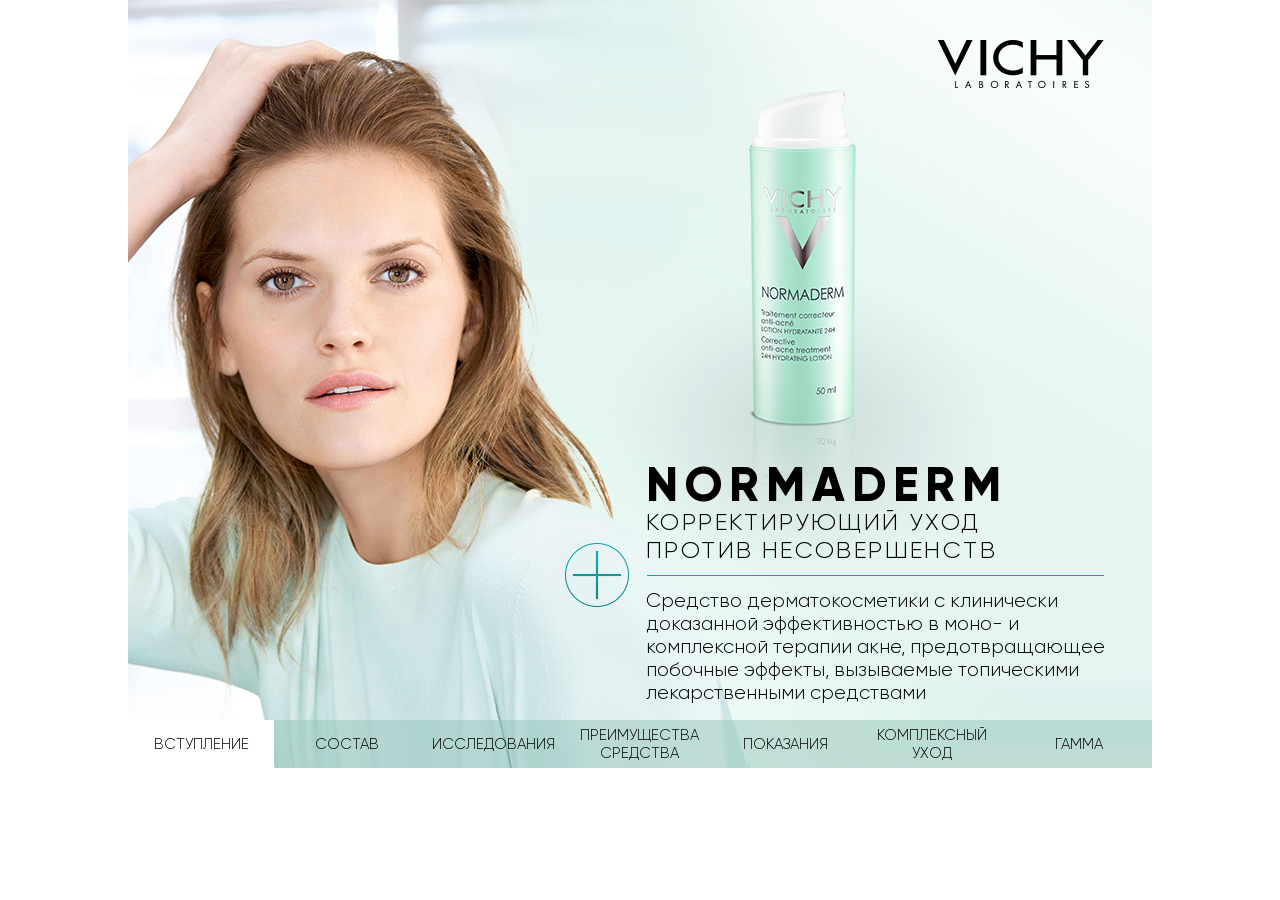
<file: index.html>
<!DOCTYPE html>
<html xmlns="http://www.w3.org/1999/xhtml">
<head>
    <meta charset="utf-8"/>
    <title></title>
    <link rel="stylesheet" href="css/style.css" type="text/css" media="screen, projection"/>
    <link rel="stylesheet" href="css/animate.css" type="text/css" media="screen, projection"/>
    <script type="text/javascript" src="js/app.js"></script>
    <script type="text/javascript" src="js/script.js"></script>
</head>

<body>
<div id="page">
    <div class="main-m">
        <li class="ac"><a href="index.html"><span>вступление</span></a></li>
        <li><a href="02/index.html"><span>состав</span></a></li>
        <li><a href="03/index.html"><span>исследования</span></a></li>
        <li><a href="04/index.html"><span>преимущества<br>средства</span></a></li>
        <li><a href="05/index.html"><span>показания</span></a></li>
        <li><a href="06/index.html"><span>комплексный<br>уход</span></a></li>
        <li><a href="07/index.html"><span>гамма</span></a></li>
    </div>
    <div class="bb sld1">
        <div class="s0">
            <div class="text1">
                <p class="bold48">NORMADERM</p>
                <p class="light24">КОРРЕКТИРУЮЩИЙ УХОД <br>ПРОТИВ НЕСОВЕРШЕНСТВ</p>
                <p class="light20">Средство дерматокосметики с клинически <br>доказанной эффективностью  в моно- и <br>
                    комплексной терапии акне, предотвращающее <br>побочные эффекты, вызываемые топическими <br>лекарственными средствами ​</p>
            </div>
            <div class="plus">
            </div>
        </div>
        <div class="s1">
            <p class="title1 light28">Сколько у Вас пациентов <br>в неделю с акне?</p>
            <div class="title2">
                <p><span class="bold32">NORMADERM </span><span class="light32">КОРРЕКТИРУЮЩИЙ УХОД</span></p>
                <p class="light18">СРЕДСТВО ДЕРМАТОКОСМЕТИКИ С КЛИНИЧЕСКИ ДОКАЗАННОЙ <br>
                ЭФФЕКТИВНОСТЬЮ  В МОНО- И КОМПЛЕКСНОЙ ТЕРАПИИ АКНЕ, <br>
                ПРЕДОТВРАЩАЮЩЕЕ ПОБОЧНЫЕ ЭФФЕКТЫ, ВЫЗЫВАЕМЫЕ ТОПИЧЕСКИМИ <br>ЛЕКАРСТВЕННЫМИ СРЕДСТВАМИ ​</p>
            </div>
            
            <ul class="list">
                <li class="li1 bold16">Пациенты с легкой <br>степенью акне​</li>
                <li class="li2 bold16">Пациенты с акне средней <br>степени тяжести, <br>с назначением топических <br>лекарственных средств​</li>
                <li class="li3 bold16">Пациенты, завершившие <br>курс лекарственной <br>терапии​</li>
            </ul>
            <div class="scale"></div>
            <div class="range-plus"></div>
            <input type="range" min="0" max="40" step="10" value="0" id="range1" class="sl2Range">
            <div id="slider"></div>
            <div class="lotion"></div>
            <div class="x"></div>
        </div>
    </div>
</div>
</body>
</html>
</file>
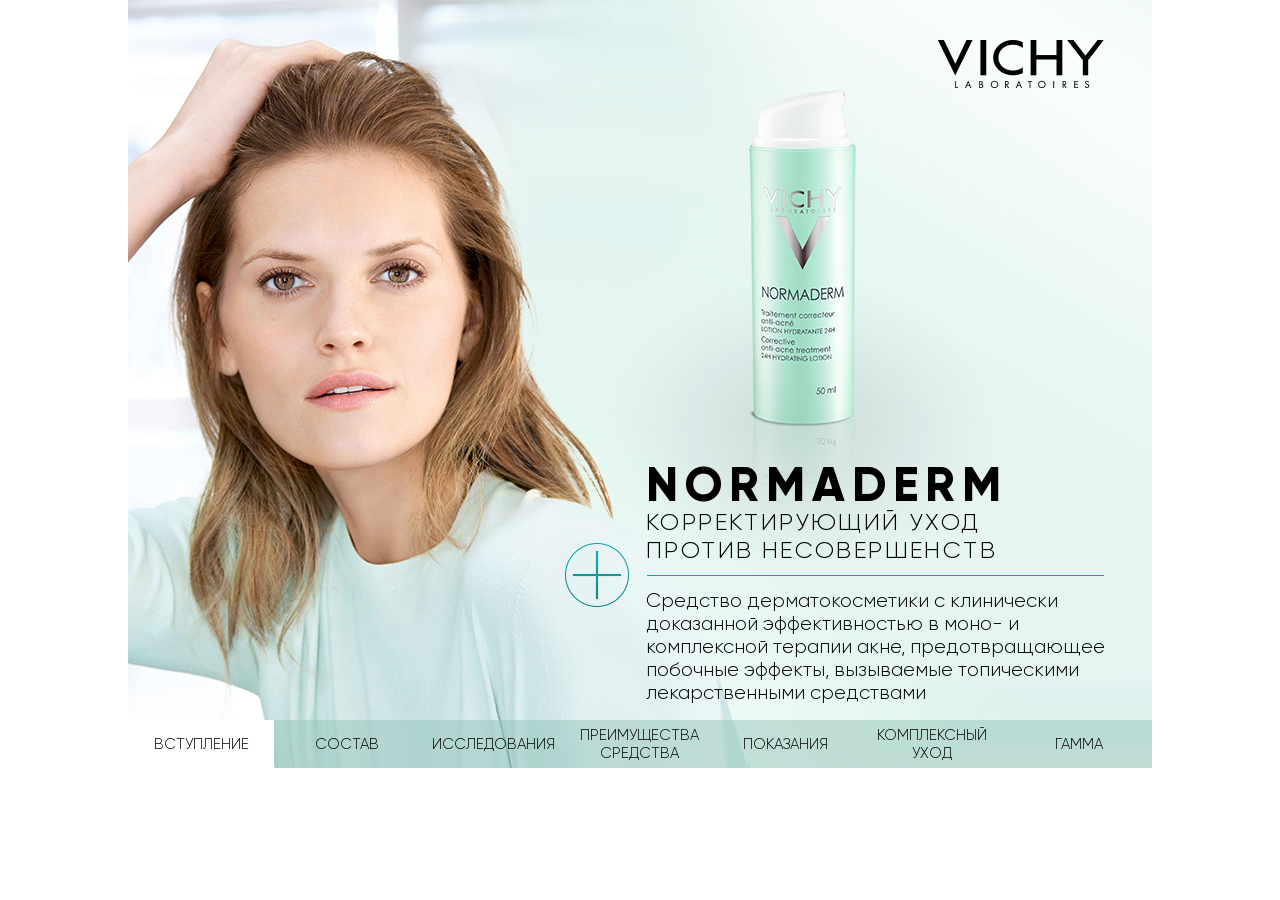
<file: 01/index.html>
<!DOCTYPE html>
<html xmlns="http://www.w3.org/1999/xhtml">
<head>
    <meta charset="utf-8"/>
    <title></title>
    <link rel="stylesheet" href="../css/style.css" type="text/css" media="screen, projection"/>
    <link rel="stylesheet" href="../css/animate.css" type="text/css" media="screen, projection"/>
    <script type="text/javascript" src="../js/app.js"></script>
    <script type="text/javascript" src="../js/script.js"></script>
</head>

<body>
<div id="page">
    <div class="main-m">
        <li class="ac"><a href="javascript:changePage(1)"><span>вступление</span></a></li>
        <li><a href="javascript:changePage(2)"><span>состав</span></a></li>
        <li><a href="javascript:changePage(3)"><span>исследования</span></a></li>
        <li><a href="javascript:changePage(4)"><span>преимущества<br>средства</span></a></li>
        <li><a href="javascript:changePage(5)"><span>показания</span></a></li>
        <li><a href="javascript:changePage(6)"><span>комплексный<br>уход</span></a></li>
        <li><a href="javascript:changePage(7)"><span>гамма</span></a></li>
    </div>
    <div class="bb sld1">
        <div class="s0">
            <div class="text1">
                <p class="bold48">NORMADERM</p>
                <p class="light24">КОРРЕКТИРУЮЩИЙ УХОД <br>ПРОТИВ НЕСОВЕРШЕНСТВ</p>
                <p class="light20">Средство дерматокосметики с клинически <br>доказанной эффективностью  в моно- и <br>
                    комплексной терапии акне, предотвращающее <br>побочные эффекты, вызываемые топическими <br>лекарственными средствами ​</p>
            </div>
            <div class="plus">
            </div>
        </div>
        <div class="s1">
            <p class="title1 light28">Сколько у Вас пациентов <br>в неделю с акне?</p>
            <div class="title2">
                <p><span class="bold32">NORMADERM </span><span class="light32">КОРРЕКТИРУЮЩИЙ УХОД</span></p>
                <p class="light18">СРЕДСТВО ДЕРМАТОКОСМЕТИКИ С КЛИНИЧЕСКИ ДОКАЗАННОЙ <br>
                ЭФФЕКТИВНОСТЬЮ  В МОНО- И КОМПЛЕКСНОЙ ТЕРАПИИ АКНЕ, <br>
                ПРЕДОТВРАЩАЮЩЕЕ ПОБОЧНЫЕ ЭФФЕКТЫ, ВЫЗЫВАЕМЫЕ ТОПИЧЕСКИМИ <br>ЛЕКАРСТВЕННЫМИ СРЕДСТВАМИ ​</p>
            </div>
            
            <ul class="list">
                <li class="li1 bold16">Пациенты с легкой <br>степенью акне​</li>
                <li class="li2 bold16">Пациенты с акне средней <br>степени тяжести, <br>с назначением топических <br>лекарственных средств​</li>
                <li class="li3 bold16">Пациенты, завершившие <br>курс лекарственной <br>терапии​</li>
            </ul>
            <div class="scale"></div>
            <div class="range-plus"></div>
            <input type="range" min="0" max="40" step="10" value="0" id="range1" class="sl2Range">
            <div id="slider"></div>
            <div class="lotion"></div>
            <div class="x"></div>
        </div>
    </div>
</div>
</body>
</html>
</file>
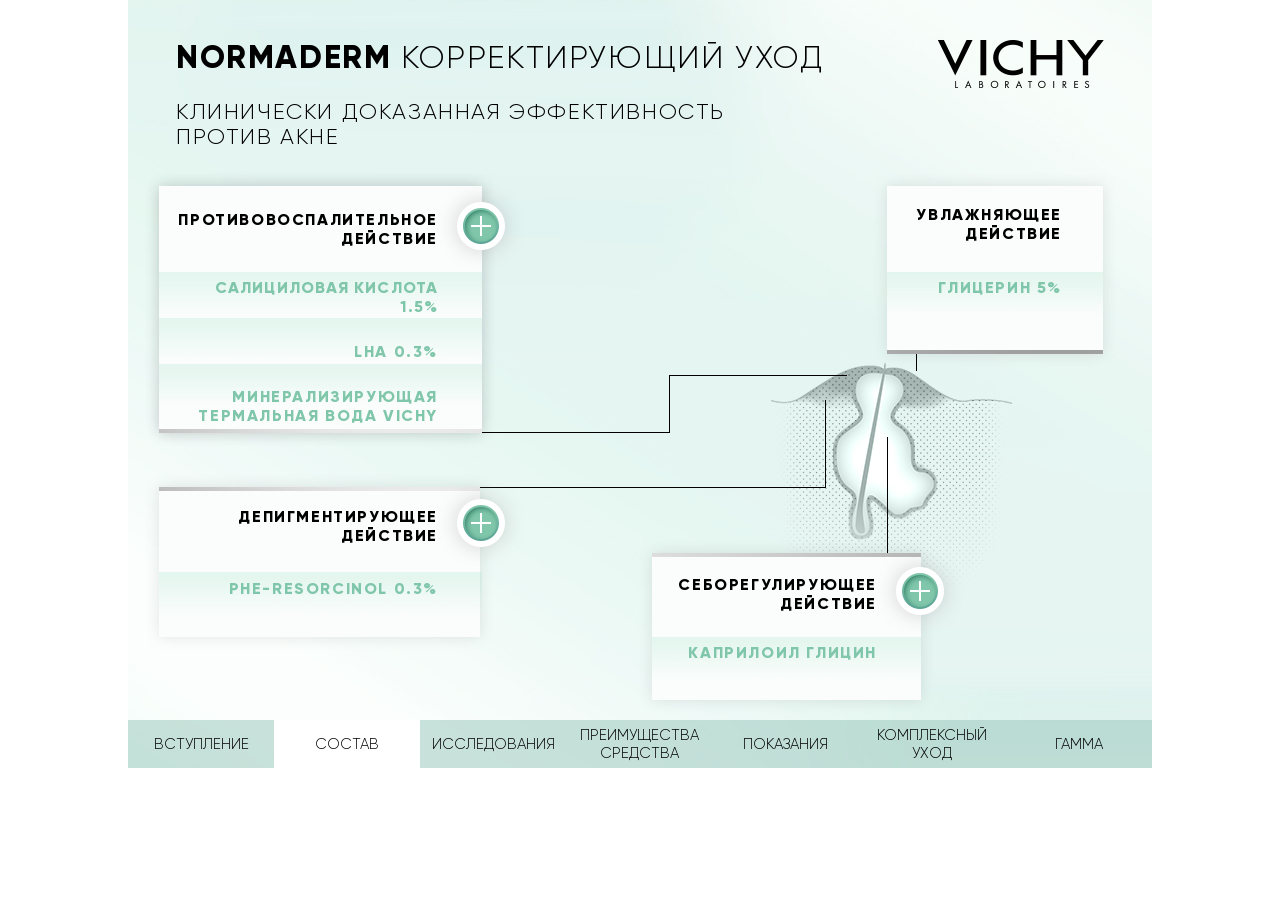
<file: 02/index.html>
<!DOCTYPE html>
<html xmlns="http://www.w3.org/1999/xhtml">
<head>
    <meta charset="utf-8"/>
    <title></title>
    <link rel="stylesheet" href="../css/style.css" type="text/css" media="screen, projection"/>
    <link rel="stylesheet" href="../css/animate.css" type="text/css" media="screen, projection"/>
    <script type="text/javascript" src="../js/app.js"></script>
    <script type="text/javascript" src="../js/script.js"></script>
</head>

<body>
<div id="page">
    <div class="main-m">
        <li><a href="../index.html"><span>вступление</span></a></li>
        <li class="ac"><a href="index.html"><span>состав</span></a></li>
        <li><a href="../03/index.html"><span>исследования</span></a></li>
        <li><a href="../04/index.html"><span>преимущества<br>средства</span></a></li>
        <li><a href="../05/index.html"><span>показания</span></a></li>
        <li><a href="../06/index.html"><span>комплексный<br>уход</span></a></li>
        <li><a href="../07/index.html"><span>гамма</span></a></li>
    </div>
    <div class="bb sld2">
        <div class="text1">
            <p><span class="bold32">NORMADERM </span><span class="light32">КОРРЕКТИРУЮЩИЙ УХОД</span></p>
            <p class="light22">КЛИНИЧЕСКИ ДОКАЗАННАЯ ЭФФЕКТИВНОСТЬ <br>ПРОТИВ АКНЕ​</p>
        </div>

        
        <div class="rect-1"></div>
        <ul class="list1">
            <li class="plus"></li>
            <li class="li1 bold16">ПРОТИВОВОСПАЛИТЕЛЬНОЕ<br>ДЕЙСТВИ​Е</li>
            <li class="li2 bold16 green">САЛИЦИЛОВАЯ КИСЛОТА 1.5%</li>
            <li class="li3 bold16 green">LHA 0.3%</li>
            <li class="li4 bold16 green">МИНЕРАЛИЗИРУЮЩАЯ<br>ТЕРМАЛЬНАЯ ВОДА VICHY</li>
        </ul>
        <div class="popup1">
            <ul class="popup-list">
                <li class="li1 light16">Ингибирует синтез <br>провоспалительных цитокинов​</li>
                <li class="li2 light16">Антибактериальное действие <br>на P.acnes​</li>
                <li class="li3 light16">Снижение продукцию <br>субстанции P​</li>
            </ul>
        </div>

        <ul class="list2">
            <li class="plus"></li>
            <li class="li1 bold16">ДЕПИГМЕНТИРУЮЩЕЕ<br>ДЕЙСТВИЕ</li>
            <li class="li2 bold16 green">PHE-RESORCINOL 0.3%</li>
        </ul>
        <div class="popup2">
            <ul class="popup-list">
                <li class="li1 light16">Ингибирует <br>тирозиназу​</li>
            </ul>
        </div>

        <ul class="list3">
            <li class="plus"></li>
            <li class="li1 bold16">СЕБОРЕГУЛИРУЮЩЕЕ<br>ДЕЙСТВИЕ</li>
            <li class="li2 bold16 green">КАПРИЛОИЛ ГЛИЦИН</li>
        </ul>
        <div class="popup3">
            <ul class="popup-list">
                <li class="li1 light16">Снижает экспрессию <br>5-альфа редуктазы</li>
            </ul>
        </div>

        <ul class="list4">
            <li class="li1 bold16">УВЛАЖНЯЮЩЕЕ<br>ДЕЙСТВИЕ​</li>
            <li class="li2 bold16 green">Глицерин 5%​</li>
        </ul>
    </div>
</div>
</body>
</html>
</file>
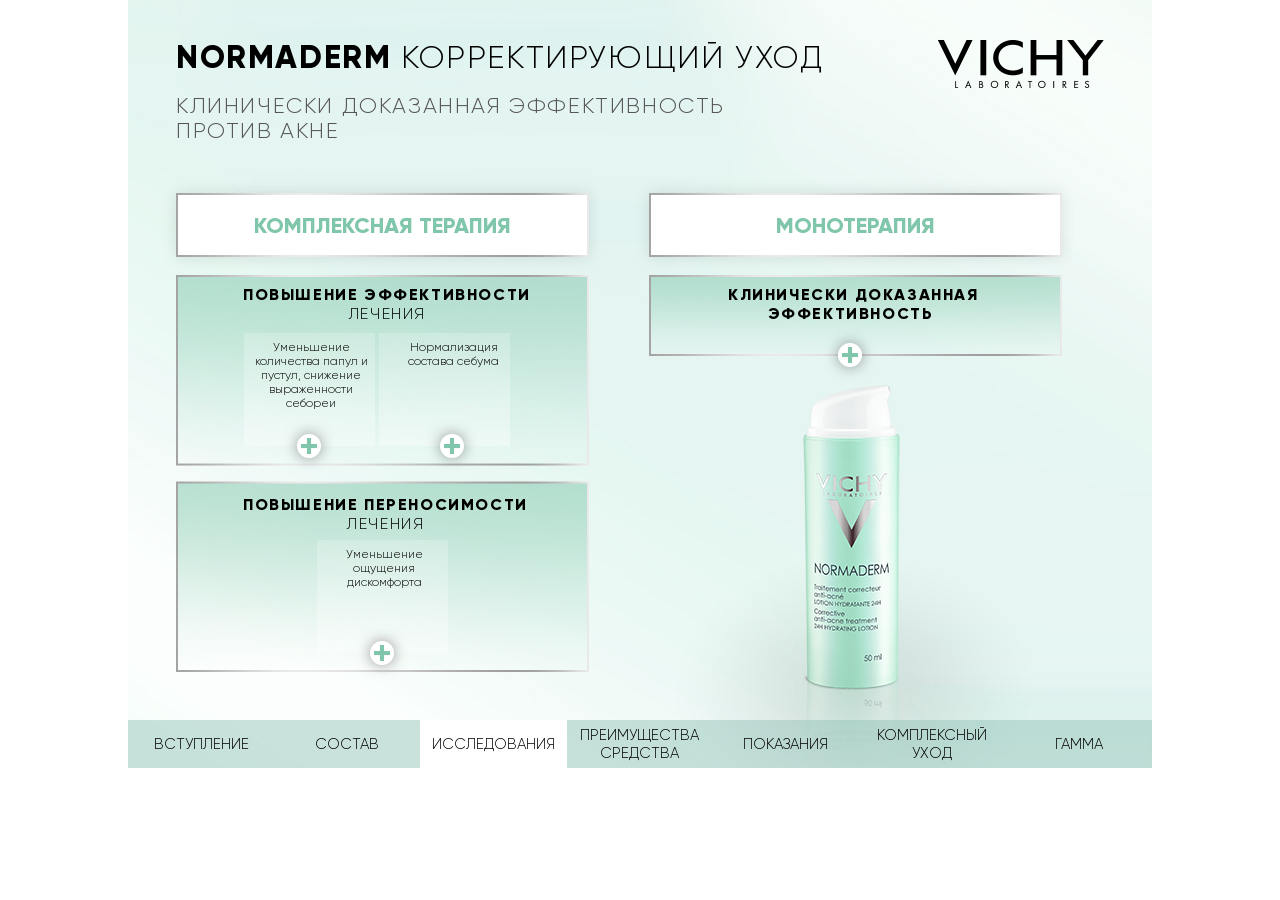
<file: 03/index.html>
<!DOCTYPE html>
<html xmlns="http://www.w3.org/1999/xhtml">
<head>
    <meta charset="utf-8"/>
    <title></title>
    <link rel="stylesheet" href="../css/style.css" type="text/css" media="screen, projection"/>
    <link rel="stylesheet" href="../css/animate.css" type="text/css" media="screen, projection"/>
    <script type="text/javascript" src="../js/app.js"></script>
    <script type="text/javascript" src="../js/script.js"></script>
</head>

<body>
<div id="page">
    <div class="main-m">
        <li><a href="../index.html"><span>вступление</span></a></li>
        <li><a href="../02/index.html"><span>состав</span></a></li>
        <li class="ac"><a href="index.html"><span>исследования</span></a></li>
        <li><a href="../04/index.html"><span>преимущества<br>средства</span></a></li>
        <li><a href="../05/index.html"><span>показания</span></a></li>
        <li><a href="../06/index.html"><span>комплексный<br>уход</span></a></li>
        <li><a href="../07/index.html"><span>гамма</span></a></li>
    </div>
    <div class="bb sld3">
        <div class="bb s0">
            <div class="text1">
                <p><span class="bold32">NORMADERM </span><span class="light32">КОРРЕКТИРУЮЩИЙ УХОД</span></p>
                <p class="light22">КЛИНИЧЕСКИ ДОКАЗАННАЯ ЭФФЕКТИВНОСТЬ <br>ПРОТИВ АКНЕ​</p>
            </div>

            <div class="button button-c"><p class="bold22 green">КОМПЛЕКСНАЯ ТЕРАПИЯ​</p></div>
            <div class="button button-m"><p class="bold22 green">МОНОТЕРАПИЯ</p></div>

            <div class="block block-1">
                <p class="title"><span class="bold16">ПОВЫШЕНИЕ ЭФФЕКТИВНОСТИ</span><br><span class="light16">ЛЕЧЕНИЯ</span></p>
                <div class="bl-item bl-item-left">
                    <p class="text">Уменьшение <br>количества папул и <br>пустул, снижение <br>выраженности <br>себореи​</p>
                    <div class="plus plus-1"></div>
                </div>
                <div class="bl-item bl-item-right">
                    <p class="text">Нормализация <br>состава себума</p>
                    <div class="plus plus-2"></div>
                </div>
            </div>

            <div class="block block-2">
                <p class="title"><span class="bold16">ПОВЫШЕНИЕ ПЕРЕНОСИМОСТИ</span><br><span class="light16">ЛЕЧЕНИЯ</span></p>
                <div class="bl-item bl-item-center">
                    <p class="text">Уменьшение <br>ощущения <br>дискомфорта​​</p>
                    <div class="plus plus-3"></div>
                </div>
            </div>

            <div class="block block-3">
                <p class="title"><span class="bold16">Клинически доказанная <br>эффективность ​</span></p>
                <div class="bl-item bl-item-center">
                    <div class="plus plus-4"></div>
                </div>
            </div>
            
            <div class="lotion"></div>
        </div>

        <div class="bb s1">
            <div class="text1">
                <p><span class="bold32">NORMADERM </span><span class="light32">КОРРЕКТИРУЮЩИЙ УХОД</span></p>
                <p class="light22">ПОВЫШАЕТ ЭФФЕКТИВНОСТЬ КОМПЛЕКСНОЙ ТЕРАПИИ​​</p>
            </div>

            <div class="x"></div>
            <div class="button button-on"><p class="light18">Уменьшение количества папул и пустул​</p></div>
            <div class="button button-off"><p class="light18">Снижение выраженности себореи​</p></div>

            <div class="scale"></div>
            <p class="scale-sub">Количество элементов</p>

            <div class="graph graph-1">
                <div class="rect-full"></div>
                <div class="gr-item">
                    <div class="col col-1 col-e"></div>
                    <div class="rect rect-1 rect-f"></div>
                </div>
                <p class="number violet">-68<span>%</span></p>
                <p class="subtitle violet bold16">ГРУППА А</p>
            </div>
            <div class="graph graph-2">
                <div class="rect-full"></div>
                <div class="gr-item">
                    <div class="col col-2 col-e"></div>
                    <div class="rect rect-2 rect-f"></div>
                </div>
                <p class="number grey">-76<span>%</span></p>
                <p class="subtitle grey bold16">ГРУППА B</p>
            </div>
            <div class="graph graph-3">
                <div class="rect-full"></div>
                <div class="gr-item">
                    <div class="col col-3 col-e"></div>
                    <div class="rect rect-3 rect-f"></div>
                </div>
                <p class="number blue">-75<span>%</span></p>
                <p class="subtitle blue bold16">ГРУППА C</p>
            </div>
            <div class="rects-l"></div>
            <div class="p"></div>
            <div class="loupe"></div>

            <div class="protocol">
                <div class="popup">

                    <div class="text2">
                        <p class="title bold22">ПРОТОКОЛ ИССЛЕДОВАНИЯ</p>
                        <p class="row">Комплексная терапия акне препаратам адапалена 0,1% + бензоил пероксида 2,5% 
                            <br>в ассоциации с Normaderm Корректирующим уходом</p>
                        <p class="row bold18">Использование Normaderm Корректирующий уход 1 раз в сутки </p>
                        <p class="row"><span class="bold18">300 женщин</span> с акне II и III степени тяжести</p>
                        <p class="row">Продолжительность - 90 дней</p>
                        <p class="row">Дерматологическая оценка посредством подсчета количества элементов​</p>
                    </div>

                    <div class="group group-a violet">
                        <p class="name bold18">ГРУППА А</p>
                        <p class="meds">АДАПАЛЕН 0,1% + БЕНЗОИЛ ПЕРОКСИД 2,5%</p>
                        <p class="time">КАЖДЫЙ ВЕЧЕР</p>
                    </div>
                    <div class="group group-b grey">
                        <p class="name bold18">ГРУППА В</p>
                        <p class="meds">АДАПАЛЕН 0,1% + БЕНЗОИЛ ПЕРОКСИД 2,5%</p>
                        <p class="meds meds-2">NORMADERM КОРРЕКТИРУЮЩИЙ УХОД</p>
                        <p class="time">ЧЕРЕЗ ДЕНЬ ВЕЧЕРОМ</p>
                        <p class="time time-2">КАЖДОЕ УТРО</p>
                    </div>
                    <div class="group group-c blue">
                        <p class="name bold18">ГРУППА С</p>
                        <p class="meds">АДАПАЛЕН 0,1% + БЕНЗОИЛ ПЕРОКСИД 2,5%</p>
                        <p class="meds meds-2">NORMADERM КОРРЕКТИРУЮЩИЙ УХОД</p>
                        <p class="time">КАЖДЫЙ ВЕЧЕР</p>
                        <p class="time time-2">КАЖДОЕ УТРО</p>
                    </div>
                    <div class="pr-x"></div>
                </div>
                
            </div>
        </div>

        

        <div class="bb s2">
            <div class="text1">
                <p><span class="bold32">NORMADERM </span><span class="light32">КОРРЕКТИРУЮЩИЙ УХОД</span></p>
                <p class="light22">ПОВЫШАЕТ ЭФФЕКТИВНОСТЬ КОМПЛЕКСНОЙ ТЕРАПИИ​​</p>
            </div>

            <div class="x"></div>
            <div class="button button-off"><p class="light18">Уменьшение количества папул и пустул​</p></div>
            <div class="button button-on"><p class="light18">Снижение выраженности себореи​</p></div>

            <div class="scale"></div>
            <p class="scale-sub">Выработка себума</p>

            <div class="graph graph-1">
                <div class="rect-full"></div>
                <div class="gr-item">
                    <div class="col col-1 col-e"></div>
                    <div class="rect rect-1 rect-f"></div>
                </div>
                <p class="number violet">-50<span>%</span></p>
                <p class="subtitle violet bold16">ГРУППА А</p>
            </div>
            <div class="graph graph-2">
                <div class="rect-full"></div>
                <div class="gr-item">
                    <div class="col col-2 col-e"></div>
                    <div class="rect rect-2 rect-f"></div>
                </div>
                <p class="number grey">-62<span>%</span></p>
                <p class="subtitle grey bold16">ГРУППА B</p>
            </div>
            <div class="graph graph-3">
                <div class="rect-full"></div>
                <div class="gr-item">
                    <div class="col col-3 col-e"></div>
                    <div class="rect rect-3 rect-f"></div>
                </div>
                <p class="number blue">-60<span>%</span></p>
                <p class="subtitle blue bold16">ГРУППА C</p>
            </div>

            <div class="rects-l"></div>
            <div class="p"></div>
            <div class="loupe"></div>

            <div class="protocol">
                <div class="popup">

                    <div class="text2">
                        <p class="title bold22">ПРОТОКОЛ ИССЛЕДОВАНИЯ</p>
                        <p class="row">Комплексная терапия акне препаратам адапалена 0,1% + бензоил пероксида 2,5% 
                            <br>в ассоциации с Normaderm Корректирующим уходом</p>
                        <p class="row bold18">Использование Normaderm Корректирующий уход 1 раз в сутки </p>
                        <p class="row"><span class="bold18">300 женщин</span> с акне II и III степени тяжести</p>
                        <p class="row">Продолжительность - 90 дней</p>
                        <p class="row">Дерматологическая оценка методом себуметрии​</p>
                    </div>

                    <div class="group group-a violet">
                        <p class="name bold18">ГРУППА А</p>
                        <p class="meds">АДАПАЛЕН 0,1% + БЕНЗОИЛ ПЕРОКСИД 2,5%</p>
                        <p class="time">КАЖДЫЙ ВЕЧЕР</p>
                    </div>
                    <div class="group group-b grey">
                        <p class="name bold18">ГРУППА В</p>
                        <p class="meds">АДАПАЛЕН 0,1% + БЕНЗОИЛ ПЕРОКСИД 2,5%</p>
                        <p class="meds meds-2">NORMADERM КОРРЕКТИРУЮЩИЙ УХОД</p>
                        <p class="time">ЧЕРЕЗ ДЕНЬ ВЕЧЕРОМ</p>
                        <p class="time time-2">КАЖДОЕ УТРО</p>
                        <div class="bottle"></div>
                    </div>
                    <div class="group group-c blue">
                        <p class="name bold18">ГРУППА С</p>
                        <p class="meds">АДАПАЛЕН 0,1% + БЕНЗОИЛ ПЕРОКСИД 2,5%</p>
                        <p class="meds meds-2">NORMADERM КОРРЕКТИРУЮЩИЙ УХОД</p>
                        <p class="time">КАЖДЫЙ ВЕЧЕР</p>
                        <p class="time time-2">КАЖДОЕ УТРО</p>
                        <div class="bottle"></div>
                    </div>

                    <div class="pr-x"></div>
                </div>
            </div>

        </div>

        

        <div class="bb s3">
            <div class="text1">
                <p><span class="bold32">NORMADERM </span><span class="light32">КОРРЕКТИРУЮЩИЙ УХОД</span></p>
                <p class="light22">УЛУЧШЕНИЕ СОСТАВА СЕБУМА​</p>
            </div>

            <div class="block block-1">
                <span class="arrow">↓</span><p class="ttl bold18">СКВАЛЕН И СКВАЛЕН ПЕРОКСИД</p>
                <p class="descr">Улучшение реологии себума</p>​
                <div class="plus"></div>
            </div>
            <div class="block block-2">
                <span class="arrow">↓</span><p class="ttl bold18">СВОБОДНЫЕ ЖИРНЫЕ КИСЛОТЫ</p>
                <p class="descr">Восстановление pH кожи</p>​
                <div class="plus"></div>
            </div>
            <div class="block block-3">
                <span class="arrow">↓</span><p class="ttl bold18">ГЛИЦЕРИДЫ</p>
                <p class="descr">Повышение защитной функции кожи</p>​
                <div class="plus"></div>
            </div>

            <div class="x"></div>
            <div class="p"></div>

            <div class="protocol">
                <div class="popup">

                    <div class="text2">
                        <p class="title bold22">ПРОТОКОЛ ИССЛЕДОВАНИЯ</p>
                        <p class="row">Комплексная терапия акне препаратам адапалена 0,1% + бензоил пероксида 2,5% 
                            <br>в ассоциации с Normaderm Корректирующим уходом</p>
                        <p class="row bold18">Использование Normaderm Корректирующий уход 1 раз в сутки </p>
                        <p class="row"><span class="bold18">300 женщин</span> с акне II и III степени тяжести</p>
                        <p class="row">Продолжительность - 90 дней</p>
                        <p class="row">Инструментальный тест оценки качественного состава себума методом центрифугирования <br>и последующего электрофореза. ​​</p>
                    </div>

                    <div class="group group-a violet">
                        <p class="name bold18">ГРУППА А</p>
                        <p class="meds">АДАПАЛЕН 0,1% + БЕНЗОИЛ ПЕРОКСИД 2,5%</p>
                        <p class="time">КАЖДЫЙ ВЕЧЕР</p>
                    </div>
                    <div class="group group-b grey">
                        <p class="name bold18">ГРУППА В</p>
                        <p class="meds">АДАПАЛЕН 0,1% + БЕНЗОИЛ ПЕРОКСИД 2,5%</p>
                        <p class="meds meds-2">NORMADERM КОРРЕКТИРУЮЩИЙ УХОД</p>
                        <p class="time">ЧЕРЕЗ ДЕНЬ ВЕЧЕРОМ</p>
                        <p class="time time-2">КАЖДОЕ УТРО</p>
                        <div class="bottle"></div>
                    </div>
                    <div class="group group-c blue">
                        <p class="name bold18">ГРУППА С</p>
                        <p class="meds">АДАПАЛЕН 0,1% + БЕНЗОИЛ ПЕРОКСИД 2,5%</p>
                        <p class="meds meds-2">NORMADERM КОРРЕКТИРУЮЩИЙ УХОД</p>
                        <p class="time">КАЖДЫЙ ВЕЧЕР</p>
                        <p class="time time-2">КАЖДОЕ УТРО</p>
                        <div class="bottle"></div>
                    </div>

                    <div class="pr-x"></div>
                </div>
                
            </div>
        </div>

        <div class="bb s3-1">
            <div class="text1">
                <p><span class="bold32">NORMADERM </span><span class="light32">КОРРЕКТИРУЮЩИЙ УХОД</span></p>
                <p class="light22">СНИЖЕНИЕ УРОВНЯ СКВАЛЕНА И СКВАЛЕН ПЕРОКСИДА​</p>
            </div>

            <div class="head">
                <p class="title title-1">СКВАЛЕН</p>
                <p class="title title-2">СКВАЛЕН ПЕРОКСИД</p>
            </div>

            <div class="table table-left">
                <div class="graph graph-1 violet">
                    <div class="gr-item gr-item-0">
                        <div class="col col-0 col-e"></div>
                        <div class="rect rect-0 rect-f"></div>
                    </div>
                    <div class="gr-item gr-item-1">
                        <div class="col col-1 col-e"></div>
                        <div class="rect rect-1 rect-f"></div>
                    </div>
                    <p class="number violet">-19<span>%</span></p>
                    <p class="subtitle violet bold16">ГРУППА А</p>
                </div>
                <div class="graph graph-2 grey">
                    <div class="gr-item gr-item-2">
                        <div class="col col-2 col-e"></div>
                        <div class="rect rect-2 rect-f"></div>
                    </div>
                    <div class="gr-item gr-item-3">
                        <div class="col col-3 col-e"></div>
                        <div class="rect rect-3 rect-f"></div>
                    </div>
                    <p class="number grey">-30<span>%</span></p>
                    <p class="subtitle grey bold16">ГРУППА B</p>
                </div>
                <div class="graph graph-3 blue">
                    <div class="gr-item gr-item-4">
                        <div class="col col-4 col-e"></div>
                        <div class="rect rect-4 rect-f"></div>
                    </div>
                    <div class="gr-item gr-item-5">
                        <div class="col col-5 col-e"></div>
                        <div class="rect rect-5 rect-f"></div>
                    </div>
                    <p class="number blue">-30<span>%</span></p>
                    <p class="subtitle blue bold16">ГРУППА C</p>
                </div>
                <div class="loupe"></div>
            </div>

            <div class="table table-right">
                <div class="graph graph-1 violet">
                    <div class="gr-item gr-item-0">
                        <div class="col col-0 col-e"></div>
                        <div class="rect rect-0 rect-f"></div>
                    </div>
                    <div class="gr-item gr-item-1">
                        <div class="col col-1 col-e"></div>
                        <div class="rect rect-1 rect-f"></div>
                    </div>
                    <p class="number violet">-28<span>%</span></p>
                    <p class="subtitle violet bold16">ГРУППА А</p>
                </div>
                <div class="graph graph-2 grey">
                    <div class="gr-item gr-item-2">
                        <div class="col col-2 col-e"></div>
                        <div class="rect rect-2 rect-f"></div>
                    </div>
                    <div class="gr-item gr-item-3">
                        <div class="col col-3 col-e"></div>
                        <div class="rect rect-3 rect-f"></div>
                    </div>
                    <p class="number grey">-37<span>%</span></p>
                    <p class="subtitle grey bold16">ГРУППА B</p>
                </div>
                <div class="graph graph-3 blue">
                    <div class="gr-item gr-item-4">
                        <div class="col col-4 col-e"></div>
                        <div class="rect rect-4 rect-f"></div>
                    </div>
                    <div class="gr-item gr-item-5">
                        <div class="col col-5 col-e"></div>
                        <div class="rect rect-5 rect-f"></div>
                    </div>
                    <p class="number blue">-35<span>%</span></p>
                    <p class="subtitle blue bold16">ГРУППА C</p>
                </div>
                <div class="loupe"></div>
            </div>

            <div class="rects-l"></div>
            <div class="x"></div>
        </div>

        <div class="bb s3-2">
            <div class="text1">
                <p><span class="bold32">NORMADERM </span><span class="light32">КОРРЕКТИРУЮЩИЙ УХОД</span></p>
                <p class="light22">СНИЖЕНИЕ УРОВНЯ СВОБОДНЫХ ЖИРНЫХ КИСЛОТ​</p>
            </div>

            <div class="table">
                <div class="graph graph-1 violet">
                    <div class="gr-item gr-item-0">
                        <div class="col col-0 col-e"></div>
                        <div class="rect rect-0 rect-f"></div>
                    </div>
                    <div class="gr-item gr-item-1">
                        <div class="col col-1 col-e"></div>
                        <div class="rect rect-1 rect-f"></div>
                    </div>
                    <p class="number violet">-16<span>%</span></p>
                    <p class="subtitle violet bold16">ГРУППА А</p>
                </div>
                <div class="graph graph-2 grey">
                    <div class="gr-item gr-item-2">
                        <div class="col col-2 col-e"></div>
                        <div class="rect rect-2 rect-f"></div>
                    </div>
                    <div class="gr-item gr-item-3">
                        <div class="col col-3 col-e"></div>
                        <div class="rect rect-3 rect-f"></div>
                    </div>
                    <p class="number grey">-30<span>%</span></p>
                    <p class="subtitle grey bold16">ГРУППА B</p>
                </div>
                <div class="graph graph-3 blue">
                    <div class="gr-item gr-item-4">
                        <div class="col col-4 col-e"></div>
                        <div class="rect rect-4 rect-f"></div>
                    </div>
                    <div class="gr-item gr-item-5">
                        <div class="col col-5 col-e"></div>
                        <div class="rect rect-5 rect-f"></div>
                    </div>
                    <p class="number blue">-29<span>%</span></p>
                    <p class="subtitle blue bold16">ГРУППА C</p>
                </div>
                <div class="loupe"></div>
            </div>
            
            <div class="rects-l"></div>
            <div class="x"></div>
        </div>

        <div class="bb s3-3">
            <div class="text1">
                <p><span class="bold32">NORMADERM </span><span class="light32">КОРРЕКТИРУЮЩИЙ УХОД</span></p>
                <p class="light22">СНИЖЕНИЕ УРОВНЯ ГЛИЦЕРИДОВ​</p>
            </div>

            <div class="table">
                <div class="graph graph-1 violet">
                    <div class="gr-item gr-item-0">
                        <div class="col col-0 col-e"></div>
                        <div class="rect rect-0 rect-f"></div>
                    </div>
                    <div class="gr-item gr-item-1">
                        <div class="col col-1 col-e"></div>
                        <div class="rect rect-1 rect-f"></div>
                    </div>
                    <p class="number violet">-17<span>%</span></p>
                    <p class="subtitle violet bold16">ГРУППА А</p>
                </div>
                <div class="graph graph-2 grey">
                    <div class="gr-item gr-item-2">
                        <div class="col col-2 col-e"></div>
                        <div class="rect rect-2 rect-f"></div>
                    </div>
                    <div class="gr-item gr-item-3">
                        <div class="col col-3 col-e"></div>
                        <div class="rect rect-3 rect-f"></div>
                    </div>
                    <p class="number grey">-22<span>%</span></p>
                    <p class="subtitle grey bold16">ГРУППА B</p>
                </div>
                <div class="graph graph-3 blue">
                    <div class="gr-item gr-item-4">
                        <div class="col col-4 col-e"></div>
                        <div class="rect rect-4 rect-f"></div>
                    </div>
                    <div class="gr-item gr-item-5">
                        <div class="col col-5 col-e"></div>
                        <div class="rect rect-5 rect-f"></div>
                    </div>
                    <p class="number blue">-23<span>%</span></p>
                    <p class="subtitle blue bold16">ГРУППА C</p>
                </div>
                <div class="loupe"></div>

            </div>
            
            <div class="rects-l"></div>
            <div class="x"></div>
        </div>

        <div class="bb s4">

            <div class="text1">
                <p><span class="bold32">NORMADERM </span><span class="light32">КОРРЕКТИРУЮЩИЙ УХОД</span></p>
                <p class="light22">КЛИНИЧЕСКИ ДОКАЗАННАЯ ЭФФЕКТИВНОСТЬ <br>МОНОТЕРАПИИ</p>
            </div>

            <ul class="scale-subs bold18">
                <li class="li1">Папулы</li>
                <li class="li2">Пустулы</li>
                <li class="li3">Застойные пятна</li>
                <li class="li4">Продукция себума</li>
                <li class="li5">Размер устьев<br>сально-волосяных<br>фолликулов</li>
            </ul>
            <div class="table">
                <div class="gr-item gr-item-0">
                    <div class="col col-0 col-e"></div>
                    <div class="rect rect-0 rect-f"></div>
                    <p class="number">-75<span>%</span></p>
                </div>
                <div class="gr-item gr-item-1">
                    <div class="col col-1 col-e"></div>
                    <div class="rect rect-1 rect-f"></div>
                    <p class="number">-73<span>%</span></p>
                </div>
                
                <div class="gr-item gr-item-2">
                    <div class="col col-2 col-e"></div>
                    <div class="rect rect-2 rect-f"></div>
                    <p class="number">-27<span>%</span></p>
                </div>
                <div class="gr-item gr-item-3">
                    <div class="col col-3 col-e"></div>
                    <div class="rect rect-3 rect-f"></div>
                    <p class="number">-25<span>%</span></p>
                </div>

                <div class="gr-item gr-item-4">
                    <div class="col col-4 col-e"></div>
                    <div class="rect rect-4 rect-f"></div>
                    <p class="number">-14<span>%</span></p>
                </div>
            </div>
            
            <div class="p"></div>
            <div class="x"></div>

            <div class="popup">
                <div class="popup-text">
                    <p class="title bold22">ПРОТОКОЛ ИССЛЕДОВАНИЯ</p>
                    <p class="row">Оценка эффективности Normaderm Корректирующий ​уход в монотерапии</p>
                    <p class="row bold18">55 женщин, 25-40 лет</p>
                    <p class="row">Легкая степень тяжести акне</p>
                    <p class="row">Продолжительность 8 недель</p>
                    <p class="row bold18">ИСПОЛЬЗОВАНИЕ NORMADERM КОРРЕКТИРУЮЩИЙ УХОД 2 РАЗА В ДЕНЬ​​</p>
                    <div class="pr-x"></div>
                </div>
                
            </div>
        </div>

        <div class="bb s5">

            <div class="text1">
                <p><span class="bold32">NORMADERM </span><span class="light32">КОРРЕКТИРУЮЩИЙ УХОД</span></p>
                <p class="light22">Повышает переносимость топических <br>лекарственных средств​</p>
            </div>

            <p class="ttl light18">УМЕНЬШЕНИЕ ОЩУЩЕНИЯ ДИСКОМФОРТА</p>
            <div class="subtitle">
                <p class="grey bold16">Топическая лекарственная <br>терапия ежедневно​</p>
                <p class="blue bold16">Топическая лекарственная <br>терапия через день​</p>
            </div>

            <p class="scale-sub">Интенсивность субъективных признаков​</p>
            <div class="table">
                <div class="graph graph-1 grey">
                    <div class="rect-full"></div>
                    <div class="gr-item gr-item-1">
                        <div class="col col-1 col-e"></div>
                        <div class="rect rect-1 rect-f"></div>
                    </div>
                    <p class="number grey">-62<span>%</span></p>
                </div>
                <div class="graph graph-2 blue">
                    <div class="rect-full"></div>
                    <div class="gr-item gr-item-2">
                        <div class="col col-2 col-e"></div>
                        <div class="rect rect-2 rect-f"></div>
                    </div>
                    <p class="number blue">-59<span>%</span></p>
                </div>
            </div>

            <div class="rects-l"></div>
            <div class="p"></div>
            <div class="x"></div>

            <div class="protocol">
                <div class="popup">
                    <div class="text2">
                        <p class="title bold22">ПРОТОКОЛ ИССЛЕДОВАНИЯ</p>
                        <p class="row">Комплексная терапия акне препаратам адапалена 0,1% + бензоил пероксида 2,5% 
                            <br>в ассоциации с Normaderm Корректирующим уходом</p>
                        <p class="row bold18">Использование Normaderm Корректирующий уход 1 раз в сутки </p>
                        <p class="row"><span class="bold18">300 женщин</span> с акне II и III степени тяжести</p>
                        <p class="row">Продолжительность - 90 дней</p>
                    </div>
        
                    <div class="group group-a violet">
                        <p class="name bold18">ГРУППА А</p>
                        <p class="meds">АДАПАЛЕН 0,1% + БЕНЗОИЛ ПЕРОКСИД 2,5%</p>
                        <p class="time">КАЖДЫЙ ВЕЧЕР</p>
                    </div>
                    <div class="group group-b grey">
                        <p class="name bold18">ГРУППА В</p>
                        <p class="meds">АДАПАЛЕН 0,1% + БЕНЗОИЛ ПЕРОКСИД 2,5%</p>
                        <p class="meds meds-2">NORMADERM КОРРЕКТИРУЮЩИЙ УХОД</p>
                        <p class="time">ЧЕРЕЗ ДЕНЬ ВЕЧЕРОМ</p>
                        <p class="time time-2">КАЖДОЕ УТРО</p>
                    </div>
                    <div class="group group-c blue">
                        <p class="name bold18">ГРУППА С</p>
                        <p class="meds">АДАПАЛЕН 0,1% + БЕНЗОИЛ ПЕРОКСИД 2,5%</p>
                        <p class="meds meds-2">NORMADERM КОРРЕКТИРУЮЩИЙ УХОД</p>
                        <p class="time">КАЖДЫЙ ВЕЧЕР</p>
                        <p class="time time-2">КАЖДОЕ УТРО</p>
                    </div>

                    <div class="text3">
                        <p class="row">Оценка субъективных признаков в группах, применявших 
                            <br>Normaderm корректирующий уход (группы B  и С) </p>
                    </div>
        
                    <div class="pr-x"></div>
                </div>
                
            </div>
        </div>
    </div>
</div>
</body>
</html>
</file>
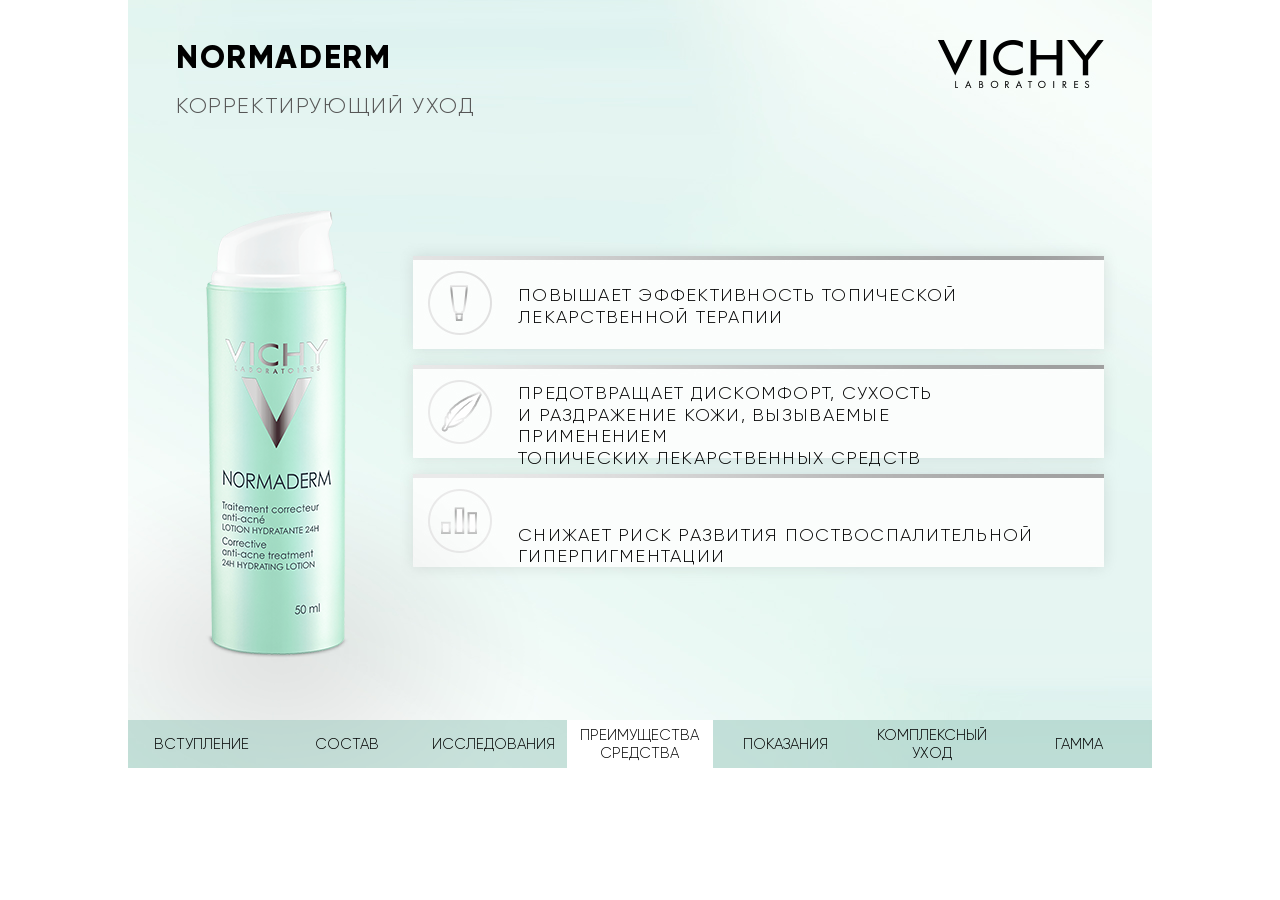
<file: 04/index.html>
<!DOCTYPE html>
<html xmlns="http://www.w3.org/1999/xhtml">
<head>
    <meta charset="utf-8"/>
    <title></title>
    <link rel="stylesheet" href="../css/style.css" type="text/css" media="screen, projection"/>
    <link rel="stylesheet" href="../css/animate.css" type="text/css" media="screen, projection"/>
    <script type="text/javascript" src="../js/app.js"></script>
    <script type="text/javascript" src="../js/script.js"></script>
</head>

<body>
<div id="page">
    <div class="main-m">
        <li><a href="../index.html"><span>вступление</span></a></li>
        <li><a href="../02/index.html"><span>состав</span></a></li>
        <li><a href="../03/index.html"><span>исследования</span></a></li>
        <li class="ac"><a href="index.html"><span>преимущества<br>средства</span></a></li>
        <li><a href="../05/index.html"><span>показания</span></a></li>
        <li><a href="../06/index.html"><span>комплексный<br>уход</span></a></li>
        <li><a href="../07/index.html"><span>гамма</span></a></li>
    </div>
    <div class="bb sld4">
        <div class="bb s0">
            <div class="text1">
                <p><span class="bold32">NORMADERM </span></p>
                <p class="light22">КОРРЕКТИРУЮЩИЙ УХОД</p>
            </div>

            <div class="lotion"></div>

            <ul class="list">
                <li class="li1 light18">ПОВЫШАЕТ ЭФФЕКТИВНОСТЬ ТОПИЧЕСКОЙ <br>ЛЕКАРСТВЕННОЙ ТЕРАПИИ</li>
                <li class="li2 light18">ПРЕДОТВРАЩАЕТ​ ДИСКОМФОРТ, СУХОСТЬ 
                    <br>И РАЗДРАЖЕНИЕ КОЖИ, ВЫЗЫВАЕМЫЕ​ ПРИМЕНЕНИЕМ 
                    <br>ТОПИЧЕСКИХ ЛЕКАРСТВЕННЫХ СРЕДСТВ </li>
                <li class="li3 light18">СНИЖАЕТ РИСК РАЗВИТИЯ ПОСТВОСПАЛИТЕЛЬНОЙ <br>ГИПЕРПИГМЕНТАЦИИ</li>
            </ul>
        </div>
        
    </div>
</div>
</body>
</html>
</file>
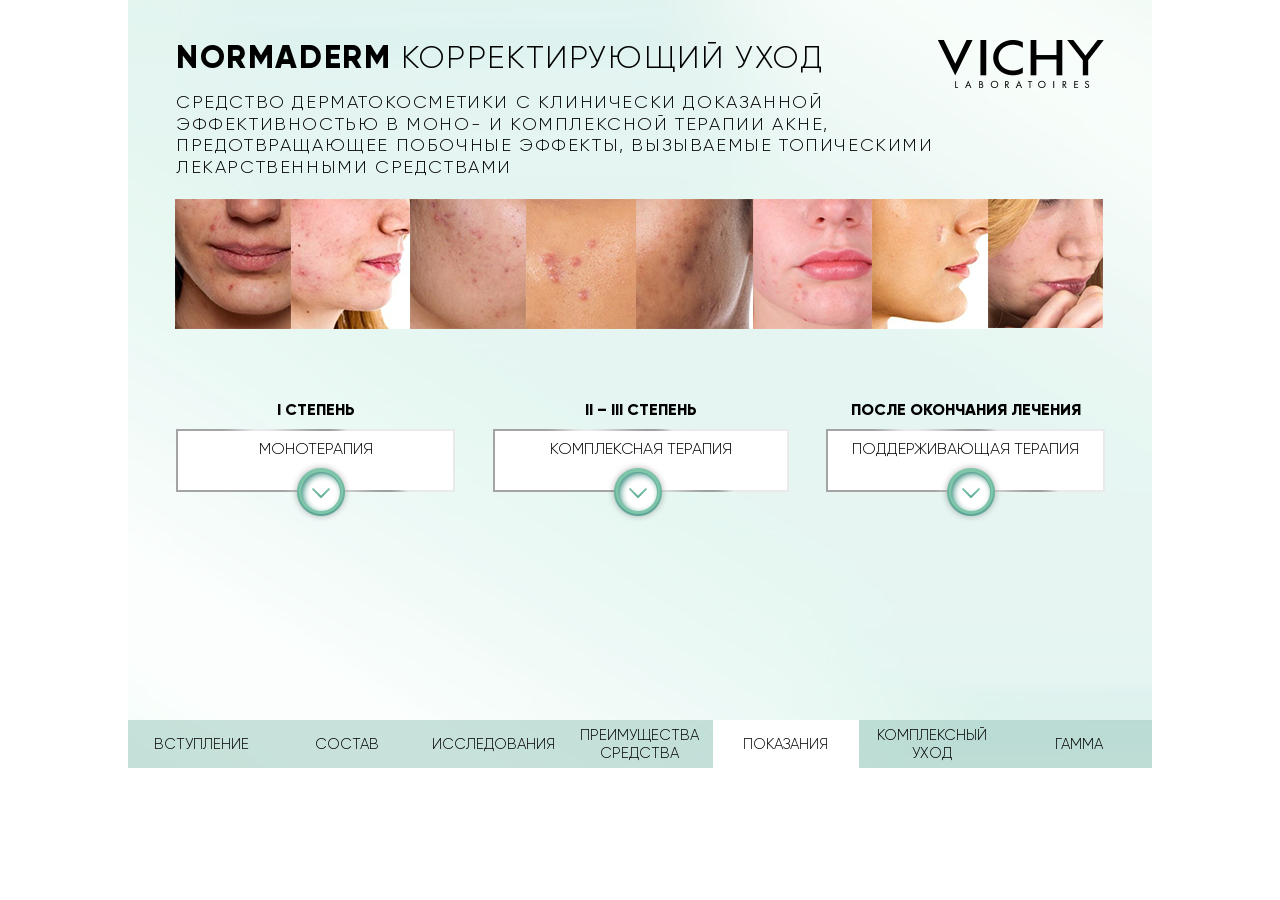
<file: 05/index.html>
<!DOCTYPE html>
<html xmlns="http://www.w3.org/1999/xhtml">
<head>
    <meta charset="utf-8"/>
    <title></title>
    <link rel="stylesheet" href="../css/style.css" type="text/css" media="screen, projection"/>
    <link rel="stylesheet" href="../css/animate.css" type="text/css" media="screen, projection"/>
    <script type="text/javascript" src="../js/app.js"></script>
    <script type="text/javascript" src="../js/script.js"></script>
</head>

<body>
<div id="page">
    <div class="main-m">
        <li><a href="../index.html"><span>вступление</span></a></li>
        <li><a href="../02/index.html"><span>состав</span></a></li>
        <li><a href="../03/index.html"><span>исследования</span></a></li>
        <li><a href="../04/index.html"><span>преимущества<br>средства</span></a></li>
        <li class="ac"><a href="index.html"><span>показания</span></a></li>
        <li><a href="../06/index.html"><span>комплексный<br>уход</span></a></li>
        <li><a href="../07/index.html"><span>гамма</span></a></li>
    </div>
    <div class="bb sld5">
        <div class="bb s0">
            <div class="text1">
                <p><span class="bold32">NORMADERM </span><span class="light32">КОРРЕКТИРУЮЩИЙ УХОД</span></p>
                <p class="light18">СРЕДСТВО ДЕРМАТОКОСМЕТИКИ С КЛИНИЧЕСКИ ДОКАЗАННОЙ 
                    <br>ЭФФЕКТИВНОСТЬЮ  В МОНО- И КОМПЛЕКСНОЙ ТЕРАПИИ АКНЕ, 
                    <br>ПРЕДОТВРАЩАЮЩЕЕ ПОБОЧНЫЕ ЭФФЕКТЫ, ВЫЗЫВАЕМЫЕ ТОПИЧЕСКИМИ 
                    <br>ЛЕКАРСТВЕННЫМИ СРЕДСТВАМИ </p>
            </div>

            <div class="blocks">
                <div class="block block-1">
                    <p class="title bold16">I СТЕПЕНЬ</p>
                    <div class="label label-1">
                        <p class="sub">МОНОТЕРАПИЯ</p>
                        <div class="arrow"></div>
                    </div>
                </div>
                <div class="block block-2">
                    <p class="title bold16">II – III СТЕПЕНЬ</p>
                    <div class="label label-2">
                        <p class="sub">КОМПЛЕКСНАЯ ТЕРАПИЯ​</p>
                        <div class="arrow"></div>
                    </div>
                    
                </div>
                <div class="block block-3">
                    <p class="title bold16">ПОСЛЕ ОКОНЧАНИЯ ЛЕЧЕНИЯ</p>
                    <div class="label label-3">
                        <p class="sub">ПОДДЕРЖИВАЮЩАЯ ТЕРАПИЯ</p>
                        <div class="arrow"></div>
                    </div>
                    
                </div>
            </div>
        </div>
        
    </div>
</div>
</body>
</html>
</file>
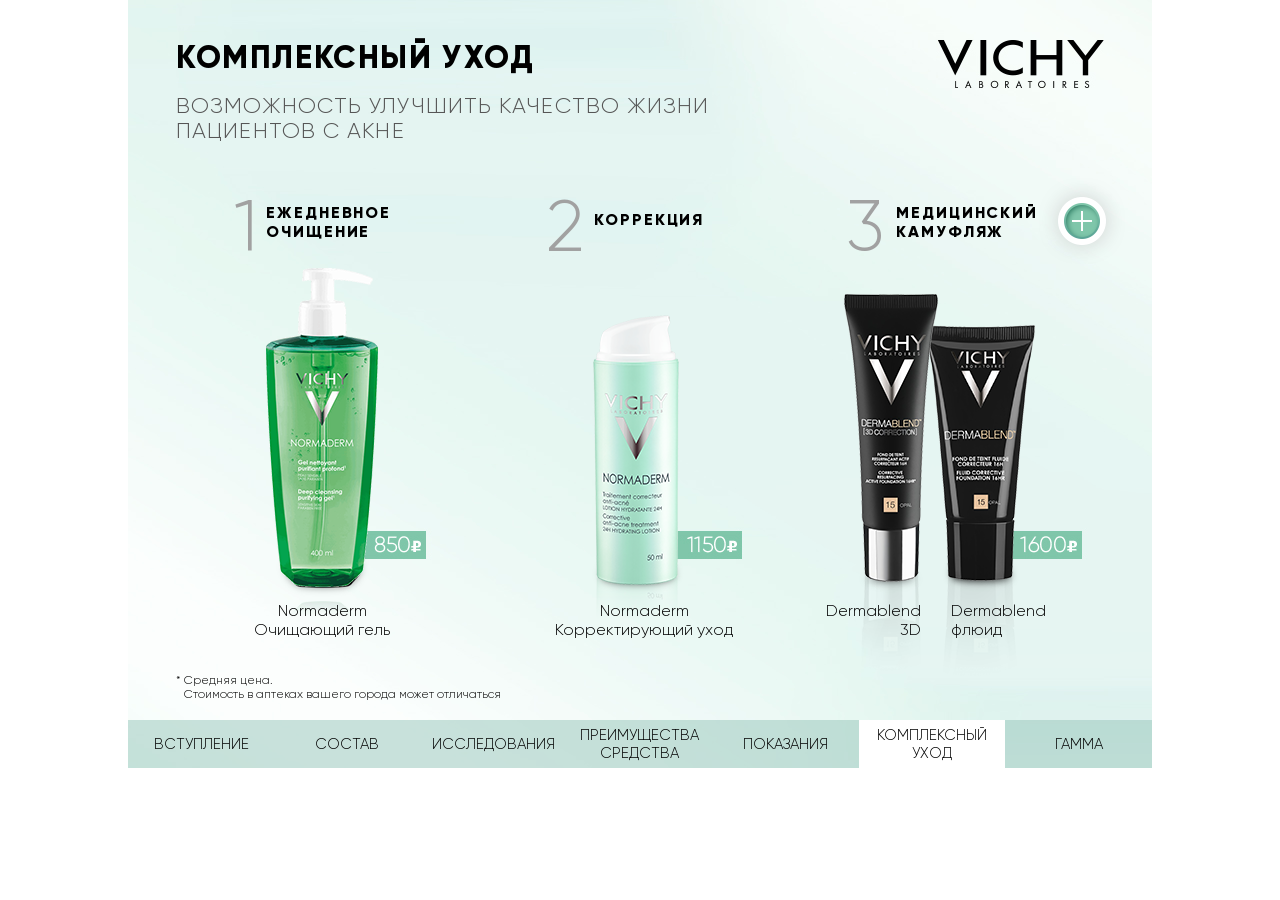
<file: 06/index.html>
<!DOCTYPE html>
<html xmlns="http://www.w3.org/1999/xhtml">
<head>
    <meta charset="utf-8"/>
    <title></title>
    <link rel="stylesheet" href="../css/style.css" type="text/css" media="screen, projection"/>
    <link rel="stylesheet" href="../css/animate.css" type="text/css" media="screen, projection"/>
    <script type="text/javascript" src="../js/app.js"></script>
    <script type="text/javascript" src="../js/script.js"></script>
</head>

<body>
<div id="page">
    <div class="main-m">
        <li><a href="../index.html"><span>вступление</span></a></li>
        <li><a href="../02/index.html"><span>состав</span></a></li>
        <li><a href="../03/index.html"><span>исследования</span></a></li>
        <li><a href="../04/index.html"><span>преимущества<br>средства</span></a></li>
        <li><a href="../05/index.html"><span>показания</span></a></li>
        <li class="ac"><a href="../index.html"><span>комплексный<br>уход</span></a></li>
        <li><a href="../07/index.html"><span>гамма</span></a></li>
    </div>
    <div class="bb sld6">
        <div class="bb s0">
            <div class="text1">
                <p><span class="bold32">Комплексный УХОД</span></p>
                <p class="light22">ВОЗМОЖНОСТЬ УЛУЧШИТЬ КАЧЕСТВО ЖИЗНИ <br>ПАЦИЕНТОВ С АКНЕ </p>
            </div>

            <div class="plus"></div>

            <div class="items">
                <div class="item item-1">
                    <div class="title">
                        <span class="number">1</span>
                        <p class="ttl-t bold16">ЕЖЕДНЕВНОЕ <br>ОЧИЩЕНИЕ</p>
                    </div>
                    <div class="image image-1"></div>
                    <p class="text light16">Normaderm <br>Очищающий гель</p>
                </div>
                <div class="item item-2">
                    <div class="title">
                        <span class="number">2</span>
                        <p class="ttl-t bold16">КОРРЕКЦИЯ</p>
                    </div>
                    <div class="image image-2"></div>
                    <p class="text light16">Normaderm <br>Корректирующий уход</p>
                </div>
                <div class="item item-3">
                    <div class="title">
                        <span class="number">3</span>
                        <p class="ttl-t bold16">МЕДИЦИНСКИЙ <br>КАМУФЛЯЖ</p>
                    </div>
                    <div class="image image-3"></div>
                    <p class="text text-l light16">Dermablend<br>3D</p>
                    <p class="text text-r light16">Dermablend <br>флюид</p>
                </div>
            </div>

            <p class="sub">* Средняя цена. <br><span>Стоимость в аптеках вашего города может отличаться</span></p>
        </div>

        <div class="bb s1">
            <div class="text1">
                <p><span class="bold32">DERMABLEND</span></p>
                <p class="light22">МЕДИЦИНСКИЙ КАМУФЛЯЖ, СПОСОБНЫЙ УЛУЧШИТЬ 
                    <br>КАЧЕСТВО ЖИЗНИ ПАЦИЕНТОВ С ДЕРМАТОЗАМИ</p>
            </div>

            <div class="x"></div>

            <div class="head">
                <div class="ttl ttl-1">
                    <p class="name bold18">DERMABLEND ФЛЮИД</p>
                    <p class="subttl light18">ОДНОРОДНЫЙ ТОН​</p>
                    <div class="plus plus-fluid"></div>
                </div>
                <div class="ttl ttl-2">
                    <p class="name bold18">DERMABLEND 3D</p>
                    <p class="subttl light18">ОДНОРОДНЫЙ ТОН+РОВНЫЙ РЕЛЬЕФ</p>
                    <div class="plus plus-3d"></div>
                </div>
            </div>

            <div class="good good-1">
                <div class="img"></div>
                <ul class="list">
                    <li class="li1">
                        <div class="tick"></div>
                        <p class="adv light16">Нарушения <br>пигментации</p>
                    </li>
                    <li class="li2">
                        <div class="tick"></div>
                        <p class="adv light16">Гемангиомы и др. <br>сосудистые патологии</p>
                    </li>
                    <li class="li3">
                        <div class="tick"></div>
                        <p class="adv light16">Артифициальные​ <br>дефекты (гематомы​, <br>татуировки)</p>
                    </li>
                </ul>
                <p class="type light24">SPF 35</p>
            </div>

            <div class="good good-2">
                <div class="img"></div>
                <ul class="list">
                    <li class="li1">
                        <div class="tick"></div>
                        <p class="adv light16">Акне​</p>
                    </li>
                    <li class="li2">
                        <div class="tick"></div>
                        <p class="adv light16">Постакне</p>
                    </li>
                </ul>
                <p class="type light24">SPF 25</p>
            </div>
        </div>

        <div class="bb s1-1">
            <div class="text1">
                <p class="bold32">DERMABLEND <span class="l-gold">ФЛЮИД</span></p>
                <p class="light22">МЕДИЦИНСКИЙ КАМУФЛЯЖ, СПОСОБНЫЙ УЛУЧШИТЬ 
                    <br>КАЧЕСТВО ЖИЗНИ ПАЦИЕНТОВ С ДЕРМАТОЗАМИ</p>
            </div>

            <div class="x"></div>

            <div class="good-item">
                <div class="img"></div>
                <ul class="list">
                    <li class="li1">
                        <div class="tick"></div>
                        <p class="adv light24">25% маскирующих пигментов</p>
                    </li>
                    <li class="li2">
                        <div class="tick"></div>
                        <p class="adv light24">Стойкость до 16 часов</p>
                    </li>
                    <li class="li3">
                        <div class="tick"></div>
                        <p class="adv light24">Гипоаллергенно, подходит <br>для чувствительной кожи</p>
                    </li>
                    <li class="li4">
                        <div class="tick"></div>
                        <p class="adv light24">Возможность использования 
                            <br>после косметических процедур 
                            <br>и при медикаментозном лечении</p>
                    </li>
                    <li class="li5">
                        <div class="tick"></div>
                        <p class="adv light24">SPF 35</p>
                    </li>
                </ul>
            </div>

            <div class="result">
                <div class="plus plus-result"></div>
                <p class="txt">РЕЗУЛЬТАТЫ ИСПОЛЬЗОВАНИЯ</p>
            </div>

            <div class="popup">
                <div class="head">
                    <p class="ttl bold22">ВИТИЛИГО</p>
                    <p class="ttl bold22">ГЕМАНГИОМА</p>
                    <div class="p-x"></div>
                </div>
            </div>
        </div>
        <div class="bb s1-2">
            <div class="text1">
                <p class="bold32">DERMABLEND <span class="l-gold">3D</span></p>
                <p class="light22">МЕДИЦИНСКИЙ КАМУФЛЯЖ, СПОСОБНЫЙ УЛУЧШИТЬ 
                    <br>КАЧЕСТВО ЖИЗНИ ПАЦИЕНТОВ С ДЕРМАТОЗАМИ</p>
            </div>

            <div class="x"></div>

            <div class="good-item">
                <div class="img"></div>
                <ul class="list">
                    <li class="li1">
                        <div class="tick"></div>
                        <p class="adv light24">Состав, адаптированный для кожи, 
                            <br>склонной к акне (эперулин+салициловая кислота)​</p>
                    </li>
                    <li class="li2">
                        <div class="tick"></div>
                        <p class="adv light24">Высокая покрывающая способность</p>
                    </li>
                    <li class="li3">
                        <div class="tick"></div>
                        <p class="adv light24">Выравнивание рельефа кожи</p>
                        <div class="plus-relief"></div>
                    </li>
                    <li class="li4">
                        <div class="tick"></div>
                        <p class="adv light24">Стойкость до 16 часов</p>
                    </li>
                    <li class="li5">
                        <div class="tick"></div>
                        <p class="adv light24">Гипоаллергенно, подходит <br>для чувствительной кожи</p>
                    </li>
                    <li class="li6">
                        <div class="tick"></div>
                        <p class="adv light24">SPF 25</p>
                    </li>
                </ul>
            </div>

            <div class="result">
                <div class="plus plus-result"></div>
                <p class="txt">РЕЗУЛЬТАТЫ ИСПОЛЬЗОВАНИЯ</p>
            </div>

            <div class="popup-1">
                <p class="ttl bold22">АКНЕ</p>
                <div class="p-x"></div>
            </div>

            <div class="popup-2">
                <p class="p-title bold22">ТЕХНОЛОГИЯ ALLIAGEL В DERMABLEND 3D</p>
                <div class="head">
                    <p class="ttl bold16">Тест на губке – равномерное покрытие 
                        <br>даже на пористой поверхности</p>
                    <p class="ttl bold16">«Lego» тест – выпуклые дефекты <br>менее заметны</p>
                </div>
                <div class="foot foot-1">
                    <p class="sub light14">КЛАССИЧЕСКИЙ ТОН</p>
                    <p class="sub light14">DERMABLEND 3D</p>
                </div>

                <div class="foot foot-2">
                    <p class="sub light14">DERMABLEND 3D</p>
                    <p class="sub light14">КЛАССИЧЕСКИЙ ТОН</p>
                    
                </div>
                <div class="p-x"></div>
            </div>
        </div>
    </div>
</div>
</body>
</html>
</file>
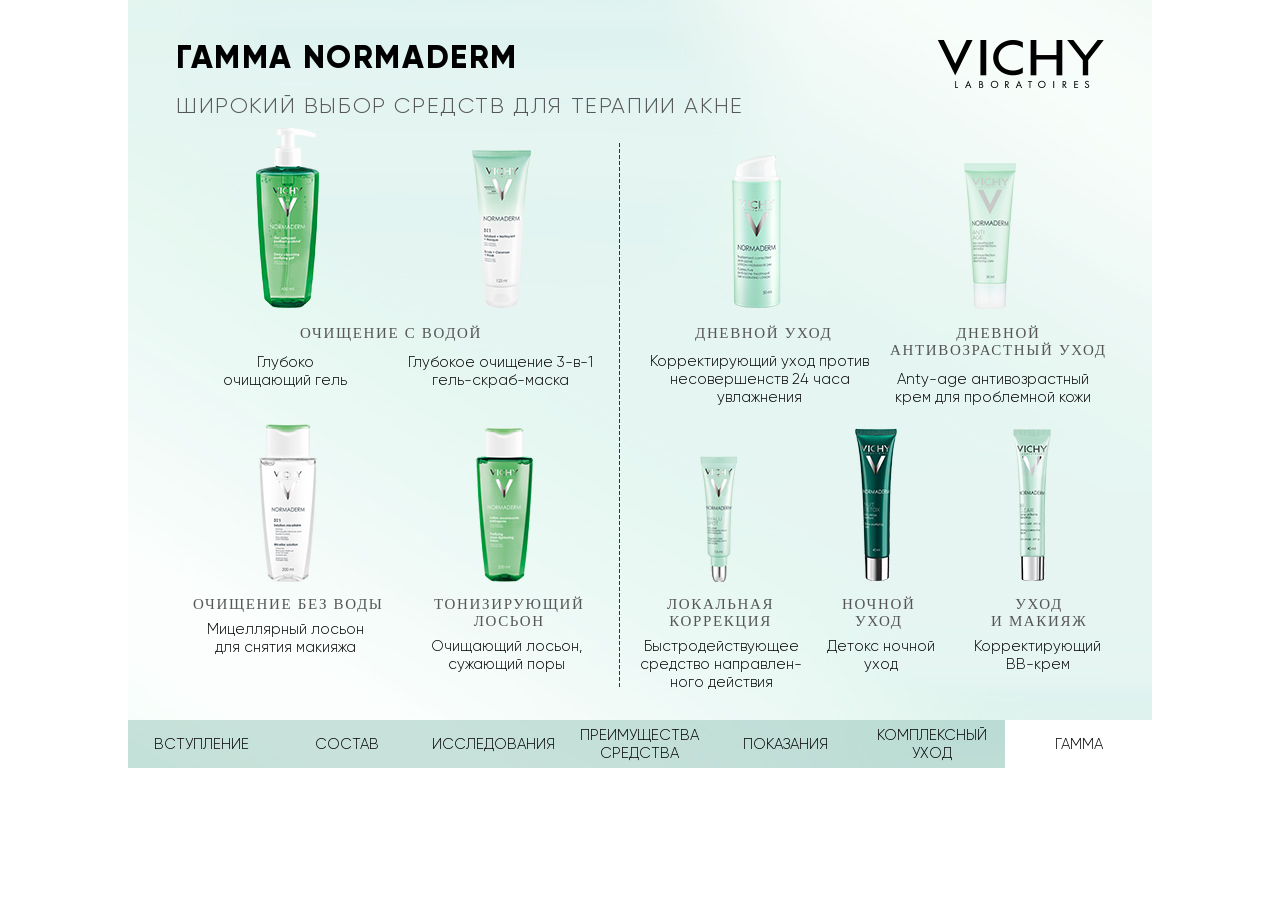
<file: 07/index.html>
<!DOCTYPE html>
<html xmlns="http://www.w3.org/1999/xhtml">
<head>
    <meta charset="utf-8"/>
    <title></title>
    <link rel="stylesheet" href="../css/style.css" type="text/css" media="screen, projection"/>
    <link rel="stylesheet" href="../css/animate.css" type="text/css" media="screen, projection"/>
    <script type="text/javascript" src="../js/app.js"></script>
    <script type="text/javascript" src="../js/script.js"></script>
</head>

<body>
<div id="page">
    <div class="main-m">
        <li><a href="../index.html"><span>вступление</span></a></li>
        <li><a href="../02/index.html"><span>состав</span></a></li>
        <li><a href="../03/index.html"><span>исследования</span></a></li>
        <li><a href="../04/index.html"><span>преимущества<br>средства</span></a></li>
        <li><a href="../05/index.html"><span>показания</span></a></li>
        <li><a href="../06/index.html"><span>комплексный<br>уход</span></a></li>
        <li class="ac"><a href="index.html"><span>гамма</span></a></li>
    </div>
    <div class="bb sld7">
        <div class="bb s0">
            <div class="text1">
                <p class="bold32">ГАММА NORMADERM</p>
                <p class="light22">ШИРОКИЙ ВЫБОР СРЕДСТВ ДЛЯ ТЕРАПИИ АКНЕ​</p>
            </div>

            <div class="block block-1">
                <p class="title">ОЧИЩЕНИЕ С ВОДОЙ</p>
                <p class="subtitle subtitle-1"> Глубоко <br>очищающий гель</p>
                <p class="subtitle subtitle-2">Глубокое очищение 3-в-1 <br>гель-скраб-маска</p>
            </div>
            <div class="block block-2">
                <p class="title">ОЧИЩЕНИЕ БЕЗ ВОДЫ</p>
                <p class="subtitle">Мицеллярный лосьон <br>для снятия макияжа</p>
            </div>
            <div class="block block-3">
                <p class="title">ТОНИЗИРУЮЩИЙ <br>ЛОСЬОН</p>
                <p class="subtitle">Очищающий лосьон, <br>сужающий поры</p>
            </div>
            <div class="block block-4">
                <p class="title">ДНЕВНОЙ УХОД</p>
                <p class="subtitle">Корректирующий уход против <br>несовершенств 24 часа <br>увлажнения</p>
            </div>
            <div class="block block-5">
                <p class="title">ДНЕВНОЙ <br>АНТИВОЗРАСТНЫЙ УХОД</p>
                <p class="subtitle">Аnty-age антивозрастный <br>крем для проблемной кожи</p>
            </div>
            <div class="block block-6">
                <p class="title">ЛОКАЛЬНАЯ <br>КОРРЕКЦИЯ</p>
                <p class="subtitle">Быстродействующее <br>средство направлен-<br>ного действия</p>
            </div>
            <div class="block block-7">
                <p class="title">НОЧНОЙ <br>УХОД</p>
                <p class="subtitle">Детокс ночной <br>уход</p>
            </div>
            <div class="block block-8">
                <p class="title">УХОД <br>И МАКИЯЖ</p>
                <p class="subtitle">Корректирующий <br>ВВ-крем</p>
            </div>
        </div>
        
    </div>
</div>
</body>
</html>
</file>
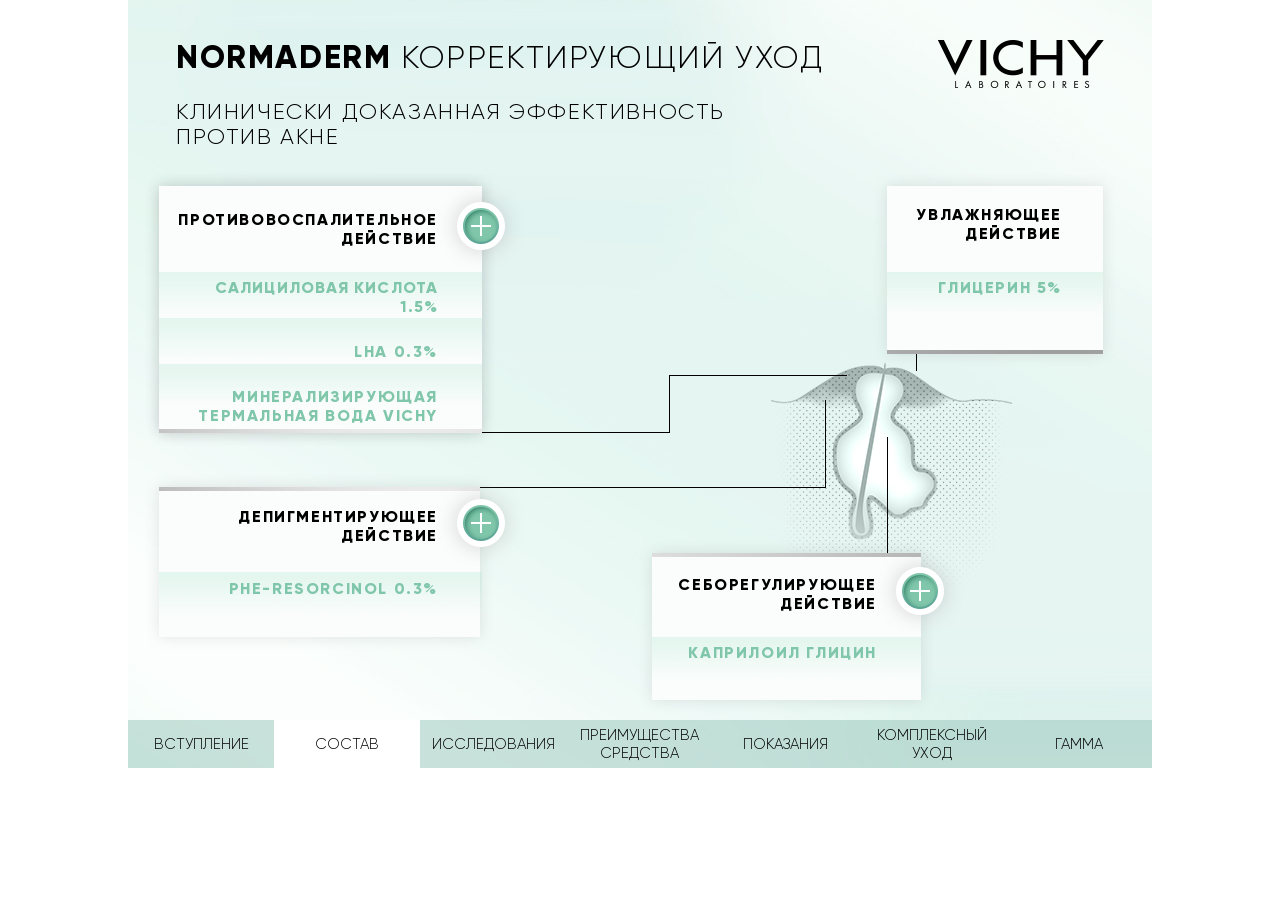
<file: v1/02/index.html>
<!DOCTYPE html>
<html xmlns="http://www.w3.org/1999/xhtml">
<head>
    <meta charset="utf-8"/>
    <title></title>
    <link rel="stylesheet" href="../css/style.css" type="text/css" media="screen, projection"/>
    <link rel="stylesheet" href="../css/animate.css" type="text/css" media="screen, projection"/>
    <script type="text/javascript" src="../js/app.js"></script>
    <script type="text/javascript" src="../js/script.js"></script>
</head>

<body>
<div id="page">
    <div class="main-m">
        <li><a href="javascript:changePage(1)"><span>вступление</span></a></li>
        <li class="ac"><a href="javascript:changePage(2)"><span>состав</span></a></li>
        <li><a href="javascript:changePage(3)"><span>исследования</span></a></li>
        <li><a href="javascript:changePage(4)"><span>преимущества<br>средства</span></a></li>
        <li><a href="javascript:changePage(5)"><span>показания</span></a></li>
        <li><a href="javascript:changePage(6)"><span>комплексный<br>уход</span></a></li>
        <li><a href="javascript:changePage(7)"><span>гамма</span></a></li>
    </div>
    <div class="bb sld2">
        <div class="text1">
            <p><span class="bold32">NORMADERM </span><span class="light32">КОРРЕКТИРУЮЩИЙ УХОД</span></p>
            <p class="light22">КЛИНИЧЕСКИ ДОКАЗАННАЯ ЭФФЕКТИВНОСТЬ <br>ПРОТИВ АКНЕ​</p>
        </div>

        
        <div class="rect-1"></div>
        <ul class="list1">
            <li class="plus"></li>
            <li class="li1 bold16">ПРОТИВОВОСПАЛИТЕЛЬНОЕ<br>ДЕЙСТВИ​Е</li>
            <li class="li2 bold16 green">САЛИЦИЛОВАЯ КИСЛОТА 1.5%</li>
            <li class="li3 bold16 green">LHA 0.3%</li>
            <li class="li4 bold16 green">МИНЕРАЛИЗИРУЮЩАЯ<br>ТЕРМАЛЬНАЯ ВОДА VICHY</li>
        </ul>
        <div class="popup1">
            <ul class="popup-list">
                <li class="li1 light16">Ингибирует синтез <br>провоспалительных цитокинов​</li>
                <li class="li2 light16">Антибактериальное действие <br>на P.acnes​</li>
                <li class="li3 light16">Снижение продукцию <br>субстанции P​</li>
            </ul>
        </div>

        <ul class="list2">
            <li class="plus"></li>
            <li class="li1 bold16">ДЕПИГМЕНТИРУЮЩЕЕ<br>ДЕЙСТВИЕ</li>
            <li class="li2 bold16 green">PHE-RESORCINOL 0.3%</li>
        </ul>
        <div class="popup2">
            <ul class="popup-list">
                <li class="li1 light16">Ингибирует <br>тирозиназу​</li>
            </ul>
        </div>

        <ul class="list3">
            <li class="plus"></li>
            <li class="li1 bold16">СЕБОРЕГУЛИРУЮЩЕЕ<br>ДЕЙСТВИЕ</li>
            <li class="li2 bold16 green">КАПРИЛОИЛ ГЛИЦИН</li>
        </ul>
        <div class="popup3">
            <ul class="popup-list">
                <li class="li1 light16">Снижает экспрессию <br>5-альфа редуктазы</li>
            </ul>
        </div>

        <ul class="list4">
            <li class="li1 bold16">УВЛАЖНЯЮЩЕЕ<br>ДЕЙСТВИЕ​</li>
            <li class="li2 bold16 green">Глицерин 5%​</li>
        </ul>
    </div>
</div>
</body>
</html>
</file>
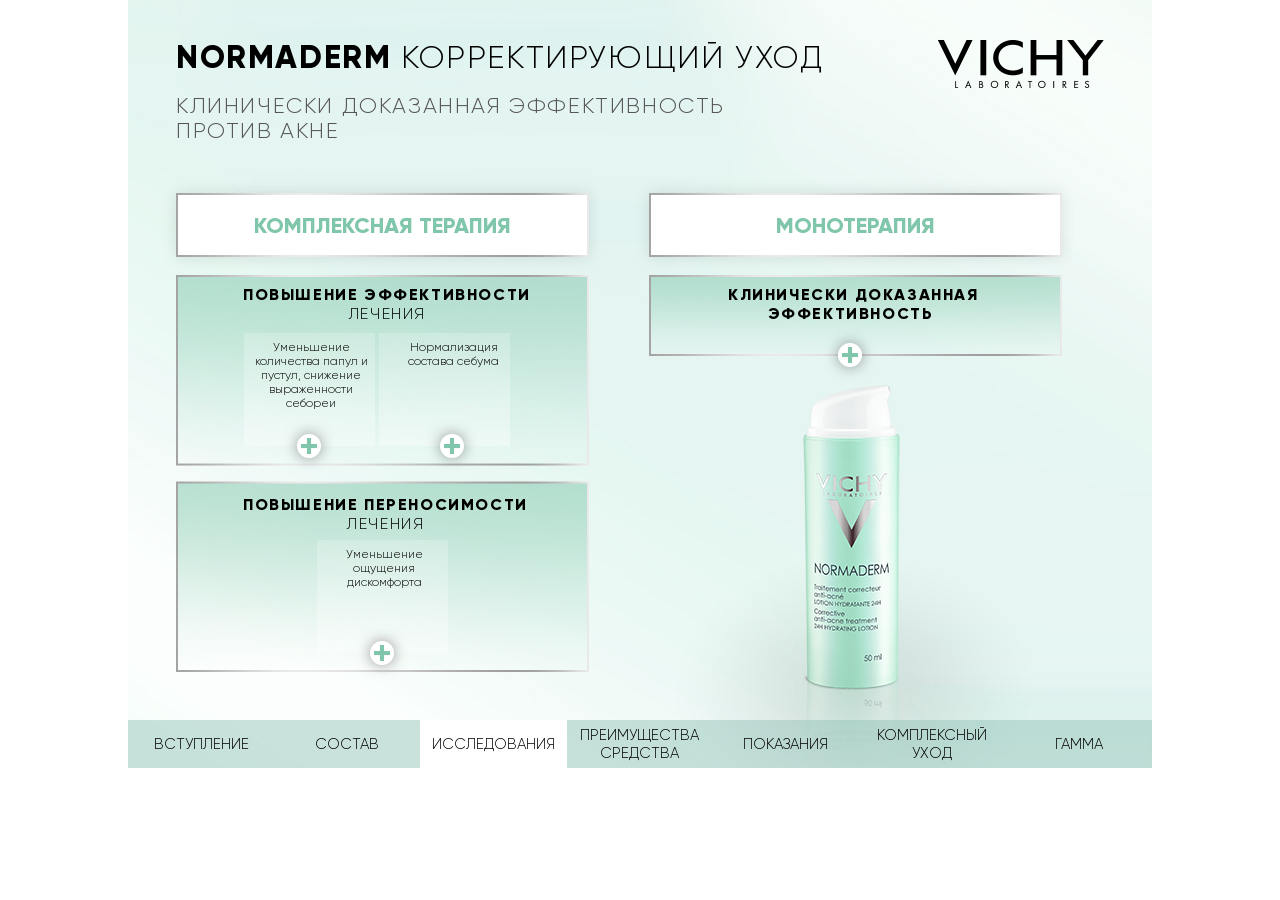
<file: v1/03/index.html>
<!DOCTYPE html>
<html xmlns="http://www.w3.org/1999/xhtml">
<head>
    <meta charset="utf-8"/>
    <title></title>
    <link rel="stylesheet" href="../css/style.css" type="text/css" media="screen, projection"/>
    <link rel="stylesheet" href="../css/animate.css" type="text/css" media="screen, projection"/>
    <script type="text/javascript" src="../js/app.js"></script>
    <script type="text/javascript" src="../js/script.js"></script>
</head>

<body>
<div id="page">
    <div class="main-m">
        <li><a href="javascript:changePage(1)"><span>вступление</span></a></li>
        <li><a href="javascript:changePage(2)"><span>состав</span></a></li>
        <li class="ac"><a href="javascript:changePage(3)"><span>исследования</span></a></li>
        <li><a href="javascript:changePage(4)"><span>преимущества<br>средства</span></a></li>
        <li><a href="javascript:changePage(5)"><span>показания</span></a></li>
        <li><a href="javascript:changePage(6)"><span>комплексный<br>уход</span></a></li>
        <li><a href="javascript:changePage(7)"><span>гамма</span></a></li>
    </div>
    <div class="bb sld3">
        <div class="bb s0">
            <div class="text1">
                <p><span class="bold32">NORMADERM </span><span class="light32">КОРРЕКТИРУЮЩИЙ УХОД</span></p>
                <p class="light22">КЛИНИЧЕСКИ ДОКАЗАННАЯ ЭФФЕКТИВНОСТЬ <br>ПРОТИВ АКНЕ​</p>
            </div>

            <div class="button button-c"><p class="bold22 green">КОМПЛЕКСНАЯ ТЕРАПИЯ​</p></div>
            <div class="button button-m"><p class="bold22 green">МОНОТЕРАПИЯ</p></div>

            <div class="block block-1">
                <p class="title"><span class="bold16">ПОВЫШЕНИЕ ЭФФЕКТИВНОСТИ</span><br><span class="light16">ЛЕЧЕНИЯ</span></p>
                <div class="bl-item bl-item-left">
                    <p class="text">Уменьшение <br>количества папул и <br>пустул, снижение <br>выраженности <br>себореи​</p>
                    <div class="plus plus-1"></div>
                </div>
                <div class="bl-item bl-item-right">
                    <p class="text">Нормализация <br>состава себума</p>
                    <div class="plus plus-2"></div>
                </div>
            </div>

            <div class="block block-2">
                <p class="title"><span class="bold16">ПОВЫШЕНИЕ ПЕРЕНОСИМОСТИ</span><br><span class="light16">ЛЕЧЕНИЯ</span></p>
                <div class="bl-item bl-item-center">
                    <p class="text">Уменьшение <br>ощущения <br>дискомфорта​​</p>
                    <div class="plus plus-3"></div>
                </div>
            </div>

            <div class="block block-3">
                <p class="title"><span class="bold16">Клинически доказанная <br>эффективность ​</span></p>
                <div class="bl-item bl-item-center">
                    <div class="plus plus-4"></div>
                </div>
            </div>
            
            <div class="lotion"></div>
        </div>

        <div class="bb s1">
            <div class="text1">
                <p><span class="bold32">NORMADERM </span><span class="light32">КОРРЕКТИРУЮЩИЙ УХОД</span></p>
                <p class="light22">ПОВЫШАЕТ ЭФФЕКТИВНОСТЬ КОМПЛЕКСНОЙ ТЕРАПИИ​​</p>
            </div>

            <div class="x"></div>
            <div class="button button-on"><p class="light18">Уменьшение количества папул и пустул​</p></div>
            <div class="button button-off"><p class="light18">Снижение выраженности себореи​</p></div>

            <div class="scale"></div>
            <p class="scale-sub">Количество элементов</p>

            <div class="graph graph-1">
                <div class="rect-full"></div>
                <div class="gr-item">
                    <div class="col col-1 col-e"></div>
                    <div class="rect rect-1 rect-f"></div>
                </div>
                <p class="number violet">-68<span>%</span></p>
                <p class="subtitle violet bold16">ГРУППА А</p>
            </div>
            <div class="graph graph-2">
                <div class="rect-full"></div>
                <div class="gr-item">
                    <div class="col col-2 col-e"></div>
                    <div class="rect rect-2 rect-f"></div>
                </div>
                <p class="number grey">-76<span>%</span></p>
                <p class="subtitle grey bold16">ГРУППА B</p>
            </div>
            <div class="graph graph-3">
                <div class="rect-full"></div>
                <div class="gr-item">
                    <div class="col col-3 col-e"></div>
                    <div class="rect rect-3 rect-f"></div>
                </div>
                <p class="number blue">-75<span>%</span></p>
                <p class="subtitle blue bold16">ГРУППА C</p>
            </div>
            <div class="rects-l"></div>
            <div class="p"></div>
            <div class="loupe"></div>

            <div class="protocol">
                <div class="popup">

                    <div class="text2">
                        <p class="title bold22">ПРОТОКОЛ ИССЛЕДОВАНИЯ</p>
                        <p class="row">Комплексная терапия акне препаратам адапалена 0,1% + бензоил пероксида 2,5% 
                            <br>в ассоциации с Normaderm Корректирующим уходом</p>
                        <p class="row bold18">Использование Normaderm Корректирующий уход 1 раз в сутки </p>
                        <p class="row"><span class="bold18">300 женщин</span> с акне II и III степени тяжести</p>
                        <p class="row">Продолжительность - 90 дней</p>
                        <p class="row">Дерматологическая оценка посредством подсчета количества элементов​</p>
                    </div>

                    <div class="group group-a violet">
                        <p class="name bold18">ГРУППА А</p>
                        <p class="meds">АДАПАЛЕН 0,1% + БЕНЗОИЛ ПЕРОКСИД 2,5%</p>
                        <p class="time">КАЖДЫЙ ВЕЧЕР</p>
                    </div>
                    <div class="group group-b grey">
                        <p class="name bold18">ГРУППА В</p>
                        <p class="meds">АДАПАЛЕН 0,1% + БЕНЗОИЛ ПЕРОКСИД 2,5%</p>
                        <p class="meds meds-2">NORMADERM КОРРЕКТИРУЮЩИЙ УХОД</p>
                        <p class="time">ЧЕРЕЗ ДЕНЬ ВЕЧЕРОМ</p>
                        <p class="time time-2">КАЖДОЕ УТРО</p>
                    </div>
                    <div class="group group-c blue">
                        <p class="name bold18">ГРУППА С</p>
                        <p class="meds">АДАПАЛЕН 0,1% + БЕНЗОИЛ ПЕРОКСИД 2,5%</p>
                        <p class="meds meds-2">NORMADERM КОРРЕКТИРУЮЩИЙ УХОД</p>
                        <p class="time">КАЖДЫЙ ВЕЧЕР</p>
                        <p class="time time-2">КАЖДОЕ УТРО</p>
                    </div>
                    <div class="pr-x"></div>
                </div>
                
            </div>
        </div>

        

        <div class="bb s2">
            <div class="text1">
                <p><span class="bold32">NORMADERM </span><span class="light32">КОРРЕКТИРУЮЩИЙ УХОД</span></p>
                <p class="light22">ПОВЫШАЕТ ЭФФЕКТИВНОСТЬ КОМПЛЕКСНОЙ ТЕРАПИИ​​</p>
            </div>

            <div class="x"></div>
            <div class="button button-off"><p class="light18">Уменьшение количества папул и пустул​</p></div>
            <div class="button button-on"><p class="light18">Снижение выраженности себореи​</p></div>

            <div class="scale"></div>
            <p class="scale-sub">Выработка себума</p>

            <div class="graph graph-1">
                <div class="rect-full"></div>
                <div class="gr-item">
                    <div class="col col-1 col-e"></div>
                    <div class="rect rect-1 rect-f"></div>
                </div>
                <p class="number violet">-50<span>%</span></p>
                <p class="subtitle violet bold16">ГРУППА А</p>
            </div>
            <div class="graph graph-2">
                <div class="rect-full"></div>
                <div class="gr-item">
                    <div class="col col-2 col-e"></div>
                    <div class="rect rect-2 rect-f"></div>
                </div>
                <p class="number grey">-62<span>%</span></p>
                <p class="subtitle grey bold16">ГРУППА B</p>
            </div>
            <div class="graph graph-3">
                <div class="rect-full"></div>
                <div class="gr-item">
                    <div class="col col-3 col-e"></div>
                    <div class="rect rect-3 rect-f"></div>
                </div>
                <p class="number blue">-60<span>%</span></p>
                <p class="subtitle blue bold16">ГРУППА C</p>
            </div>

            <div class="rects-l"></div>
            <div class="p"></div>
            <div class="loupe"></div>

            <div class="protocol">
                <div class="popup">

                    <div class="text2">
                        <p class="title bold22">ПРОТОКОЛ ИССЛЕДОВАНИЯ</p>
                        <p class="row">Комплексная терапия акне препаратам адапалена 0,1% + бензоил пероксида 2,5% 
                            <br>в ассоциации с Normaderm Корректирующим уходом</p>
                        <p class="row bold18">Использование Normaderm Корректирующий уход 1 раз в сутки </p>
                        <p class="row"><span class="bold18">300 женщин</span> с акне II и III степени тяжести</p>
                        <p class="row">Продолжительность - 90 дней</p>
                        <p class="row">Дерматологическая оценка методом себуметрии​</p>
                    </div>

                    <div class="group group-a violet">
                        <p class="name bold18">ГРУППА А</p>
                        <p class="meds">АДАПАЛЕН 0,1% + БЕНЗОИЛ ПЕРОКСИД 2,5%</p>
                        <p class="time">КАЖДЫЙ ВЕЧЕР</p>
                    </div>
                    <div class="group group-b grey">
                        <p class="name bold18">ГРУППА В</p>
                        <p class="meds">АДАПАЛЕН 0,1% + БЕНЗОИЛ ПЕРОКСИД 2,5%</p>
                        <p class="meds meds-2">NORMADERM КОРРЕКТИРУЮЩИЙ УХОД</p>
                        <p class="time">ЧЕРЕЗ ДЕНЬ ВЕЧЕРОМ</p>
                        <p class="time time-2">КАЖДОЕ УТРО</p>
                        <div class="bottle"></div>
                    </div>
                    <div class="group group-c blue">
                        <p class="name bold18">ГРУППА С</p>
                        <p class="meds">АДАПАЛЕН 0,1% + БЕНЗОИЛ ПЕРОКСИД 2,5%</p>
                        <p class="meds meds-2">NORMADERM КОРРЕКТИРУЮЩИЙ УХОД</p>
                        <p class="time">КАЖДЫЙ ВЕЧЕР</p>
                        <p class="time time-2">КАЖДОЕ УТРО</p>
                        <div class="bottle"></div>
                    </div>

                    <div class="pr-x"></div>
                </div>
            </div>

        </div>

        

        <div class="bb s3">
            <div class="text1">
                <p><span class="bold32">NORMADERM </span><span class="light32">КОРРЕКТИРУЮЩИЙ УХОД</span></p>
                <p class="light22">УЛУЧШЕНИЕ СОСТАВА СЕБУМА​</p>
            </div>

            <div class="block block-1">
                <span class="arrow">↓</span><p class="ttl bold18">СКВАЛЕН И СКВАЛЕН ПЕРОКСИД</p>
                <p class="descr">Улучшение реологии себума</p>​
                <div class="plus"></div>
            </div>
            <div class="block block-2">
                <span class="arrow">↓</span><p class="ttl bold18">СВОБОДНЫЕ ЖИРНЫЕ КИСЛОТЫ</p>
                <p class="descr">Восстановление pH кожи</p>​
                <div class="plus"></div>
            </div>
            <div class="block block-3">
                <span class="arrow">↓</span><p class="ttl bold18">ГЛИЦЕРИДЫ</p>
                <p class="descr">Повышение защитной функции кожи</p>​
                <div class="plus"></div>
            </div>

            <div class="x"></div>
            <div class="p"></div>

            <div class="protocol">
                <div class="popup">

                    <div class="text2">
                        <p class="title bold22">ПРОТОКОЛ ИССЛЕДОВАНИЯ</p>
                        <p class="row">Комплексная терапия акне препаратам адапалена 0,1% + бензоил пероксида 2,5% 
                            <br>в ассоциации с Normaderm Корректирующим уходом</p>
                        <p class="row bold18">Использование Normaderm Корректирующий уход 1 раз в сутки </p>
                        <p class="row"><span class="bold18">300 женщин</span> с акне II и III степени тяжести</p>
                        <p class="row">Продолжительность - 90 дней</p>
                        <p class="row">Инструментальный тест оценки качественного состава себума методом центрифугирования <br>и последующего электрофореза. ​​</p>
                    </div>

                    <div class="group group-a violet">
                        <p class="name bold18">ГРУППА А</p>
                        <p class="meds">АДАПАЛЕН 0,1% + БЕНЗОИЛ ПЕРОКСИД 2,5%</p>
                        <p class="time">КАЖДЫЙ ВЕЧЕР</p>
                    </div>
                    <div class="group group-b grey">
                        <p class="name bold18">ГРУППА В</p>
                        <p class="meds">АДАПАЛЕН 0,1% + БЕНЗОИЛ ПЕРОКСИД 2,5%</p>
                        <p class="meds meds-2">NORMADERM КОРРЕКТИРУЮЩИЙ УХОД</p>
                        <p class="time">ЧЕРЕЗ ДЕНЬ ВЕЧЕРОМ</p>
                        <p class="time time-2">КАЖДОЕ УТРО</p>
                        <div class="bottle"></div>
                    </div>
                    <div class="group group-c blue">
                        <p class="name bold18">ГРУППА С</p>
                        <p class="meds">АДАПАЛЕН 0,1% + БЕНЗОИЛ ПЕРОКСИД 2,5%</p>
                        <p class="meds meds-2">NORMADERM КОРРЕКТИРУЮЩИЙ УХОД</p>
                        <p class="time">КАЖДЫЙ ВЕЧЕР</p>
                        <p class="time time-2">КАЖДОЕ УТРО</p>
                        <div class="bottle"></div>
                    </div>

                    <div class="pr-x"></div>
                </div>
                
            </div>
        </div>

        <div class="bb s3-1">
            <div class="text1">
                <p><span class="bold32">NORMADERM </span><span class="light32">КОРРЕКТИРУЮЩИЙ УХОД</span></p>
                <p class="light22">СНИЖЕНИЕ УРОВНЯ СКВАЛЕНА И СКВАЛЕН ПЕРОКСИДА​</p>
            </div>

            <div class="head">
                <p class="title title-1">СКВАЛЕН</p>
                <p class="title title-2">СКВАЛЕН ПЕРОКСИД</p>
            </div>

            <div class="table table-left">
                <div class="graph graph-1 violet">
                    <div class="gr-item gr-item-0">
                        <div class="col col-0 col-e"></div>
                        <div class="rect rect-0 rect-f"></div>
                    </div>
                    <div class="gr-item gr-item-1">
                        <div class="col col-1 col-e"></div>
                        <div class="rect rect-1 rect-f"></div>
                    </div>
                    <p class="number violet">-19<span>%</span></p>
                    <p class="subtitle violet bold16">ГРУППА А</p>
                </div>
                <div class="graph graph-2 grey">
                    <div class="gr-item gr-item-2">
                        <div class="col col-2 col-e"></div>
                        <div class="rect rect-2 rect-f"></div>
                    </div>
                    <div class="gr-item gr-item-3">
                        <div class="col col-3 col-e"></div>
                        <div class="rect rect-3 rect-f"></div>
                    </div>
                    <p class="number grey">-30<span>%</span></p>
                    <p class="subtitle grey bold16">ГРУППА B</p>
                </div>
                <div class="graph graph-3 blue">
                    <div class="gr-item gr-item-4">
                        <div class="col col-4 col-e"></div>
                        <div class="rect rect-4 rect-f"></div>
                    </div>
                    <div class="gr-item gr-item-5">
                        <div class="col col-5 col-e"></div>
                        <div class="rect rect-5 rect-f"></div>
                    </div>
                    <p class="number blue">-30<span>%</span></p>
                    <p class="subtitle blue bold16">ГРУППА C</p>
                </div>
                <div class="loupe"></div>
            </div>

            <div class="table table-right">
                <div class="graph graph-1 violet">
                    <div class="gr-item gr-item-0">
                        <div class="col col-0 col-e"></div>
                        <div class="rect rect-0 rect-f"></div>
                    </div>
                    <div class="gr-item gr-item-1">
                        <div class="col col-1 col-e"></div>
                        <div class="rect rect-1 rect-f"></div>
                    </div>
                    <p class="number violet">-28<span>%</span></p>
                    <p class="subtitle violet bold16">ГРУППА А</p>
                </div>
                <div class="graph graph-2 grey">
                    <div class="gr-item gr-item-2">
                        <div class="col col-2 col-e"></div>
                        <div class="rect rect-2 rect-f"></div>
                    </div>
                    <div class="gr-item gr-item-3">
                        <div class="col col-3 col-e"></div>
                        <div class="rect rect-3 rect-f"></div>
                    </div>
                    <p class="number grey">-37<span>%</span></p>
                    <p class="subtitle grey bold16">ГРУППА B</p>
                </div>
                <div class="graph graph-3 blue">
                    <div class="gr-item gr-item-4">
                        <div class="col col-4 col-e"></div>
                        <div class="rect rect-4 rect-f"></div>
                    </div>
                    <div class="gr-item gr-item-5">
                        <div class="col col-5 col-e"></div>
                        <div class="rect rect-5 rect-f"></div>
                    </div>
                    <p class="number blue">-35<span>%</span></p>
                    <p class="subtitle blue bold16">ГРУППА C</p>
                </div>
                <div class="loupe"></div>
            </div>

            <div class="rects-l"></div>
            <div class="x"></div>
        </div>

        <div class="bb s3-2">
            <div class="text1">
                <p><span class="bold32">NORMADERM </span><span class="light32">КОРРЕКТИРУЮЩИЙ УХОД</span></p>
                <p class="light22">СНИЖЕНИЕ УРОВНЯ СВОБОДНЫХ ЖИРНЫХ КИСЛОТ​</p>
            </div>

            <div class="table">
                <div class="graph graph-1 violet">
                    <div class="gr-item gr-item-0">
                        <div class="col col-0 col-e"></div>
                        <div class="rect rect-0 rect-f"></div>
                    </div>
                    <div class="gr-item gr-item-1">
                        <div class="col col-1 col-e"></div>
                        <div class="rect rect-1 rect-f"></div>
                    </div>
                    <p class="number violet">-16<span>%</span></p>
                    <p class="subtitle violet bold16">ГРУППА А</p>
                </div>
                <div class="graph graph-2 grey">
                    <div class="gr-item gr-item-2">
                        <div class="col col-2 col-e"></div>
                        <div class="rect rect-2 rect-f"></div>
                    </div>
                    <div class="gr-item gr-item-3">
                        <div class="col col-3 col-e"></div>
                        <div class="rect rect-3 rect-f"></div>
                    </div>
                    <p class="number grey">-30<span>%</span></p>
                    <p class="subtitle grey bold16">ГРУППА B</p>
                </div>
                <div class="graph graph-3 blue">
                    <div class="gr-item gr-item-4">
                        <div class="col col-4 col-e"></div>
                        <div class="rect rect-4 rect-f"></div>
                    </div>
                    <div class="gr-item gr-item-5">
                        <div class="col col-5 col-e"></div>
                        <div class="rect rect-5 rect-f"></div>
                    </div>
                    <p class="number blue">-29<span>%</span></p>
                    <p class="subtitle blue bold16">ГРУППА C</p>
                </div>
                <div class="loupe"></div>
            </div>
            
            <div class="rects-l"></div>
            <div class="x"></div>
        </div>

        <div class="bb s3-3">
            <div class="text1">
                <p><span class="bold32">NORMADERM </span><span class="light32">КОРРЕКТИРУЮЩИЙ УХОД</span></p>
                <p class="light22">СНИЖЕНИЕ УРОВНЯ ГЛИЦЕРИДОВ​</p>
            </div>

            <div class="table">
                <div class="graph graph-1 violet">
                    <div class="gr-item gr-item-0">
                        <div class="col col-0 col-e"></div>
                        <div class="rect rect-0 rect-f"></div>
                    </div>
                    <div class="gr-item gr-item-1">
                        <div class="col col-1 col-e"></div>
                        <div class="rect rect-1 rect-f"></div>
                    </div>
                    <p class="number violet">-17<span>%</span></p>
                    <p class="subtitle violet bold16">ГРУППА А</p>
                </div>
                <div class="graph graph-2 grey">
                    <div class="gr-item gr-item-2">
                        <div class="col col-2 col-e"></div>
                        <div class="rect rect-2 rect-f"></div>
                    </div>
                    <div class="gr-item gr-item-3">
                        <div class="col col-3 col-e"></div>
                        <div class="rect rect-3 rect-f"></div>
                    </div>
                    <p class="number grey">-22<span>%</span></p>
                    <p class="subtitle grey bold16">ГРУППА B</p>
                </div>
                <div class="graph graph-3 blue">
                    <div class="gr-item gr-item-4">
                        <div class="col col-4 col-e"></div>
                        <div class="rect rect-4 rect-f"></div>
                    </div>
                    <div class="gr-item gr-item-5">
                        <div class="col col-5 col-e"></div>
                        <div class="rect rect-5 rect-f"></div>
                    </div>
                    <p class="number blue">-23<span>%</span></p>
                    <p class="subtitle blue bold16">ГРУППА C</p>
                </div>
                <div class="loupe"></div>

            </div>
            
            <div class="rects-l"></div>
            <div class="x"></div>
        </div>

        <div class="bb s4">

            <div class="text1">
                <p><span class="bold32">NORMADERM </span><span class="light32">КОРРЕКТИРУЮЩИЙ УХОД</span></p>
                <p class="light22">КЛИНИЧЕСКИ ДОКАЗАННАЯ ЭФФЕКТИВНОСТЬ <br>МОНОТЕРАПИИ</p>
            </div>

            <ul class="scale-subs bold18">
                <li class="li1">Папулы</li>
                <li class="li2">Пустулы</li>
                <li class="li3">Застойные пятна</li>
                <li class="li4">Продукция себума</li>
                <li class="li5">Размер устьев<br>сально-волосяных<br>фолликулов</li>
            </ul>
            <div class="table">
                <div class="gr-item gr-item-0">
                    <div class="col col-0 col-e"></div>
                    <div class="rect rect-0 rect-f"></div>
                    <p class="number">-75<span>%</span></p>
                </div>
                <div class="gr-item gr-item-1">
                    <div class="col col-1 col-e"></div>
                    <div class="rect rect-1 rect-f"></div>
                    <p class="number">-73<span>%</span></p>
                </div>
                
                <div class="gr-item gr-item-2">
                    <div class="col col-2 col-e"></div>
                    <div class="rect rect-2 rect-f"></div>
                    <p class="number">-27<span>%</span></p>
                </div>
                <div class="gr-item gr-item-3">
                    <div class="col col-3 col-e"></div>
                    <div class="rect rect-3 rect-f"></div>
                    <p class="number">-25<span>%</span></p>
                </div>

                <div class="gr-item gr-item-4">
                    <div class="col col-4 col-e"></div>
                    <div class="rect rect-4 rect-f"></div>
                    <p class="number">-14<span>%</span></p>
                </div>
            </div>
            
            <div class="p"></div>
            <div class="x"></div>

            <div class="popup">
                <div class="popup-text">
                    <p class="title bold22">ПРОТОКОЛ ИССЛЕДОВАНИЯ</p>
                    <p class="row">Оценка эффективности Normaderm Корректирующий ​уход в монотерапии</p>
                    <p class="row bold18">55 женщин, 25-40 лет</p>
                    <p class="row">Легкая степень тяжести акне</p>
                    <p class="row">Продолжительность 8 недель</p>
                    <p class="row bold18">ИСПОЛЬЗОВАНИЕ NORMADERM КОРРЕКТИРУЮЩИЙ УХОД 2 РАЗА В ДЕНЬ​​</p>
                    <div class="pr-x"></div>
                </div>
                
            </div>
        </div>

        <div class="bb s5">

            <div class="text1">
                <p><span class="bold32">NORMADERM </span><span class="light32">КОРРЕКТИРУЮЩИЙ УХОД</span></p>
                <p class="light22">Повышает переносимость топических <br>лекарственных средств​</p>
            </div>

            <p class="ttl light18">УМЕНЬШЕНИЕ ОЩУЩЕНИЯ ДИСКОМФОРТА</p>
            <div class="subtitle">
                <p class="grey bold16">Топическая лекарственная <br>терапия ежедневно​</p>
                <p class="blue bold16">Топическая лекарственная <br>терапия через день​</p>
            </div>

            <p class="scale-sub">Интенсивность субъективных признаков​</p>
            <div class="table">
                <div class="graph graph-1 grey">
                    <div class="rect-full"></div>
                    <div class="gr-item gr-item-1">
                        <div class="col col-1 col-e"></div>
                        <div class="rect rect-1 rect-f"></div>
                    </div>
                    <p class="number grey">-62<span>%</span></p>
                </div>
                <div class="graph graph-2 blue">
                    <div class="rect-full"></div>
                    <div class="gr-item gr-item-2">
                        <div class="col col-2 col-e"></div>
                        <div class="rect rect-2 rect-f"></div>
                    </div>
                    <p class="number blue">-59<span>%</span></p>
                </div>
            </div>

            <div class="rects-l"></div>
            <div class="p"></div>
            <div class="x"></div>

            <div class="protocol">
                <div class="popup">
                    <div class="text2">
                        <p class="title bold22">ПРОТОКОЛ ИССЛЕДОВАНИЯ</p>
                        <p class="row">Комплексная терапия акне препаратам адапалена 0,1% + бензоил пероксида 2,5% 
                            <br>в ассоциации с Normaderm Корректирующим уходом</p>
                        <p class="row bold18">Использование Normaderm Корректирующий уход 1 раз в сутки </p>
                        <p class="row"><span class="bold18">300 женщин</span> с акне II и III степени тяжести</p>
                        <p class="row">Продолжительность - 90 дней</p>
                    </div>
        
                    <div class="group group-a violet">
                        <p class="name bold18">ГРУППА А</p>
                        <p class="meds">АДАПАЛЕН 0,1% + БЕНЗОИЛ ПЕРОКСИД 2,5%</p>
                        <p class="time">КАЖДЫЙ ВЕЧЕР</p>
                    </div>
                    <div class="group group-b grey">
                        <p class="name bold18">ГРУППА В</p>
                        <p class="meds">АДАПАЛЕН 0,1% + БЕНЗОИЛ ПЕРОКСИД 2,5%</p>
                        <p class="meds meds-2">NORMADERM КОРРЕКТИРУЮЩИЙ УХОД</p>
                        <p class="time">ЧЕРЕЗ ДЕНЬ ВЕЧЕРОМ</p>
                        <p class="time time-2">КАЖДОЕ УТРО</p>
                    </div>
                    <div class="group group-c blue">
                        <p class="name bold18">ГРУППА С</p>
                        <p class="meds">АДАПАЛЕН 0,1% + БЕНЗОИЛ ПЕРОКСИД 2,5%</p>
                        <p class="meds meds-2">NORMADERM КОРРЕКТИРУЮЩИЙ УХОД</p>
                        <p class="time">КАЖДЫЙ ВЕЧЕР</p>
                        <p class="time time-2">КАЖДОЕ УТРО</p>
                    </div>

                    <div class="text3">
                        <p class="row">Оценка субъективных признаков в группах, применявших 
                            <br>Normaderm корректирующий уход (группы B  и С) </p>
                    </div>
        
                    <div class="pr-x"></div>
                </div>
                
            </div>
        </div>
    </div>
</div>
</body>
</html>
</file>
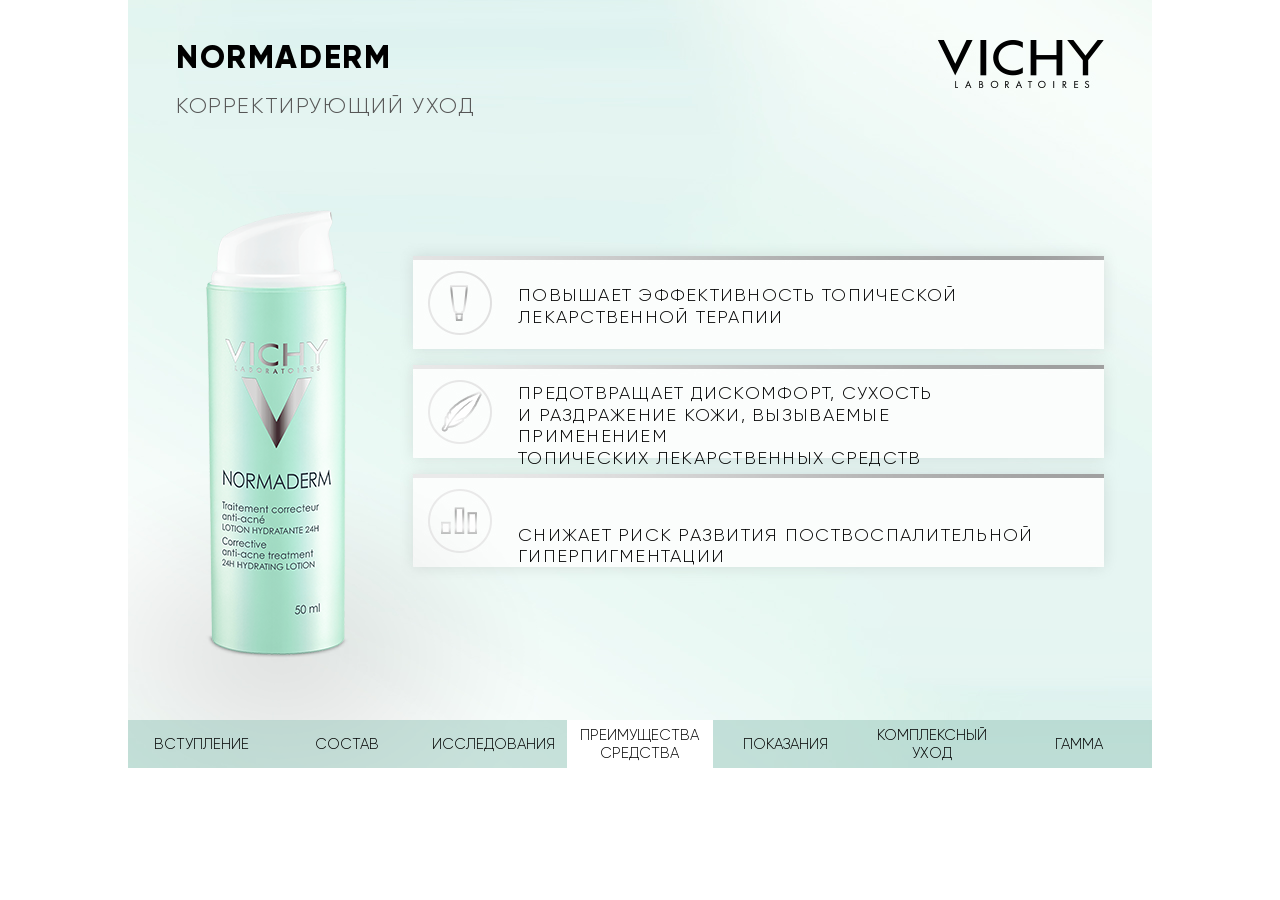
<file: v1/04/index.html>
<!DOCTYPE html>
<html xmlns="http://www.w3.org/1999/xhtml">
<head>
    <meta charset="utf-8"/>
    <title></title>
    <link rel="stylesheet" href="../css/style.css" type="text/css" media="screen, projection"/>
    <link rel="stylesheet" href="../css/animate.css" type="text/css" media="screen, projection"/>
    <script type="text/javascript" src="../js/app.js"></script>
    <script type="text/javascript" src="../js/script.js"></script>
</head>

<body>
<div id="page">
    <div class="main-m">
        <li><a href="javascript:changePage(1)"><span>вступление</span></a></li>
        <li><a href="javascript:changePage(2)"><span>состав</span></a></li>
        <li><a href="javascript:changePage(3)"><span>исследования</span></a></li>
        <li class="ac"><a href="javascript:changePage(4)"><span>преимущества<br>средства</span></a></li>
        <li><a href="javascript:changePage(5)"><span>показания</span></a></li>
        <li><a href="javascript:changePage(6)"><span>комплексный<br>уход</span></a></li>
        <li><a href="javascript:changePage(7)"><span>гамма</span></a></li>
    </div>
    <div class="bb sld4">
        <div class="bb s0">
            <div class="text1">
                <p><span class="bold32">NORMADERM </span></p>
                <p class="light22">КОРРЕКТИРУЮЩИЙ УХОД</p>
            </div>

            <div class="lotion"></div>

            <ul class="list">
                <li class="li1 light18">ПОВЫШАЕТ ЭФФЕКТИВНОСТЬ ТОПИЧЕСКОЙ <br>ЛЕКАРСТВЕННОЙ ТЕРАПИИ</li>
                <li class="li2 light18">ПРЕДОТВРАЩАЕТ​ ДИСКОМФОРТ, СУХОСТЬ 
                    <br>И РАЗДРАЖЕНИЕ КОЖИ, ВЫЗЫВАЕМЫЕ​ ПРИМЕНЕНИЕМ 
                    <br>ТОПИЧЕСКИХ ЛЕКАРСТВЕННЫХ СРЕДСТВ </li>
                <li class="li3 light18">СНИЖАЕТ РИСК РАЗВИТИЯ ПОСТВОСПАЛИТЕЛЬНОЙ <br>ГИПЕРПИГМЕНТАЦИИ</li>
            </ul>
        </div>
        
    </div>
</div>
</body>
</html>
</file>
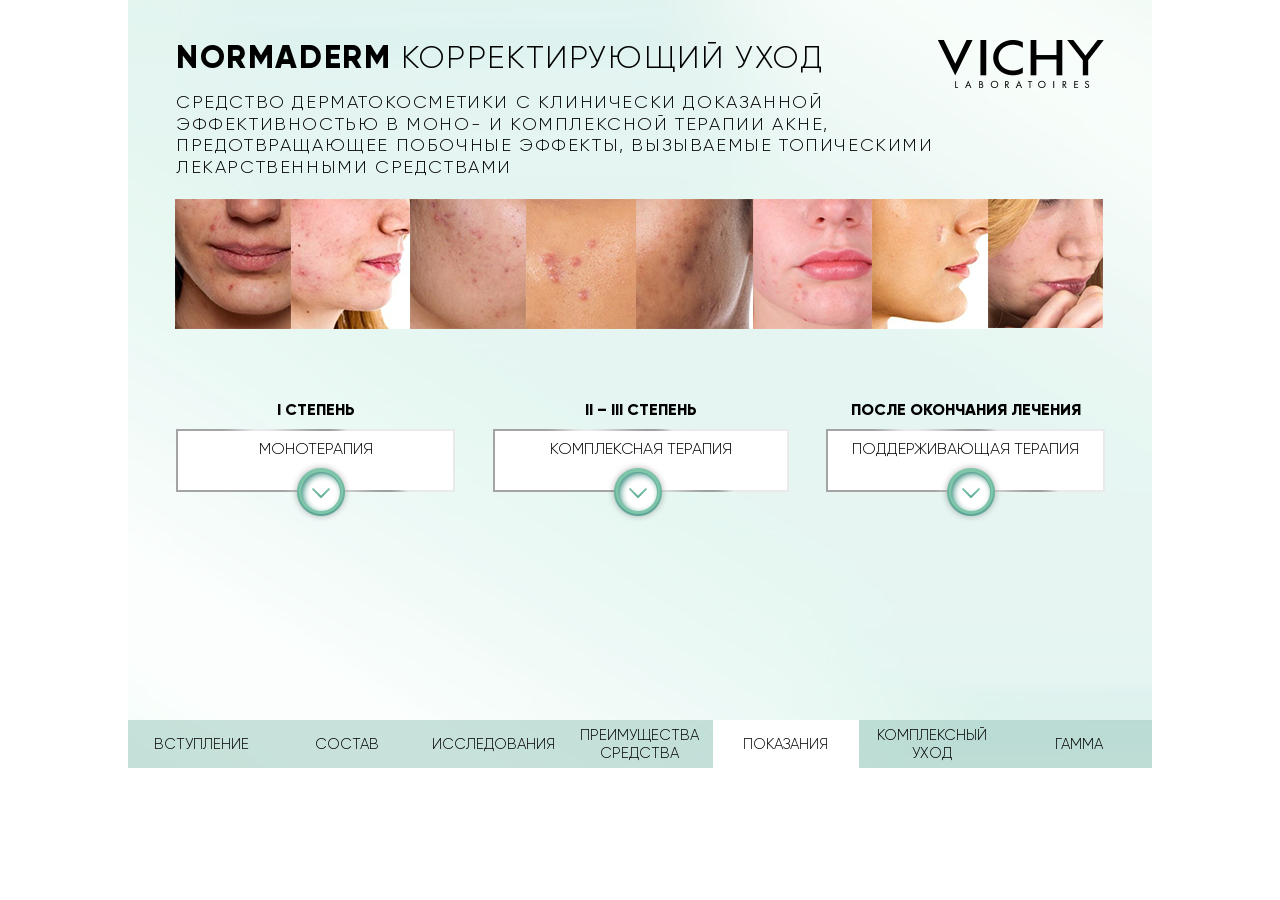
<file: v1/05/index.html>
<!DOCTYPE html>
<html xmlns="http://www.w3.org/1999/xhtml">
<head>
    <meta charset="utf-8"/>
    <title></title>
    <link rel="stylesheet" href="../css/style.css" type="text/css" media="screen, projection"/>
    <link rel="stylesheet" href="../css/animate.css" type="text/css" media="screen, projection"/>
    <script type="text/javascript" src="../js/app.js"></script>
    <script type="text/javascript" src="../js/script.js"></script>
</head>

<body>
<div id="page">
    <div class="main-m">
        <li><a href="javascript:changePage(1)"><span>вступление</span></a></li>
        <li><a href="javascript:changePage(2)"><span>состав</span></a></li>
        <li><a href="javascript:changePage(3)"><span>исследования</span></a></li>
        <li><a href="javascript:changePage(4)"><span>преимущества<br>средства</span></a></li>
        <li class="ac"><a href="javascript:changePage(5)"><span>показания</span></a></li>
        <li><a href="javascript:changePage(6)"><span>комплексный<br>уход</span></a></li>
        <li><a href="javascript:changePage(7)"><span>гамма</span></a></li>
    </div>
    <div class="bb sld5">
        <div class="bb s0">
            <div class="text1">
                <p><span class="bold32">NORMADERM </span><span class="light32">КОРРЕКТИРУЮЩИЙ УХОД</span></p>
                <p class="light18">СРЕДСТВО ДЕРМАТОКОСМЕТИКИ С КЛИНИЧЕСКИ ДОКАЗАННОЙ 
                    <br>ЭФФЕКТИВНОСТЬЮ  В МОНО- И КОМПЛЕКСНОЙ ТЕРАПИИ АКНЕ, 
                    <br>ПРЕДОТВРАЩАЮЩЕЕ ПОБОЧНЫЕ ЭФФЕКТЫ, ВЫЗЫВАЕМЫЕ ТОПИЧЕСКИМИ 
                    <br>ЛЕКАРСТВЕННЫМИ СРЕДСТВАМИ </p>
            </div>

            <div class="blocks">
                <div class="block block-1">
                    <p class="title bold16">I СТЕПЕНЬ</p>
                    <div class="label label-1">
                        <p class="sub">МОНОТЕРАПИЯ</p>
                        <div class="arrow"></div>
                    </div>
                </div>
                <div class="block block-2">
                    <p class="title bold16">II – III СТЕПЕНЬ</p>
                    <div class="label label-2">
                        <p class="sub">КОМПЛЕКСНАЯ ТЕРАПИЯ​</p>
                        <div class="arrow"></div>
                    </div>
                    
                </div>
                <div class="block block-3">
                    <p class="title bold16">ПОСЛЕ ОКОНЧАНИЯ ЛЕЧЕНИЯ</p>
                    <div class="label label-3">
                        <p class="sub">ПОДДЕРЖИВАЮЩАЯ ТЕРАПИЯ</p>
                        <div class="arrow"></div>
                    </div>
                    
                </div>
            </div>
        </div>
        
    </div>
</div>
</body>
</html>
</file>
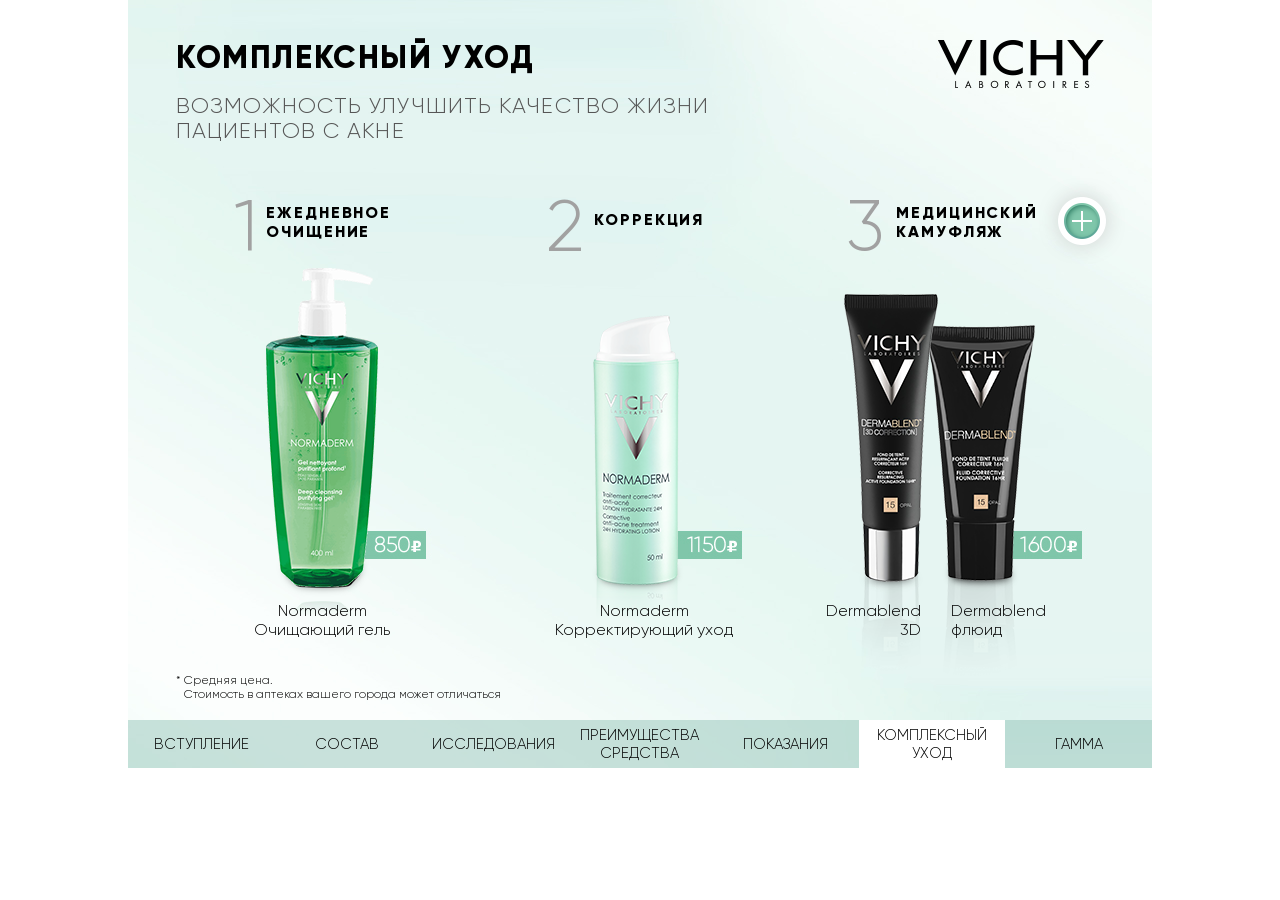
<file: v1/06/index.html>
<!DOCTYPE html>
<html xmlns="http://www.w3.org/1999/xhtml">
<head>
    <meta charset="utf-8"/>
    <title></title>
    <link rel="stylesheet" href="../css/style.css" type="text/css" media="screen, projection"/>
    <link rel="stylesheet" href="../css/animate.css" type="text/css" media="screen, projection"/>
    <script type="text/javascript" src="../js/app.js"></script>
    <script type="text/javascript" src="../js/script.js"></script>
</head>

<body>
<div id="page">
    <div class="main-m">
        <li><a href="javascript:changePage(1)"><span>вступление</span></a></li>
        <li><a href="javascript:changePage(2)"><span>состав</span></a></li>
        <li><a href="javascript:changePage(3)"><span>исследования</span></a></li>
        <li><a href="javascript:changePage(4)"><span>преимущества<br>средства</span></a></li>
        <li><a href="javascript:changePage(5)"><span>показания</span></a></li>
        <li class="ac"><a href="javascript:changePage(6)"><span>комплексный<br>уход</span></a></li>
        <li><a href="javascript:changePage(7)"><span>гамма</span></a></li>
    </div>
    <div class="bb sld6">
        <div class="bb s0">
            <div class="text1">
                <p><span class="bold32">Комплексный УХОД</span></p>
                <p class="light22">ВОЗМОЖНОСТЬ УЛУЧШИТЬ КАЧЕСТВО ЖИЗНИ <br>ПАЦИЕНТОВ С АКНЕ </p>
            </div>

            <div class="plus"></div>

            <div class="items">
                <div class="item item-1">
                    <div class="title">
                        <span class="number">1</span>
                        <p class="ttl-t bold16">ЕЖЕДНЕВНОЕ <br>ОЧИЩЕНИЕ</p>
                    </div>
                    <div class="image image-1"></div>
                    <p class="text light16">Normaderm <br>Очищающий гель</p>
                </div>
                <div class="item item-2">
                    <div class="title">
                        <span class="number">2</span>
                        <p class="ttl-t bold16">КОРРЕКЦИЯ</p>
                    </div>
                    <div class="image image-2"></div>
                    <p class="text light16">Normaderm <br>Корректирующий уход</p>
                </div>
                <div class="item item-3">
                    <div class="title">
                        <span class="number">3</span>
                        <p class="ttl-t bold16">МЕДИЦИНСКИЙ <br>КАМУФЛЯЖ</p>
                    </div>
                    <div class="image image-3"></div>
                    <p class="text text-l light16">Dermablend<br>3D</p>
                    <p class="text text-r light16">Dermablend <br>флюид</p>
                </div>
            </div>

            <p class="sub">* Средняя цена. <br><span>Стоимость в аптеках вашего города может отличаться</span></p>
        </div>

        <div class="bb s1">
            <div class="text1">
                <p><span class="bold32">DERMABLEND</span></p>
                <p class="light22">МЕДИЦИНСКИЙ КАМУФЛЯЖ, СПОСОБНЫЙ УЛУЧШИТЬ 
                    <br>КАЧЕСТВО ЖИЗНИ ПАЦИЕНТОВ С ДЕРМАТОЗАМИ</p>
            </div>

            <div class="x"></div>

            <div class="head">
                <div class="ttl ttl-1">
                    <p class="name bold18">DERMABLEND ФЛЮИД</p>
                    <p class="subttl light18">ОДНОРОДНЫЙ ТОН​</p>
                    <div class="plus plus-fluid"></div>
                </div>
                <div class="ttl ttl-2">
                    <p class="name bold18">DERMABLEND 3D</p>
                    <p class="subttl light18">ОДНОРОДНЫЙ ТОН+РОВНЫЙ РЕЛЬЕФ</p>
                    <div class="plus plus-3d"></div>
                </div>
            </div>

            <div class="good good-1">
                <div class="img"></div>
                <ul class="list">
                    <li class="li1">
                        <div class="tick"></div>
                        <p class="adv light16">Нарушения <br>пигментации</p>
                    </li>
                    <li class="li2">
                        <div class="tick"></div>
                        <p class="adv light16">Гемангиомы и др. <br>сосудистые патологии</p>
                    </li>
                    <li class="li3">
                        <div class="tick"></div>
                        <p class="adv light16">Артифициальные​ <br>дефекты (гематомы​, <br>татуировки)</p>
                    </li>
                </ul>
                <p class="type light24">SPF 35</p>
            </div>

            <div class="good good-2">
                <div class="img"></div>
                <ul class="list">
                    <li class="li1">
                        <div class="tick"></div>
                        <p class="adv light16">Акне​</p>
                    </li>
                    <li class="li2">
                        <div class="tick"></div>
                        <p class="adv light16">Постакне</p>
                    </li>
                </ul>
                <p class="type light24">SPF 25</p>
            </div>
        </div>

        <div class="bb s1-1">
            <div class="text1">
                <p class="bold32">DERMABLEND <span class="l-gold">ФЛЮИД</span></p>
                <p class="light22">МЕДИЦИНСКИЙ КАМУФЛЯЖ, СПОСОБНЫЙ УЛУЧШИТЬ 
                    <br>КАЧЕСТВО ЖИЗНИ ПАЦИЕНТОВ С ДЕРМАТОЗАМИ</p>
            </div>

            <div class="x"></div>

            <div class="good-item">
                <div class="img"></div>
                <ul class="list">
                    <li class="li1">
                        <div class="tick"></div>
                        <p class="adv light24">25% маскирующих пигментов</p>
                    </li>
                    <li class="li2">
                        <div class="tick"></div>
                        <p class="adv light24">Стойкость до 16 часов</p>
                    </li>
                    <li class="li3">
                        <div class="tick"></div>
                        <p class="adv light24">Гипоаллергенно, подходит <br>для чувствительной кожи</p>
                    </li>
                    <li class="li4">
                        <div class="tick"></div>
                        <p class="adv light24">Возможность использования 
                            <br>после косметических процедур 
                            <br>и при медикаментозном лечении</p>
                    </li>
                    <li class="li5">
                        <div class="tick"></div>
                        <p class="adv light24">SPF 35</p>
                    </li>
                </ul>
            </div>

            <div class="result">
                <div class="plus plus-result"></div>
                <p class="txt">РЕЗУЛЬТАТЫ ИСПОЛЬЗОВАНИЯ</p>
            </div>

            <div class="popup">
                <div class="head">
                    <p class="ttl bold22">ВИТИЛИГО</p>
                    <p class="ttl bold22">ГЕМАНГИОМА</p>
                    <div class="p-x"></div>
                </div>
            </div>
        </div>
        <div class="bb s1-2">
            <div class="text1">
                <p class="bold32">DERMABLEND <span class="l-gold">3D</span></p>
                <p class="light22">МЕДИЦИНСКИЙ КАМУФЛЯЖ, СПОСОБНЫЙ УЛУЧШИТЬ 
                    <br>КАЧЕСТВО ЖИЗНИ ПАЦИЕНТОВ С ДЕРМАТОЗАМИ</p>
            </div>

            <div class="x"></div>

            <div class="good-item">
                <div class="img"></div>
                <ul class="list">
                    <li class="li1">
                        <div class="tick"></div>
                        <p class="adv light24">Состав, адаптированный для кожи, 
                            <br>склонной к акне (эперулин+салициловая кислота)​</p>
                    </li>
                    <li class="li2">
                        <div class="tick"></div>
                        <p class="adv light24">Высокая покрывающая способность</p>
                    </li>
                    <li class="li3">
                        <div class="tick"></div>
                        <p class="adv light24">Выравнивание рельефа кожи</p>
                        <div class="plus-relief"></div>
                    </li>
                    <li class="li4">
                        <div class="tick"></div>
                        <p class="adv light24">Стойкость до 16 часов</p>
                    </li>
                    <li class="li5">
                        <div class="tick"></div>
                        <p class="adv light24">Гипоаллергенно, подходит <br>для чувствительной кожи</p>
                    </li>
                    <li class="li6">
                        <div class="tick"></div>
                        <p class="adv light24">SPF 25</p>
                    </li>
                </ul>
            </div>

            <div class="result">
                <div class="plus plus-result"></div>
                <p class="txt">РЕЗУЛЬТАТЫ ИСПОЛЬЗОВАНИЯ</p>
            </div>

            <div class="popup-1">
                <p class="ttl bold22">АКНЕ</p>
                <div class="p-x"></div>
            </div>

            <div class="popup-2">
                <p class="p-title bold22">ТЕХНОЛОГИЯ ALLIAGEL В DERMABLEND 3D</p>
                <div class="head">
                    <p class="ttl bold16">Тест на губке – равномерное покрытие 
                        <br>даже на пористой поверхности</p>
                    <p class="ttl bold16">«Lego» тест – выпуклые дефекты <br>менее заметны</p>
                </div>
                <div class="foot foot-1">
                    <p class="sub light14">КЛАССИЧЕСКИЙ ТОН</p>
                    <p class="sub light14">DERMABLEND 3D</p>
                </div>

                <div class="foot foot-2">
                    <p class="sub light14">DERMABLEND 3D</p>
                    <p class="sub light14">КЛАССИЧЕСКИЙ ТОН</p>
                    
                </div>
                <div class="p-x"></div>
            </div>
        </div>
    </div>
</div>
</body>
</html>
</file>
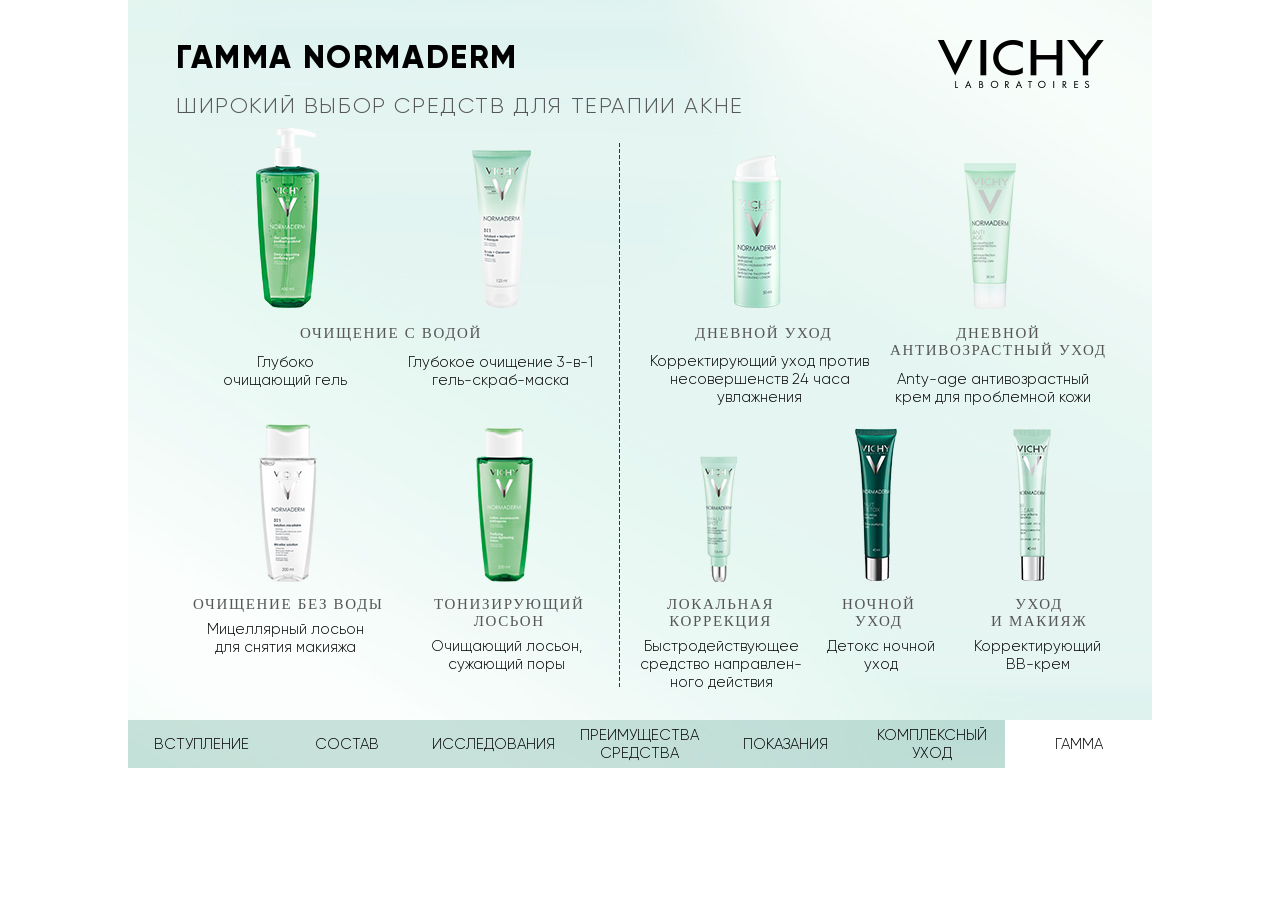
<file: v1/07/index.html>
<!DOCTYPE html>
<html xmlns="http://www.w3.org/1999/xhtml">
<head>
    <meta charset="utf-8"/>
    <title></title>
    <link rel="stylesheet" href="../css/style.css" type="text/css" media="screen, projection"/>
    <link rel="stylesheet" href="../css/animate.css" type="text/css" media="screen, projection"/>
    <script type="text/javascript" src="../js/app.js"></script>
    <script type="text/javascript" src="../js/script.js"></script>
</head>

<body>
<div id="page">
    <div class="main-m">
        <li><a href="javascript:changePage(1)"><span>вступление</span></a></li>
        <li><a href="javascript:changePage(2)"><span>состав</span></a></li>
        <li><a href="javascript:changePage(3)"><span>исследования</span></a></li>
        <li><a href="javascript:changePage(4)"><span>преимущества<br>средства</span></a></li>
        <li><a href="javascript:changePage(5)"><span>показания</span></a></li>
        <li><a href="javascript:changePage(6)"><span>комплексный<br>уход</span></a></li>
        <li class="ac"><a href="javascript:changePage(7)"><span>гамма</span></a></li>
    </div>
    <div class="bb sld7">
        <div class="bb s0">
            <div class="text1">
                <p class="bold32">ГАММА NORMADERM</p>
                <p class="light22">ШИРОКИЙ ВЫБОР СРЕДСТВ ДЛЯ ТЕРАПИИ АКНЕ​</p>
            </div>

            <div class="block block-1">
                <p class="title">ОЧИЩЕНИЕ С ВОДОЙ</p>
                <p class="subtitle subtitle-1"> Глубоко <br>очищающий гель</p>
                <p class="subtitle subtitle-2">Глубокое очищение 3-в-1 <br>гель-скраб-маска</p>
            </div>
            <div class="block block-2">
                <p class="title">ОЧИЩЕНИЕ БЕЗ ВОДЫ</p>
                <p class="subtitle">Мицеллярный лосьон <br>для снятия макияжа</p>
            </div>
            <div class="block block-3">
                <p class="title">ТОНИЗИРУЮЩИЙ <br>ЛОСЬОН</p>
                <p class="subtitle">Очищающий лосьон, <br>сужающий поры</p>
            </div>
            <div class="block block-4">
                <p class="title">ДНЕВНОЙ УХОД</p>
                <p class="subtitle">Корректирующий уход против <br>несовершенств 24 часа <br>увлажнения</p>
            </div>
            <div class="block block-5">
                <p class="title">ДНЕВНОЙ <br>АНТИВОЗРАСТНЫЙ УХОД</p>
                <p class="subtitle">Аnty-age антивозрастный <br>крем для проблемной кожи</p>
            </div>
            <div class="block block-6">
                <p class="title">ЛОКАЛЬНАЯ <br>КОРРЕКЦИЯ</p>
                <p class="subtitle">Быстродействующее <br>средство направлен-<br>ного действия</p>
            </div>
            <div class="block block-7">
                <p class="title">НОЧНОЙ <br>УХОД</p>
                <p class="subtitle">Детокс ночной <br>уход</p>
            </div>
            <div class="block block-8">
                <p class="title">УХОД <br>И МАКИЯЖ</p>
                <p class="subtitle">Корректирующий <br>ВВ-крем</p>
            </div>
        </div>
        
    </div>
</div>
</body>
</html>
</file>
<file: css/style.css>
@charset "UTF-8";
html,
body,
div,
span,
applet,
object,
iframe,
h1,
h2,
h3,
h4,
h5,
h6,
p,
blockquote,
pre,
a,
abbr,
acronym,
address,
big,
cite,
code,
del,
dfn,
em,
img,
ins,
kbd,
q,
s,
samp,
small,
strike,
strong,
sub,
sup,
tt,
var,
b,
u,
i,
center,
dl,
dt,
dd,
ol,
ul,
li,
fieldset,
form,
label,
legend,
table,
caption,
tbody,
tfoot,
thead,
tr,
th,
td,
article,
aside,
canvas,
details,
embed,
figure,
figcaption,
footer,
header,
hgroup,
menu,
nav,
output,
ruby,
section,
summary,
time,
mark,
audio,
video {
  margin: 0;
  padding: 0;
  border: 0;
  vertical-align: baseline;
}
body,
html {
  height: 100%;
}
body a,
html a {
  text-decoration: none;
}
body input,
html input {
  -webkit-appearance: none;
}
img,
fieldset,
a img {
  border: none;
}
input[type="submit"],
button {
  cursor: pointer;
}
input[type="submit"]::-moz-focus-inner,
button::-moz-focus-inner {
  padding: 0;
  border: 0;
}
textarea {
  overflow: auto;
}
input,
button {
  margin: 0;
  padding: 0;
  border: 0;
}
input,
textarea,
select,
button,
h1,
h2,
h3,
h4,
h5,
h6,
a,
span,
a:focus {
  outline: none;
}
div {
  outline: none !important;
}
* {
  outline: none !important;
}
ul,
ol {
  list-style-type: none;
}
img {
  vertical-align: top;
}
li {
  list-style: none;
}
@media only screen and (min-device-width: 320px) and (max-device-width: 480px) {
  * {
    -webkit-text-size-adjust: none;
  }
}
table {
  border-spacing: 0;
  border-collapse: collapse;
  width: 100%;
}
.clear {
  clear: both;
}
@font-face {
  font-family: Gilroy;
  src: url("../shared/Gilroy-ExtraBold.eot");
  src: url("../shared/Gilroy-ExtraBold.eot?#iefix") format("embedded-opentype"), url("../shared/Gilroy-ExtraBold.woff") format("woff"), url("../shared/Gilroy-ExtraBold.ttf") format("truetype");
  font-weight: normal;
  font-style: normal;
  font-weight: 700;
}
@font-face {
  font-family: Gilroy;
  src: url("../shared/Gilroy-Light.eot");
  src: url("../shared/Gilroy-Light.eot?#iefix") format("embedded-opentype"), url("../shared/Gilroy-Light.woff") format("woff"), url("../shared/Gilroy-Light.ttf") format("truetype");
  font-weight: normal;
  font-style: normal;
  font-weight: 300;
}
body {
  font-family: Gilroy;
}
* {
  -webkit-backface-visibility: hidden;
  -webkit-tap-highlight-color: transparent;
}
#page {
  width: 1024px;
  height: 768px;
  margin: auto;
  position: relative;
  overflow: hidden;
}
.bb {
  position: absolute;
  top: 0;
  left: 0;
  width: 100%;
  height: 100%;
}
.main-m {
  position: absolute;
  bottom: 0;
  left: 0;
  right: 0;
  z-index: 1;
  background: rgba(149, 197, 185, 0.5);
  height: 48px;
  *zoom: 1;
}
.main-m:after {
  content: " ";
  display: table;
  clear: both;
}
.main-m li {
  float: left;
  width: 14.28%;
  text-align: center;
}
.main-m li:last-child {
  overflow: hidden;
  width: auto;
  float: none;
}
.main-m li a {
  display: block;
  color: #000000;
  font-family: Gilroy;
  font-size: 15px;
  font-weight: 300;
  text-transform: uppercase;
}
.main-m li a span {
  display: table-cell;
  width: 170px;
  vertical-align: middle;
  height: 48px;
}
.main-m li.ac a {
  background: #ffffff;
}
.bold16 {
  font-size: 16px;
  font-weight: 800;
}
.bold18 {
  font-size: 18px;
  font-weight: 800;
}
.bold32 {
  font-size: 32px;
  font-weight: 800;
}
.bold24 {
  font-size: 24px;
  font-weight: 800;
}
.bold14 {
  font-size: 14px;
  font-weight: 800;
}
.bold22 {
  font-size: 22px;
  font-weight: 800;
}
.bold48 {
  font-size: 48px;
  font-weight: 800;
  letter-spacing: 7px;
}
.light16 {
  font-size: 16px;
}
.light18 {
  font-size: 18px;
}
.light20 {
  font-size: 20px;
}
.light22 {
  font-size: 22px;
}
.light24 {
  font-size: 24px;
}
.light28 {
  font-size: 28px;
}
.light32 {
  font-size: 32px;
}
.green {
  color: #7fc6aa;
}
.violet {
  color: #959595;
}
.grey {
  color: #74c3b0;
}
.blue {
  color: #007982;
}
.l-gold {
  color: #f4c087;
}
.x,
.pr-x {
  height: 101px;
  width: 100px;
  cursor: pointer;
}
.arrow {
  font-size: 32px;
  color: #007982;
}

.sld1 {
  background-image: url("../images/1/bg.jpg");
  }

  .sld1 .text1 {
    position: absolute;
    top: 455px;
    left: 518px;
    text-transform: uppercase;
  }
  .sld1 .text1 .light24 {
    margin-top: -6px;
    letter-spacing: 0.1em;
  }
  .sld1 .text1 .light20 {
    margin-top: 25px;
    white-space: nowrap;
    text-transform: none;
  }
  .sld1 .plus {
    background-image: url("../images/1/plus.png");
    height: 64px;
    width: 64px;
    cursor: pointer;
    position: absolute;
    top: 543px;
    left: 437px;
  }
  .sld1 .s1 {
    display: none;
    background-image: url("../images/1/bg2.jpg");
    z-index: 2;
    height: 100%;
    width: 100%;
    top: 0;
    left: 0;
  }
  .sld1 .s1 input[type=range] {
    position: relative;
    margin-left: 550px;
    margin-top: 380px;
    -webkit-appearance: none;
    width: 570px;
    border-radius: 30px;
    -webkit-transform: rotate(-90deg);
    -moz-transform: rotate(-90deg);
    transform: rotate(-90deg);
    overflow: hidden;
  }
  .sld1 .s1 input[type=range]:focus {
    outline: none;
  }
  .sld1 .s1 input[type=range]::-webkit-slider-runnable-track {
    width: 100%;
    height: 39px;
    cursor: pointer;
    box-shadow: 0px 0px 0px #000000;
    border-radius: 30px;
    border: 2px solid #bce3d8;
    box-shadow: 0 0 15px rgba(0, 0, 0, 0.2) inset;
  }
  .sld1 .s1 input[type=range]::-webkit-slider-thumb {
    position: relative;
    z-index: 10;
    height: 40px;
    width: 40px;
    border-radius: 25px;
    cursor: pointer;
    -webkit-appearance: none;
    margin-top: -2px;
    background-image: url('../images/1/handle.png');
  }
  .sld1 .s1 .light18 {
    position: absolute;
    top: 90px;
    left: 50px;
    letter-spacing: 0.08em;
  }
  .sld1 .s1 .title1 {
    position: absolute;
    top: 115px;
    left: 50px;
    text-transform: uppercase;
  }
  .sld1 .s1 .title2 {
    display: none;
    position: absolute;
    top: 42px;
    left: 50px;
    letter-spacing: 0.08em;
  }
  .sld1 .s1 .title2 .light18 {
    position: static;
    margin: 0;
    margin-top: 12px;
  }
  .sld1 .s1 .list {
    position: absolute;
    top: 240px;
    left: 65px;
    width: 270px;
    text-transform: uppercase;
  }
  .sld1 .s1 .list .li1 {
    position: absolute;
    top: 5px;
    left: 0;
  }
  .sld1 .s1 .list .li2 {
    position: absolute;
    top: 165px;
    left: 0;
  }
  .sld1 .s1 .list .li3 {
    position: absolute;
    top: 345px;
    left: 0;
  }
  .sld1 .s1 .x {
    background-image: url("../images/1/x.png");
    height: 101px;
    width: 100px;
    cursor: pointer;
    top: 88px;
    right: 20px;
    position: absolute;
  }

  .sld1 .s1 .scale {
    position: absolute;
    top: 128px;
    right: 139px;
    width: 74px;
    height: 535px;
    background-image: url('../images/1/scale.png');
  }

  .sld1 .s1 .lotion {
    display: none;
    position: absolute;
    bottom: 0;
    right: 0;
    width: 454px;
    height: 600px;
    background-image: url('../images/1/lotion.png');
  }
  .sld1 .s1 .range-plus {
    display: none;
    position: absolute;
    z-index: 10;
    right: 143px;
    width: 92px;
    height: 92px;
    background-image: url('../images/1/range-plus.png');
    background-position: center center;
    background-size: 80%;
    background-repeat: no-repeat;
    cursor: pointer;
  }

.sld2 {
  background-image: url("../images/2/bg.jpg");
  position: relative;
  letter-spacing: 0.1em;
  }

  .sld2 .text1 {
    position: absolute;
    top: 37px;
    left: 48px;
    text-transform: uppercase;
  }
  .sld2 .text1 .light22 {
    margin-top: 22px;
  }
  .sld2 ul {
    position: absolute;
    z-index: 1;
  }
  .sld2 ul > li {
    text-align: right;
    text-transform: uppercase;
  }
  .sld2 .rect-1 {
    position: absolute;
    top: 173px;
    left: 18px;
    width: 701px;
    height: 273px;
    background-image: url('../images/2/rect-1.png');
  }
  .sld2 .list1 {
    top: 210px;
    left: 50px;
    width: 260px;
    z-index: 1;
  }
  .sld2 .list1 .li2 {
    margin-top: 30px;
    letter-spacing: 1.1px;
  }
  .sld2 .list1 .li3 {
    margin-top: 26px;
  }
  .sld2 .list1 .li4 {
    margin-top: 26px;
  }
  .sld2 .plus {
    position: absolute;
    width: 92px;
    height: 92px;
    background-image: url('../images/2/plus.png');
    top: -30px;
    right: -89px;
    cursor: pointer;
  }
  .sld2 .popup1 {
    display: none;
    position: absolute;
    top: 173px;
    left: 18px;
    width: 701px;
    height: 273px;
    z-index: 0;
    background-image: url('../images/2/popup1.png');
  }
  .sld2 .popup-list {
    position: absolute;
    letter-spacing: 0;
  }
  .sld2 .popup-list > li {
    text-transform: none;
    text-align: left;
  }
  .sld2 .popup1 .popup-list {
    top: 102px;
    right: 155px;
  }
  .sld2 .popup1 .popup-list .li1 {
    margin-bottom: 8px;
  }
  .sld2 .popup1 .popup-list .li2 {
    margin-bottom: 8px;
  }
  .sld2 .list2 {
    top: 507px;
    left: 50px;
    width: 260px;
  }
  .sld2 .list2 .li2 {
    margin-top: 34px;
  }
  .sld2 .popup2 {
    display: none;
    position: absolute;
    top: 475px;
    left: 18px;
    width: 497px;
    height: 176px;
    z-index: 0;
    background-image: url('../images/2/popup2.png');
  }
  .sld2 .popup2 .popup-list {
    position: absolute;
    top: 102px;
    right: 100px;
  }
  .sld2 .list3 {
    top: 575px;
    right: 275px;
    width: 235px;
  }
  .sld2 .list3 .li1 {
    margin-bottom: 30px;
  }
  .sld2 .popup3 {
    display: none;
    position: absolute;
    top: 540px;
    right: 19px;
    width: 494px;
    height: 173px;
    z-index: 0;
    background-image: url('../images/2/popup3.png');
  }
  .sld2 .popup3 .popup-list {
    position: absolute;
    top: 102px;
    right: 74px;
  }
  .sld2 .list4 {
    top: 205px;
    right: 90px;
  }
  .sld2 .list4 .li1 {
    margin-bottom: 35px;
  }

.sld3 .s0 {
  position: relative;
  width: 100%;
  height: 100%;
  background-image: url('../images/3/bg1.jpg');
}

  .sld3 .text1,
  .sld4 .text1,
  .sld5 .text1,
  .sld6 .text1,
  .sld7 .text1 {
    position: absolute;
    top: 37px;
    left: 48px;
    text-transform: uppercase;
    letter-spacing: 0.1em;
  }
  .sld3 .s0 .text1 .light22,
  .sld3 .s1 .text1 .light22,
  .sld3 .s1-1 .text1 .light22,
  .sld3 .s2 .text1 .light22,
  .sld3 .s2-1 .text1 .light22,
  .sld3 .s3 .text1 .light22,
  .sld3 .s3-1 .text1 .light22,
  .sld3 .s3-2 .text1 .light22,
  .sld3 .s3-3 .text1 .light22,
  .sld3 .s3-4 .text1 .light22,
  .sld3 .s4 .text1 .light22,
  .sld4 .s0 .text1 .light22,
  .sld5 .s0 .text1 .light22,
  .sld6 .text1 .light22,
  .sld7 .text1 .light22 {
    color: #565656;
  }
  
  .sld3 .s0 .text1 .light22,
  .sld3 .s3 .text1 .light22,
  .sld3 .s3-1 .text1 .light22,
  .sld3 .s3-2 .text1 .light22,
  .sld3 .s3-3 .text1 .light22,
  .sld3 .s3-4 .text1 .light22,
  .sld3 .s4 .text1 .light22,
  .sld3 .s5 .text1 .light22,
  .sld4 .s0 .text1 .light22,
  .sld5 .s0 .text1 .light22,
  .sld6 .s0 .text1 .light22,
  .sld7 .s0 .text1 .light22 {
    margin-top: 16px;
  }
  .sld3 .s0 .button {
    position: absolute;
    top: 180px;
    width: 439px;
    height: 90px;
    text-transform: uppercase;
    text-align: center;
    vertical-align: middle;
    background-image: url('../images/3/white-btn.png');
    cursor: pointer;
  }
  .sld3 .s0 .button .bold22 {
    margin-top: 32px;
  }
  .sld3 .s0 .button-c {
    left: 35px;
  }
  .sld3 .s0 .button-m {
    left: 508px;
  }
  .sld3 .s0 .block {
    position: absolute;
    text-align: center;
  }
  .sld3 .s0 .block .title {
    letter-spacing: 0.1em;
    text-transform: uppercase;
  }
  .sld3 .s0 .block .bl-item {
    position: absolute;
    top: 55px;
    font-size: 12px;
    width: 130px;
  }
  .sld3 .s0 .block .bl-item .plus{
    position: absolute;
    top: 80px;
    left: 37px;
    width: 52px;
    height: 52px;
    background-image: url('../images/3/plus.png');
    cursor: pointer;
  }
  .sld3 .s0 .block-1 {
    top: 285px;
    left: 115px;
  }
  .sld3 .s0 .block .bl-item-left{
    left: 3px;
  }
  .sld3 .s0 .block .bl-item-right{
    right: 12px;
  }
  .sld3 .s0 .block .bl-item-center{
    top: 52px;
    left: 76px;
  }
  .sld3 .s0 .block-2 {
    top: 495px;
    left: 115px;
  }
  .sld3 .s0 .block-3 {
    top: 285px;
    left: 600px;
  }
  .sld3 .s0 .block-3 .bl-item .plus {
    top: -8px;
    left: 20px;
  }
  .sld3 .s0 .lotion {
    /* display: none; */
    position: absolute;
    bottom: 0;
    right: 120px;
    width: 357px;
    height: 383px;
    background-image: url('../images/3/lotion.png');
    animation-duration: 1.5s;
  }


  .sld3 .s1 {
    display: none;
    background-image: url('../images/3/bg2u.jpg');
  }

  .sld3 .s1 .button,
  .sld3 .s2 .button {
    position: absolute;
    top: 180px;
    width: 488px;
    height: 98px;
    text-transform: uppercase;
    text-align: center;
    letter-spacing: 0.05em;
    cursor: pointer;
  }
  .sld3 .s1 .button .light18,
  .sld3 .s2 .button .light18 {
    margin-top: 38px;
  }
  .sld3 .s1 .button-on {
    left: 34px;
    background-image: url('../images/3/btn-on.png');
  }
  .sld3 .s1 .button-off {
    left: 500px;
    background-image: url('../images/3/btn-off.png');
  }
  .sld3 .s1 .x,
  .sld3 .s2 .x {
    position: absolute;
    top: 90px;
    right: 20px;
    width: 100px;
    height: 101px;
    background-image: url('../images/3/x.png');
    cursor: pointer;
  }
  .sld3 .s1 .scale,
  .sld3 .s2 .scale {
    position: absolute;
    top: 285px;
    left: 78px;
    width: 898px;
    height: 349px;
    background-image: url('../images/3/scale.png');
  }
  .sld3 .s1 .scale-sub,
  .sld3 .s2 .scale-sub {
    position: absolute;
    left: -20px;
    top: 445px;
    transform: rotate(-90deg);
  }
  .sld3 .s1 .scale-sub {
    left: -32px;
  }
  .sld3 .s1 .graph,
  .sld3 .s2 .graph {
    position: absolute;
    top: 337px;
    width: 220px;
    height: 326px;
    z-index: 1;
  }
  .sld3 .s1 .graph .rect-full,
  .sld3 .s2 .graph .rect-full {
    position: absolute;
    top: 0;
    left: 0;
    width: 58px;
    height: 288px;
  }
  .sld3 .s1 .graph .gr-item,
  .sld3 .s2 .graph .gr-item {
    position: absolute;
    top: 0;
    left: 67px;
    width: 58px;
    height: 100%;
  }
  .sld3 .s1 .graph .col,
  .sld3 .s2 .graph .col {
    position: absolute;
    top: 0;
    left: 0;
    width: 15px;
    margin-left: 21px;
    background-size: 100% 100%;
    
  }
  .sld3 .s1 .graph .gr-item .col-e,
  .sld3 .s2 .graph .gr-item .col-e,
  .sld3 .s3-1 .table .graph .gr-item .col-e {
    height: 0px;
  }
  .sld3 .s1 .graph .rect,
  .sld3 .s2 .graph .rect {
    position: absolute;
    bottom: 38px;
    left: 0;
    width: 58px;
    background-size: 100% 100%;
  }
  .sld3 .s1 .graph .gr-item .rect-f,
  .sld3 .s2 .graph .gr-item .rect-f {
    height: 288px;
  }
  .sld3 .s1 .graph .number,
  .sld3 .s2 .graph .number {
    position: absolute;
    font-size: 56px;
  }
  .sld3 .s1 .graph .number span,
  .sld3 .s2 .graph .number span {
    font-size: 32px;
  }
  .sld3 .s1 .graph .subtitle,
  .sld3 .s2 .graph .subtitle {
    position: absolute;
    bottom: 0;
    left: 30px;
  }
  .sld3 .s1 .graph-1,
  .sld3 .s2 .graph-1 {
    left: 187px;
  }
  .sld3 .s1 .graph-1 .rect-full,
  .sld3 .s2 .graph-1 .rect-full {
    background-image: url('../images/3/rect-violet.png');
  }
  .sld3 .s1 .graph-1 .col-1 {
    height: 193px;
    transition: 1s;
    background-image: url('../images/3/col-violet.png');
  }
  .sld3 .s1 .graph-1 .rect-1 {
    height: 95px;
    transition: 1s;
    background-image: url('../images/3/rect-violet.png');
  }
  .sld3 .s1 .graph-1 .number {
    top: 63px;
    right: 0;
  }
  .sld3 .s1 .graph-2,
  .sld3 .s2 .graph-2 {
    left: 480px;
  }
  .sld3 .s1 .graph-2 .rect-full,
  .sld3 .s2 .graph-2 .rect-full {
    background-image: url('../images/3/rect-grey.png');
  }
  .sld3 .s1 .graph-2 .col-2 {
    height: 215px;
    transition: 1s;
    background-image: url('../images/3/col-grey.png');
  }
  .sld3 .s1 .graph-2 .rect-2 {
    height: 73px;
    transition: 1s;
    background-image: url('../images/3/rect-grey.png');
  }
  .sld3 .s1 .graph-2 .number {
    top: 75px;
    right: 12px;
  }
  .sld3 .s1 .graph-3,
  .sld3 .s2 .graph-3 {
    left: 732px;
  }
  .sld3 .s1 .graph-3 .rect-full,
  .sld3 .s2 .graph-3 .rect-full {
    background-image: url('../images/3/rect-blue.png');
  }
  .sld3 .s1 .graph-3 .col-3 {
    height: 203px;
    transition: 1s;
    background-image: url('../images/3/col-blue.png');
  }
  .sld3 .s1 .graph-3 .rect-3 {
    height: 85px;
    transition: 1s;
    background-image: url('../images/3/rect-blue.png');
  }
  .sld3 .s1 .graph-3 .number {
    top: 74px;
    right: 10px;
  }
  .sld3 .s1 .rects-l {
    position: absolute;
    top: 313px;
    left: 231px;
    width: 649px;
    height: 337px;
    background-image: url('../images/3/d1-loupe.png');
    z-index: 0;
    opacity: 0.4;
  }
  .sld3 .p {
    position: absolute;
    top: 256px;
    right: 18px;
    width: 100px;
    height: 101px;
    background-image: url('../images/3/p.png');
    z-index: 2;
    cursor: pointer;
  }
  .sld3 .loupe {
    position: absolute;
    top: 300px;
    right: 70px;
    width: 522px;
    height: 340px;
    border: 2px solid #74c3b0;
    z-index: 1;
  }
  .sld3 .sub {
    position: absolute;
    top: 605px;
    left: 875px;
  }

  .sld3 .protocol {
    display: none;
    position: absolute;
    left: 0;
    top: 0;
    width: 100%;
    height: 720px;
    z-index: 100;
    background-color: rgba(255, 255, 255, 0.6);
  }
  .sld3 .protocol .popup {
    position: absolute;
    left: 48px;
    top: 97px;
    width: 928px;
    height: 599px;
    background-image: url('../images/3/bgp.png');
  }
  .sld3 .protocol .text1 {
    color: #707a78;
  }
  .sld3 .protocol .text2 {
    position: absolute;
    top: 18px;
    left: 24px;
  }
  .sld3 .protocol .text2 .title {
    margin-bottom: 35px;
  }
  .sld3 .protocol .text2 .row {
    margin-bottom: 8px;
  }
  .sld3 .protocol .group {
    position: absolute;
    left: 80px;
    width: 725px;
    height: 103px;
  }
  .sld3 .protocol .group .name {
    letter-spacing: 0.1em;
  }
  .sld3 .protocol .group .meds {
    position: absolute;
    top: 2px;
    left: 160px;
  }
  .sld3 .protocol .group .meds-2 {
    top: 35px;
  }
  .sld3 .protocol .group .time {
    position: absolute;
    font-size: 14px;
    white-space: nowrap;
    top: 2px;
    left: 570px;
  }
  .sld3 .protocol .group .time-2 {
    top: 35px;
  }
  .sld3 .protocol .group-a {
    top: 293px;
  }
  .sld3 .protocol .group-b {
    top: 397px;
  }
  .sld3 .protocol .group-c {
    top: 500px;
  }
  .sld3 .protocol .pr-x {
    position: absolute;
    top: -10px;
    right: 0px;
    background-image: url("../images/3/x.png");
  }
  .sld3 .protocol .bottle {
    position: absolute;
    top: -6px;
    right: -75px;
    width: 26px;
    height: 88px;
    background-image: url('../images/3/bottle.png');
  }


  .sld3 .s2 {
    display: none;
    background-image: url('../images/3/bg2u.jpg');
  }
  .sld3 .s2 .button-off {
    left: 34px;
    background-image: url('../images/3/btn-off.png');
  }
  .sld3 .s2 .button-on {
    left: 500px;
    background-image: url('../images/3/btn-on.png');
  }
  .sld3 .s2 .graph-1 {
    top: 383px;
    height: 280px;
  }
  .sld3 .s2 .graph-1 .col-1 {
    height: 122px;
    transition: 1s;
    background-image: url('../images/3/col-violet.png');
  }
  .sld3 .s2 .graph-1 .rect-full {
    height: 242px;
  }
  .sld3 .s2 .graph-1 .gr-item .rect-f {
    height: 244px;
  }
  .sld3 .s2 .graph-1 .rect-1 {
    height: 121px;
    transition: 1s;
    background-image: url('../images/3/rect-violet.png');
  }
  .sld3 .s2 .graph-1 .number {
    top: 27px;
    right: 0;
  }
  .sld3 .s2 .graph-2 .col-2 {
    height: 192px;
    transition: 1s;
    background-image: url('../images/3/col-grey.png');
  }
  .sld3 .s2 .graph-2 .rect-2 {
    height: 96px;
    transition: 1s;
    background-image: url('../images/3/rect-grey.png');
  }
  .sld3 .s2 .graph-2 .number {
    top: 66px;
    right: 4px;
  }
  .sld3 .s2 .graph-3 .col-3 {
    height: 179px;
    transition: 1s;
    background-image: url('../images/3/col-blue.png');
  }
  .sld3 .s2 .graph-3 .rect-3 {
    height: 109px;
    transition: 1s;
    background-image: url('../images/3/rect-blue.png');
  }
  .sld3 .s2 .graph-3 .number {
    top: 64px;
    right: 2px;
  }
  .sld3 .s2 .rects-l {
    position: absolute;
    top: 313px;
    left: 231px;
    width: 650px;
    height: 337px;
    background-image: url('../images/3/d2-loupe.png');
    z-index: 0;
    opacity: 0.4;
  }

  .sld3 .s3 {
    display: none;
    background-image: url('../images/3/bg3.jpg');
  } 
  .sld3 .s3 .block {
    position: absolute;
    left: 48px;
    width: 928px;
    height: 62px;
  }
  .sld3 .s3 .arrow {
    position: absolute;
    top: 12px;
    left: 20px;
  }
  .sld3 .s3 .ttl {
    position: absolute;
    top: 20px;
    left: 60px;
  }
  .sld3 .s3 .descr {
    position: absolute;
    top: 22px;
    left: 380px;
  }
  .sld3 .s3 .plus {
    position: absolute;
    top: -15px;
    right: -21px;
    width: 92px;
    height: 92px;
    background-image: url('../images/3/plus-inv.png');
    cursor: pointer;
  }
  .sld3 .s3 .block-1 {
    top: 317px;
  }
  .sld3 .s3 .block-2 {
    top: 389px;
  }
  .sld3 .s3 .block-3 {
    top: 461px;
  }
  .sld3 .s3 .x,
  .sld3 .s3-1 .x,
  .sld3 .s3-2 .x,
  .sld3 .s3-3 .x {
    position: absolute;
    top: 155px;
    right: 24px;
    background-image: url("../images/3/x.png");
  }
  .sld3 .s3 .p {
    top: 605px;
    right: 21px;
  }


  .sld3 .s3-1 {
    display: none;
    background-image: url('../images/3/bg2u.jpg');
  }
  .sld3 .s3-1 .head {
    position: absolute;
    top: 215px;
    left: 0;
    width: 100%;
    height: 20px;
  }
  .sld3 .s3-1 .title {
    position: absolute;
    top: 0;
  }
  .sld3 .s3-1 .title-1 {
    left: 235px;
  }
  .sld3 .s3-1 .title-2 {
    left: 660px;
  }
  .sld3 .s3-1 .table {
    position: absolute;
    top: 255px;
  }
  .sld3 .s3-1 .table-left {
    left: 48px;
    width: 455px;
    height: 349px;
    background-image: url('../images/3/scale1.png');
  }
  .sld3 .s3-1 .table-right {
    left: 505px;
    width: 467px;
    height: 343px;
    background-image: url('../images/3/scale2.png');
  }
  .sld3 .s3-1 .table .graph {
    position: absolute;
    top: 3px;
    width: 105px;
    height: 100%;
    z-index: 1;
  }
  .sld3 .s3-1 .table-left .graph-1 {
    left: 52px;
  }
  .sld3 .s3-1 .table-left .graph-2 {
    left: 169px;
  }
  .sld3 .s3-1 .table-left .graph-3 {
    left: 284px;
  }
  .sld3 .s3-1 .graph .gr-item {
    position: absolute;
    bottom: 20px;
    width: 32px;
    height: 100%;
  }
  .sld3 .s3-1 .graph .gr-item-0,
  .sld3 .s3-1 .graph .gr-item-2,
  .sld3 .s3-1 .graph .gr-item-4 {
    left: 0;
  }
  .sld3 .s3-1 .graph .gr-item-1,
  .sld3 .s3-1 .graph .gr-item-3,
  .sld3 .s3-1 .graph .gr-item-5 {
    left: 55px;
  }
  .sld3 .s3-1 .table .graph .rect {
    position: absolute;
    bottom: 0;
    left: 0;
    width: 32px;
    background-size: 100% 100%;
  }
  .sld3 .s3-1 .table .graph-1 .rect {
    background-image: url('../images/3/rect-violet.png');
  }
  .sld3 .s3-1 .table .graph-2 .rect {
    background-image: url('../images/3/rect-grey.png');
  }
  .sld3 .s3-1 .table .graph-3 .rect {
    background-image: url('../images/3/rect-blue.png');
  }
  .sld3 .s3-1 .table .graph .col {
    position: absolute;
    top: 0;
    left: 0;
    width: 15px;
    margin-left: 8px;
    /* background-size: 100% 100%; */
    background-position: 0 0;
  }
  .sld3 .s3-1 .table .graph-1 .col {
    background-image: url('../images/3/col-violet.png');
  }
  .sld3 .s3-1 .table .graph-2 .col {
    background-image: url('../images/3/col-grey.png');
  }
  .sld3 .s3-1 .table .graph-3 .col {
    background-image: url('../images/3/col-blue.png');
  }
  
  .sld3 .s3-1 .table-left .graph-1 .gr-item-0 .rect-0 {
    height: 267px;
    transition: 1s;
  }
  .sld3 .s3-1 .table-left .graph-1 .gr-item-0,
  .sld3 .s3-1 .table-left .graph-1 .gr-item-0 .rect-f {
    height: 288px;
  }
  
  .sld3 .s3-1 .table-left .graph-1 .gr-item-1 .rect-1 {
    height: 201px;
    transition: 1s;
  }
  .sld3 .s3-1 .table-left .graph-1 .gr-item-1,
  .sld3 .s3-1 .table-left .graph-1 .gr-item-1 .rect-f {
    height: 233px;
  }
  
  .sld3 .s3-1 .table-left .graph-2 .gr-item-2 .rect-2 {
    height: 279px;
    transition: 1s;
  }
  .sld3 .s3-1 .table-left .graph-2 .gr-item-2,
  .sld3 .s3-1 .table-left .graph-2 .gr-item-2 .rect-f {
    height: 293px;
  }
  
  .sld3 .s3-1 .table-left .graph-2 .gr-item-3 .rect-3 {
    height: 183px;
    transition: 1s;
  }
  .sld3 .s3-1 .table-left .graph-2 .gr-item-3,
  .sld3 .s3-1 .table-left .graph-2 .gr-item-3 .rect-f {
    height: 221px;
  }
  
  .sld3 .s3-1 .table-left .graph-3 .gr-item-4 .rect-4 {
    height: 279px;
    transition: 1s;
  }
  .sld3 .s3-1 .table-left .graph-3 .gr-item-4,
  .sld3 .s3-1 .table-left .graph-3 .gr-item-4 .rect-f {
    height: 303px;
  }
  .sld3 .s3-1 .table-left .graph-3 .gr-item-5 .rect-5 {
    height: 183px;
    transition: 1s;
  }
  .sld3 .s3-1 .table-left .graph-3 .gr-item-5,
  .sld3 .s3-1 .table-left .graph-3 .gr-item-5 .rect-f {
    height: 207px;
  }
  .sld3 .s3-1 .table-left .graph-1 .gr-item-0 .col-0 {
    height: 22px;
    transition: 1s;
  }
  .sld3 .s3-1 .table-left .graph-1 .gr-item-1 .col-1 {
    height: 33px;
    transition: 1s;
  }
  .sld3 .s3-1 .table-left .graph-2 .gr-item-2 .col-2 {
    height: 15px;
    transition: 1s;
  }
  .sld3 .s3-1 .table-left .graph-2 .gr-item-3 .col-3 {
    height: 39px;
    transition: 1s;
  }
  .sld3 .s3-1 .table-left .graph-3 .gr-item-4 .col-4 {
    height: 24px;
    transition: 1s;
  }
  .sld3 .s3-1 .table-left .graph-3 .gr-item-5 .col-5 {
    height: 24px;
    transition: 1s;
  }
  .sld3 .s3-1 .table .graph .gr-item .col-e {
    height: 0px;
  }
  .sld3 .s3-1 .graph .number,
  .sld3 .s3-1 .graph .number {
    position: absolute;
    font-size: 32px;
    left: 37px;
    top: 56px;
  }
  .sld3 .s3-1 .graph .number span,
  .sld3 .s3-1 .graph .number span {
    font-size: 24px;
  }
  .sld3 .s3-1 .graph .subtitle,
  .sld3 .s3-1 .graph .subtitle {
    position: absolute;
    bottom: -33px;
    left: 5px;
  }
  .sld3 .s3-1 .table-left .sub {
    position: absolute;
    top: auto;
    left: auto;
    bottom: 12px;
    right: -6px;
  }
  .sld3 .s3-1 .table .loupe {
    position: absolute;
    top: 0px;
    right: 68px;
    width: 228px;
    height: 354px;
  }
  .sld3 .s3-1 .table-right .graph-1 {
    left: 67px;
  }
  .sld3 .s3-1 .table-right .graph-2 {
    left: 184px;
  }
  .sld3 .s3-1 .table-right .graph-3 {
    left: 299px;
  }
  .sld3 .s3-1 .table-right .graph-1 .gr-item-0 .rect-0 {
    height: 128px;
    transition: 1s;
  }
  .sld3 .s3-1 .table-right .graph-1 .gr-item-0,
  .sld3 .s3-1 .table-right .graph-1 .gr-item-0 .rect-f {
    height: 265px;
  }
  
  .sld3 .s3-1 .table-right .graph-1 .gr-item-1 .rect-1 {
    height: 95px;
    transition: 1s;
  }
  .sld3 .s3-1 .table-right .graph-1 .gr-item-1,
  .sld3 .s3-1 .table-right .graph-1 .gr-item-1 .rect-f {
    height: 162px;
  }
  
  .sld3 .s3-1 .table-right .graph-2 .gr-item-2 .rect-2 {
    height: 128px;
    transition: 1s;
  }
  .sld3 .s3-1 .table-right .graph-2 .gr-item-2,
  .sld3 .s3-1 .table-right .graph-2 .gr-item-2 .rect-f {
    height: 169px;
  }
  
  .sld3 .s3-1 .table-right .graph-2 .gr-item-3 .rect-3 {
    height: 81px;
    transition: 1s;
  }
  .sld3 .s3-1 .table-right .graph-2 .gr-item-3,
  .sld3 .s3-1 .table-right .graph-2 .gr-item-3 .rect-f {
    height: 128px;
  }
  
  .sld3 .s3-1 .table-right .graph-3 .gr-item-4 .rect-4 {
    height: 128px;
    transition: 1s;
  }
  .sld3 .s3-1 .table-right .graph-3 .gr-item-4,
  .sld3 .s3-1 .table-right .graph-3 .gr-item-4 .rect-f {
    height: 167px;
  }
  .sld3 .s3-1 .table-right .graph-3 .gr-item-5 .rect-5 {
    height: 81px;
    transition: 1s;
  }
  .sld3 .s3-1 .table-right .graph-3 .gr-item-5,
  .sld3 .s3-1 .table-right .graph-3 .gr-item-5 .rect-f {
    height: 123px;
  }
  .sld3 .s3-1 .table-right .graph-1 .gr-item-0 .col-0 {
    height: 137px;
    transition: 1s;
  }
  .sld3 .s3-1 .table-right .graph-1 .gr-item-1 .col-1 {
    height: 67px;
    transition: 1s;
  }
  .sld3 .s3-1 .table-right .graph-2 .gr-item-2 .col-2 {
    height: 42px;
    transition: 1s;
  }
  .sld3 .s3-1 .table-right .graph-2 .gr-item-3 .col-3 {
    height: 47px;
    transition: 1s;
  }
  .sld3 .s3-1 .table-right .graph-3 .gr-item-4 .col-4 {
    height: 39px;
    transition: 1s;
  }
  .sld3 .s3-1 .table-right .graph-3 .gr-item-5 .col-5 {
    height: 42px;
    transition: 1s;
  }
  .sld3 .s3-1 .table-right .graph .gr-item .col-e {
    height: 0px;
  }
  .sld3 .s3-1 .table-right .graph .number {
    left: 34px;
    top: 115px;
  }
  .sld3 .s3-1 .table-right .subtitle {
    bottom: -39px;
  }
  .sld3 .s3-1 .table-right .sub {
    top: auto;
    left: auto;
    bottom: 6px;
    right: -6px;
  }
  .sld3 .s3-1 .rects-l {
    position: absolute;
    top: 338px;
    left: 133px;
    width: 780px;
    height: 282px;
    background-image: url('../images/3/d4-loupe.png');
    z-index: 0;
    opacity: 0.4;
  }


  .sld3 .s3-2 {
    display: none;
    background-image: url('../images/3/bg2u.jpg');
  }
  .sld3 .s3-2 .table,
  .sld3 .s3-3 .table {
    position: absolute;
    top: 254px;
    left: 80px;
    width: 895px;
    height: 343px;
    background-image: url('../images/3/scale3.png');
  }
  .sld3 .s3-2 .table .graph,
  .sld3 .s3-3 .table .graph {
    position: absolute;
    top: 3px;
    width: 205px;
    height: 100%;
    z-index: 1;
  }
  .sld3 .s3-2 .table .graph-1,
  .sld3 .s3-3 .table .graph-1 {
    left: 107px;
  }
  .sld3 .s3-2 .table .graph-2,
  .sld3 .s3-3 .table .graph-2 {
    left: 400px;
  }
  .sld3 .s3-2 .table .graph-3,
  .sld3 .s3-3 .table .graph-3 {
    left: 640px;
  }
  .sld3 .s3-2 .graph .gr-item,
  .sld3 .s3-3 .graph .gr-item {
    position: absolute;
    bottom: 15px;
    width: 58px;
    height: 100%;
  }
  .sld3 .s3-2 .graph .gr-item-0,
  .sld3 .s3-2 .graph .gr-item-2,
  .sld3 .s3-2 .graph .gr-item-4,
  .sld3 .s3-3 .graph .gr-item-0,
  .sld3 .s3-3 .graph .gr-item-2,
  .sld3 .s3-3 .graph .gr-item-4 {
    left: 0;
  }
  .sld3 .s3-2 .graph .gr-item-1,
  .sld3 .s3-2 .graph .gr-item-3,
  .sld3 .s3-2 .graph .gr-item-5,
  .sld3 .s3-3 .graph .gr-item-1,
  .sld3 .s3-3 .graph .gr-item-3,
  .sld3 .s3-3 .graph .gr-item-5 {
    left: 67px;
  }
  .sld3 .s3-2 .table .graph .rect,
  .sld3 .s3-3 .table .graph .rect {
    position: absolute;
    bottom: 0;
    left: 0;
    width: 58px;
    background-size: 100% 100%;
  }
  .sld3 .s3-2 .table .graph-1 .rect,
  .sld3 .s3-3 .table .graph-1 .rect {
    background-image: url('../images/3/rect-violet.png');
  }
  .sld3 .s3-2 .table .graph-2 .rect,
  .sld3 .s3-3 .table .graph-2 .rect {
    background-image: url('../images/3/rect-grey.png');
  }
  .sld3 .s3-2 .table .graph-3 .rect,
  .sld3 .s3-3 .table .graph-3 .rect {
    background-image: url('../images/3/rect-blue.png');
  }
  .sld3 .s3-2 .table .graph .col,
  .sld3 .s3-3 .table .graph .col {
    position: absolute;
    top: 0;
    left: 0;
    width: 15px;
    margin-left: 20px;
    /* background-size: 100% 100%; */
    background-position: 0 0;
  }
  .sld3 .s3-2 .table .graph-1 .col,
  .sld3 .s3-3 .table .graph-1 .col {
    background-image: url('../images/3/col-violet.png');
  }
  .sld3 .s3-2 .table .graph-2 .col,
  .sld3 .s3-3 .table .graph-2 .col {
    background-image: url('../images/3/col-grey.png');
  }
  .sld3 .s3-2 .table .graph-3 .col,
  .sld3 .s3-3 .table .graph-3 .col {
    background-image: url('../images/3/col-blue.png');
  }
  
  .sld3 .s3-2 .table .graph-1 .gr-item-0 .rect-0 {
    height: 159px;
    transition: 1s;
  }
  .sld3 .s3-2 .table .graph-1 .gr-item-0,
  .sld3 .s3-2 .table .graph-1 .gr-item-0 .rect-f {
    height: 191px;
  }
  
  .sld3 .s3-2 .table .graph-1 .gr-item-1 .rect-1 {
    height: 87px;
    transition: 1s;
  }
  .sld3 .s3-2 .table .graph-1 .gr-item-1,
  .sld3 .s3-2 .table .graph-1 .gr-item-1 .rect-f {
    height: 119px;
  }
  
  .sld3 .s3-2 .table .graph-2 .gr-item-2 .rect-2 {
    height: 182px;
    transition: 1s;
  }
  .sld3 .s3-2 .table .graph-2 .gr-item-2,
  .sld3 .s3-2 .table .graph-2 .gr-item-2 .rect-f {
    height: 195px;
  }
  
  .sld3 .s3-2 .table .graph-2 .gr-item-3 .rect-3 {
    height: 125px;
    transition: 1s;
  }
  .sld3 .s3-2 .table .graph-2 .gr-item-3,
  .sld3 .s3-2 .table .graph-2 .gr-item-3 .rect-f {
    height: 162px;
  }
  
  .sld3 .s3-2 .table .graph-3 .gr-item-4 .rect-4 {
    height: 182px;
    transition: 1s;
  }
  .sld3 .s3-2 .table .graph-3 .gr-item-4,
  .sld3 .s3-2 .table .graph-3 .gr-item-4 .rect-f {
    height: 207px;
  }
  .sld3 .s3-2 .table .graph-3 .gr-item-5 .rect-5 {
    height: 125px;
    transition: 1s;
  }
  .sld3 .s3-2 .table .graph-3 .gr-item-5,
  .sld3 .s3-2 .table .graph-3 .gr-item-5 .rect-f {
    height: 149px;
  }
  .sld3 .s3-2 .table .graph-1 .gr-item-0 .col-0 {
    height: 32px;
    transition: 1s;
  }
  .sld3 .s3-2 .table .graph-1 .gr-item-1 .col-1 {
    height: 32px;
    transition: 1s;
  }
  .sld3 .s3-2 .table .graph-2 .gr-item-2 .col-2 {
    height: 13px;
    transition: 1s;
  }
  .sld3 .s3-2 .table .graph-2 .gr-item-3 .col-3 {
    height: 37px;
    transition: 1s;
  }
  .sld3 .s3-2 .table .graph-3 .gr-item-4 .col-4 {
    height: 25px;
    transition: 1s;
  }
  .sld3 .s3-2 .table .graph-3 .gr-item-5 .col-5 {
    height: 24px;
    transition: 1s;
  }
  .sld3 .s3-2 .table .graph .gr-item .col-e {
    height: 0px;
  }
  .sld3 .s3-2 .graph .number,
  .sld3 .s3-3 .graph .number {
    position: absolute;
    font-size: 56px;
    left: 105px;
  }
  .sld3 .s3-2 .graph-1 .number {
    top: 168px;
  }
  .sld3 .s3-2 .graph-2 .number {
    top: 135px;
  }
  .sld3 .s3-2 .graph-3 .number {
    top: 136px;
  }
  .sld3 .s3-2 .graph .number span,
  .sld3 .s3-3 .graph .number span {
    font-size: 32px;
  }
  .sld3 .s3-2 .graph .subtitle,
  .sld3 .s3-3 .graph .subtitle {
    position: absolute;
    bottom: -38px;
    left: 26px;
  }
  .sld3 .s3-2 .table .sub,
  .sld3 .s3-3 .table .sub {
    position: absolute;
    top: auto;
    left: auto;
    bottom: 5px;
    right: 40px;
  }
  .sld3 .s3-2 .table .loupe,
  .sld3 .s3-3 .table .loupe {
    position: absolute;
    top: 5px;
    right: 20px;
    width: 495px;
    height: 354px;
  }
  .sld3 .s3-2 .rects-l {
    position: absolute;
    top: 435px;
    left: 231px;
    width: 637px;
    height: 185px;
    background-image: url('../images/3/d5-loupe.png');
    z-index: 0;
    opacity: 0.4;
  }


  .sld3 .s3-3 {
    display: none;
    background-image: url('../images/3/bg2u.jpg');
  }
  .sld3 .s3-3 .table .graph-1 .gr-item-0 .rect-0 {
    height: 244px;
    transition: 1s;
  }
  .sld3 .s3-3 .table .graph-1 .gr-item-0,
  .sld3 .s3-3 .table .graph-1 .gr-item-0 .rect-f {
    height: 276px;
  }
  
  .sld3 .s3-3 .table .graph-1 .gr-item-1 .rect-1 {
    height: 194px;
    transition: 1s;
  }
  .sld3 .s3-3 .table .graph-1 .gr-item-1,
  .sld3 .s3-3 .table .graph-1 .gr-item-1 .rect-f {
    height: 226px;
  }
  
  .sld3 .s3-3 .table .graph-2 .gr-item-2 .rect-2 {
    height: 267px;
    transition: 1s;
  }
  .sld3 .s3-3 .table .graph-2 .gr-item-2,
  .sld3 .s3-3 .table .graph-2 .gr-item-2 .rect-f {
    height: 280px;
  }
  
  .sld3 .s3-3 .table .graph-2 .gr-item-3 .rect-3 {
    height: 194px;
    transition: 1s;
  }
  .sld3 .s3-3 .table .graph-2 .gr-item-3,
  .sld3 .s3-3 .table .graph-2 .gr-item-3 .rect-f {
    height: 230px;
  }
  
  .sld3 .s3-3 .table .graph-3 .gr-item-4 .rect-4 {
    height: 258px;
    transition: 1s;
  }
  .sld3 .s3-3 .table .graph-3 .gr-item-4,
  .sld3 .s3-3 .table .graph-3 .gr-item-4 .rect-f {
    height: 282px;
  }
  .sld3 .s3-3 .table .graph-3 .gr-item-5 .rect-5 {
    height: 187px;
    transition: 1s;
  }
  .sld3 .s3-3 .table .graph-3 .gr-item-5,
  .sld3 .s3-3 .table .graph-3 .gr-item-5 .rect-f {
    height: 212px;
  }
  .sld3 .s3-3 .table .graph-1 .gr-item-0 .col-0 {
    height: 32px;
    transition: 1s;
  }
  .sld3 .s3-3 .table .graph-1 .gr-item-1 .col-1 {
    height: 32px;
    transition: 1s;
  }
  .sld3 .s3-3 .table .graph-2 .gr-item-2 .col-2 {
    height: 13px;
    transition: 1s;
  }
  .sld3 .s3-3 .table .graph-2 .gr-item-3 .col-3 {
    height: 36px;
    transition: 1s;
  }
  .sld3 .s3-3 .table .graph-3 .gr-item-4 .col-4 {
    height: 24px;
    transition: 1s;
  }
  .sld3 .s3-3 .table .graph-3 .gr-item-5 .col-5 {
    height: 25px;
    transition: 1s;
  }
  .sld3 .s3-3 .table .graph .gr-item .col-e {
    height: 0px;
  }
  .sld3 .s3-3 .graph-1 .number {
    top: 76px;
  }
  .sld3 .s3-3 .graph-2 .number {
    top: 64px;
  }
  .sld3 .s3-3 .graph-3 .number {
    top: 62px;
  }
  .sld3 .s3-3 .rects-l {
    position: absolute;
    top: 367px;
    left: 231px;
    width: 637px;
    height: 253px;
    background-image: url('../images/3/d6-loupe.png');
    z-index: 0;
    opacity: 0.4;
  }

  .sld3 .s4 {
    display: none;
    background-image: url('../images/3/bg4.jpg');
  }
  .sld3 .s4 .table {
    position: absolute;
    top: 225px;
    left: 222px;
    width: 689px;
    height: 431px;
    background-image: url('../images/3/scale-e.png');
  }

  .sld3 .s4 .table .gr-item {
    position: absolute;
    left: 0;
    height: 58px;
  }
  .sld3 .s4 .table .gr-item-0 {
    top: 20px;
  }
  .sld3 .s4 .table .gr-item-1 {
    top: 102px;
  }
  .sld3 .s4 .table .gr-item-2 {
    top: 184px;
  }
  .sld3 .s4 .table .gr-item-3 {
    top: 266px;
  }
  .sld3 .s4 .table .gr-item-4 {
    top: 348px;
  }
  .sld3 .s4 .table .gr-item .rect {
    position: absolute;
    top: 0;
    left: 0;
    height: 58px;
    background-image: url('../images/3/hor-rect.png');
    background-size: 100%;
  }
  .sld3 .s4 .table .gr-item-0 .rect-0 {
    width: 173px;
    transition: 1s;
  }
  .sld3 .s4 .table .gr-item-1 .rect-1 {
    width: 187px;
    transition: 1s;
  }

  .sld3 .s4 .table .gr-item-2 .rect-2 {
    width: 504px;
    transition: 1s;
  }
  
  .sld3 .s4 .table .gr-item-3 .rect-3 {
    width: 518px;
    transition: 1s;
  }
  
  .sld3 .s4 .table .gr-item-4 .rect-4 {
    width: 594px;
    transition: 1s;
  }

  .sld3 .s4 .table .gr-item,
  .sld3 .s4 .table .gr-item .rect-f {
    width: 690px;
  }

  .sld3 .s4 .table .gr-item .col {
    position: absolute;
    top: 0;
    right: 0;
    margin-top: 20px;
    height: 15px;
    background-image: url('../images/3/hor-col.png');
    background-size: 100% 100%;
    background-repeat: no-repeat;
  }
  .sld3 .s4 .table .gr-item-2 .col-2,
  .sld3 .s4 .table .gr-item-3 .col-3 {
    background-image: url('../images/3/hor-col-sm.png');
  }
  .sld3 .s4 .table .gr-item-4 .col-4 {
    background-image: url('../images/3/hor-col-mc.png');
  }
  .sld3 .s4 .table .gr-item-0 .col-0 {
    width: 517px;
    transition: 1s;
  }
  .sld3 .s4 .table .gr-item-1 .col-1 {
    width: 503px;
    transition: 1s;
  }
  .sld3 .s4 .table .gr-item-2 .col-2 {
    width: 188px;
    transition: 1s;
  }
  .sld3 .s4 .table .gr-item-3 .col-3 {
    width: 174px;
    transition: 1s;
  }
  .sld3 .s4 .table .gr-item-4 .col-4 {
    width: 98px;
    transition: 1s;
  }
  .sld3 .s4 .table .gr-item .col-e {
    height: 15px;
    width: 0px;
  }
  .sld3 .s4 .table .number {
    position: absolute;
    font-size: 56px;
    color: #565656;
    top: -32px;
  }
  .sld3 .s4 .table .number span {
    font-size: 32px;
  }
  .sld3 .s4 .table .gr-item-0 .number {
    left: 173px;
  }
  .sld3 .s4 .table .gr-item-1 .number {
    left: 187px;
  }
  .sld3 .s4 .table .gr-item-2 .number {
    left: 505px;
  }
  .sld3 .s4 .table .gr-item-3 .number {
    left: 518px;
  }
  .sld3 .s4 .table .gr-item-4 .number {
    left: 594px;
    letter-spacing: -2px;
  }
  .sld3 .s4 .scale-subs {
    position: absolute;
    top: 260px;
    left: 45px;
    width: 165px;
    height: 400px;
    text-align: right;
  }
  .sld3 .s4 .scale-subs li {
    position: absolute;
    right: 0;
  }
  .sld3 .s4 .scale-subs .li1 {
    top: 0;
  }
  .sld3 .s4 .scale-subs .li2 {
    top: 82px;
  }
  .sld3 .s4 .scale-subs .li3 {
    top: 165px;
  }
  .sld3 .s4 .scale-subs .li4 {
    top: 247px;
  }
  .sld3 .s4 .scale-subs .li5 {
    top: 309px;
  }
  .sld3 .s4 .p {
    top: 195px;
  }
  .sld3 .s4 .x {
    position: absolute;
    top: 95px;
    right: 24px;
    background-image: url("../images/3/x.png");
  }

  .sld3 .s4 .popup {
    display: none;
    position: absolute;
    top: 0;
    left: 0;
    width: 100%;
    height: 720px;
    background-color: rgba(255, 255, 255, 0.6);
    z-index: 100;
  }

  .sld3 .s4 .popup-text {
    position: absolute;
    top: 180px;
    left: 48px;
    width: 905px;
    height: 286px;
    padding-left: 23px;
    padding-top: 25px;
    background-image: url('../images/3/popup.png');
  } 
  .sld3 .s4 .popup-text .title {
    margin-bottom: 35px;
    letter-spacing: 0.05em;
  }
  .sld3 .s4 .popup-text .row {
    margin-bottom: 15px;
  }
  .sld3 .s4 .popup-text .pr-x {
    position: absolute;
    top: -10px;
    right: -5px;
    background-image: url("../images/3/x.png");
  }

  .sld3 .s5 {
    display: none;
    background-image: url('../images/3/bg2u.jpg');
  }
  .sld3 .s5 .ttl {
    position: absolute;
    top: 214px;
    left: 318px;
    letter-spacing: 0.05em;
    text-transform: uppercase;
  }
  .sld3 .s5 .subtitle {
    position: absolute;
    top: 290px;
    left: 190px;
    width: 100%;
  }
  .sld3 .s5 .subtitle .bold16 {
    position: absolute;
    top: 0;
    text-align: center;
    text-transform: uppercase;
  }
  .sld3 .s5 .subtitle .grey {
    left: 0;
  }
  .sld3 .s5 .subtitle .blue {
    left: 405px;
  }
  .sld3 .s5 .table {
    position: absolute;
    top: 348px;
    left: 76px;
    width: 898px;
    height: 349px;
    background-image: url('../images/3/scale0.png');
  }
  .sld3 .s5 .table .graph {
    position: absolute;
    bottom: 6px;
    width: 217px;
    height: 100%;
    z-index: 1;
  }
  .sld3 .s5 .table .graph-1 {
    left: 174px;
  }
  .sld3 .s5 .table .graph-2 {
    left: 577px;
  }
  .sld3 .s5 .table .gr-item {
    position: absolute;
    left: 67px;
    bottom: 0;
    width: 58px;
  }
  .sld3 .s5 .table .rect-full {
    position: absolute;
    left: 0;
    bottom: 0;
    width: 58px;
    background-size: 100% 100%;
  }
  .sld3 .s5 .table .graph-1 .rect-full {
    height: 287px;
    background-image: url('../images/3/rect-grey.png');
  }
  .sld3 .s5 .table .graph-2 .rect-full {
    height: 307px;
    background-image: url('../images/3/rect-blue.png');
  }
  .sld3 .s5 .table .gr-item-1 {
    height: 287px;
  }
  .sld3 .s5 .table .gr-item-2 {
    height: 307px;
  }
  .sld3 .s5 .table .gr-item .rect {
    position: absolute;
    bottom: 0;
    left: 0;
    width: 58px;
    background-size: 100% 100%;
  }
  .sld3 .s5 .table .gr-item-1 .rect-1 {
    height: 80px;
    background-image: url('../images/3/rect-grey.png');
    transition: 1s;
  }
  .sld3 .s5 .table .gr-item-2 .rect-2 {
    height: 97px;
    background-image: url('../images/3/rect-blue.png');
    transition: 1s;
  }

  .sld3 .s5 .table .gr-item-1 .rect-f {
    height: 287px;
  }
  .sld3 .s5 .table .gr-item-2 .rect-f {
    height: 307px;
  }
  .sld3 .s5 .table .gr-item .col {
    position: absolute;
    top: 0;
    left: 0;
    margin-left: 22px;
    width: 15px;
    background-size: 100% 100%;
  }
  .sld3 .s5 .table .gr-item-1 .col-1 {
    height: 207px;
    background-image: url('../images/3/col-grey.png');
    transition: 1s;
  }
  .sld3 .s5 .table .gr-item-2 .col-2 {
    height: 210px;
    background-image: url('../images/3/col-blue.png');
    transition: 1s;
  }
  .sld3 .s5 .table .gr-item .col-e {
    height: 0;
  }
  .sld3 .s5 .table .number {
    position: absolute;
    right: 0;
    font-size: 56px;
  }
  .sld3 .s5 .table .number span {
    font-size: 32px;
  }
  .sld3 .s5 .table .graph-1 .number  {
    top: 135px;
  }
  .sld3 .s5 .table .graph-2 .number  {
    top: 112px;
  }
  .sld3 .s5 .scale-sub {
    position: absolute;
    left: -98px;
    top: 522px;
    transform: rotate(-90deg);
  }
  .sld3 .s5 .sub {
    top: auto;
    left: auto;
    right: 30px;
    bottom: 10px;
  }
  .sld3 .s5 .x {
    position: absolute;
    top: 90px;
    right: 24px;
    background-image: url("../images/3/x.png");
  }

  .sld3 .s5 .protocol .popup {
    background-image: url('../images/3/bg2p.png');
  }
  .sld3 .s5 .protocol .group-a {
    top: 258px;
  }
  .sld3 .s5 .protocol .group-b {
    top: 361px;
  }
  .sld3 .s5 .protocol .group-c {
    top: 466px;
  }
  .sld3 .s5 .protocol .text3 {
    position: absolute;
    top: 546px;
    left: 24px;
  }
  .sld3 .s5 .rects-l {
    position: absolute;
    top: 360px;
    left: 294px;
    width: 507px;
    height: 355px;
    background-image: url('../images/3/d3-loupe.png');
    z-index: 0;
    opacity: 0.4;
  }

  .sld4 .s0 {
    background-image: url('../images/4/bg.jpg');
  }
  .sld4 .s0 .list {
    position: absolute;
    top: 285px;
    left: 390px;
    width: 520px;
  }
  .sld4 .s0 .list li {
    margin-bottom: 55px;
    line-height: 1.2em;
    letter-spacing: 0.07em;
  }
  .sld4 .s0 .lotion {
    position: absolute;
    top: 210px;
    left: -5px;
    width: 419px;
    height: 559px;
    background-image: url('../images/4/lotion.png');
    animation-duration: 2s;
  }

  .sld5 .s0 {
    background-image: url('../images/5/bg.jpg');
  }
  .sld5 .s0 .text1 .light18 {
    line-height: 1.2em;
    margin-top: 15px;
  }
  .sld5 .s0 .blocks {
    position: absolute;
    top: 400px;
    left: 48px;
    width: 928px;
    height: 315px;
  }
  .sld5 .s0 .blocks .block {
    position: absolute;
    top: 0;
    text-align: center;
  }
  .sld5 .s0 .blocks .block-1 {
    left: 0px;
  }
  .sld5 .s0 .blocks .block-2 {
    left: 317px;
  }
  .sld5 .s0 .blocks .block-3 {
    left: 650px;
  }
  .sld5 .s0 .blocks .block .title{
    transform: translateY(0);
    transition: 0.6s;
  }
  .sld5 .s0 .blocks .label {
    position: relative;
    height: 63px;
    margin-top: 10px;
    transition: 0.6s;
  }
  .sld5 .s0 .blocks .label-1,
  .sld5 .s0 .blocks .label-3 {
    width: 279px;
    background-image: url('../images/5/label-m.png');
  }
  .sld5 .s0 .blocks .label-2 {
    width: 296px;
    background-image: url('../images/5/label-b.png');
  }
  .sld5 .s0 .blocks .label .sub {
    padding-top: 10px;
  }
  .sld5 .s0 .blocks .block .arrow {
    position: absolute;
    bottom: -31px;
    left: 114px;
    width: 62px;
    height: 62px;
    background-image: url('../images/5/arrow.png');
    background-size: contain;
    cursor: pointer;
    transform: rotate(0);
    transition: 0.6s;
  }
  .sld5 .s0 .blocks .block-wide .title {
    transform: translateY(-31px);
    transition: 0.6s;
  }
  .sld5 .s0 .blocks .block-wide .label {
    transform: translateY(-31px);
    height: 258px;
    transition: 0.6s;
  }
  .sld5 .s0 .blocks .block-wide .label-1,
  .sld5 .s0 .blocks .block-wide .label-3 {
    background-image: url('../images/5/label-1.png');
  }
  .sld5 .s0 .blocks .block-wide .label-2 {
    background-image: url('../images/5/label-2.png');
  }
  .sld5 .s0 .blocks .block-wide .arrow {
    transform: rotate(180deg);
    transition: 0.6s;
  }


  .sld6 .s0 {
    background-image: url('../images/6/bg.jpg');
  }
  .sld6 .text1 .light22 {
    letter-spacing: 0.05em;
  }
  .sld6 .s0 .items {
    position: absolute;
    left: 48px;
    top: 185px;
    width: 928px;
    height: 450px;
  }
  .sld6 .s0 .items .item {
    position: absolute;
    top: 0;
    height: 454px;
  }
  .sld6 .s0 .items .item-1 {
    width: 175px;
    left: 58px;
  }
  .sld6 .s0 .items .item-2 {
    width: 180px;
    left: 370px;
  }
  .sld6 .s0 .items .item-3 {
    width: 220px;
    left: 650px;
  }
  .sld6 .s0 .item .title {
    position: absolute;
    top: 0;
    left: 0;
    width: 200px;
    height: 60px;
  }
  .sld6 .s0 .item-3 .title {
    left: 20px;
  }
  .sld6 .s0 .item .title .number {
    position: absolute;
    left: 0;
    top: 0;
    font-size: 72px;
    color: #a1a1a1;
  }
  .sld6 .s0 .item .title .ttl-t {
    position: absolute;
    letter-spacing: 0.12em;
  }
  .sld6 .s0 .item-1 .title .ttl-t {
    left: 32px;
    top: 18px;
  }
  .sld6 .s0 .item-2 .title .ttl-t {
    left: 48px;
    top: 25px;
  }
  .sld6 .s0 .item-3 .title .ttl-t {
    left: 50px;
    top: 18px;
  }
  .sld6 .s0 .items .item .image {
    position: absolute;
  }
  .sld6 .s0 .items .item-1 .image-1 {
    left: 32px;
    top: 83px;
    width: 112px;
    height: 348px;
    background-image: url('../images/6/green-bottle.png');
  }
  .sld6 .s0 .items .item-2 .image-2 {
    left: 46px;
    top: 130px;
    width: 92px;
    height: 305px;
    background-image: url('../images/6/lotion.png');
  }
  .sld6 .s0 .items .item-3 .image-3 {
    left: 18px;
    top: 109px;
    width: 191px;
    height: 382px;
    background-image: url('../images/6/black-bottles.png');
  }
  .sld6 .s0 .items .item .text {
    position: absolute;
    
    bottom: 0;
    text-align: center;
    white-space: nowrap;
  }
  .sld6 .s0 .items .item-1 .text {
    left: 20px;
  }
  .sld6 .s0 .items .item-2 .text {
    left: 9px;
  }
  .sld6 .s0 .items .item-3 .text-l {
    left: 0px;
    text-align: right;
  }
  .sld6 .s0 .items .item-3 .text-r {
    right: 0px;
    text-align: left;
  }
  .sld6 .s0 .sub {
    position: absolute;
    left: 48px;
    top: 673px;
    font-size: 12px;
  }
  .sld6 .s0 .sub span {
    padding-left: 8px;
  }
  .sld6 .s0 .plus {
    position: absolute;
    top: 175px;
    right: 24px;
    width: 92px;
    height: 92px;
    z-index: 100;
    background-image: url('../images/6/plus.png');
    cursor: pointer;
  }


  .sld6 .s1 {
    display: none;
    background-image: url('../images/6/bg2.jpg');
  }
  .sld6 .text1 .light22 {
    margin-top: 16px;
  }
  .sld6 .s1 .head {
    position: absolute;
    display: flex;
    justify-content: space-between;
    top: 217px;
    left: 48px;
    width: 928px;
    height: 70px;
  }
  .sld6 .s1 .head .ttl {
    position: relative;
    text-align: center;
    width: 454px;
  }
  .sld6 .s1 .head .ttl .subttl {
    margin-top: 28px;
  }
  .sld6 .s1 .head .ttl .plus {
    position: absolute;
    top: -17px;
    right: 0;
    width: 52px;
    height: 52px;
    background-image: url('../images/6/sm-plus.png');
    cursor: pointer;
  }
  .sld6 .s1 .good {
    position: absolute;
    top: 321px;
    height: 444px;
  }
  .sld6 .s1 .good-1 {
    left: 113px;
    width: 380px;
  }
  .sld6 .s1 .good-2 {
    left: 604px;
    width: 265px;
  }
  .sld6 .s1 .good .img {
    position: absolute;
    bottom: 0;
  }
  .sld6 .s1 .good-1 .img {
    width: 151px;
    height: 401px;
    background-image: url('../images/6/bottle-fluid.png');
  }
  .sld6 .s1 .good-2 .img {
    width: 130px;
    height: 444px;
    background-image: url('../images/6/bottle-3d.png');
  }
  .sld6 .s1 .good .list {
    position: absolute;
    top: 55px;
    right: 0;
    transform: translateX(-100px);
    opacity: 0;
  }
  .sld6 .s1 .good .list li {
    position: relative;
    margin-bottom: 26px;
  }
  .sld6 .s1 .good .list li .tick,
  .sld6 .s1-1 .good-item .list li .tick,
  .sld6 .s1-2 .good-item .list li .tick {
    position: absolute;
    top: 0;
    left: -30px;
    width: 25px;
    height: 24px;
    background-image: url('../images/6/tick.png');
  }
  .sld6 .s1 .good .list-anim {
    transform: translateX(0);
    opacity: 1;
    transition: 1.5s;
  }
  .sld6 .s1 .good .type {
    position: absolute;
    bottom: 70px;
    white-space: nowrap;
  }
  .sld6 .s1 .good-1 .type {
    left: 206px;
  }
  .sld6 .s1 .good-2 .type {
    left: 190px;
  }
  .sld6 .s1 .x,
  .sld6 .s1-1 .x,
  .sld6 .s1-2 .x {
    position: absolute;
    top: 107px;
    right: 44px;
    width: 63px;
    height: 64px;
    background-image: url('../images/6/x.png');
  }


  .sld6 .s1-1 {
    display: none;
    background-image: url('../images/6/bg3.jpg');
  }
  .sld6 .s1-1 .good-item {
    position: absolute;
    left: 167px;
    top: 221px;
    width: 623px;
    height: 401px;
  }
  .sld6 .s1-1 .good-item .img {
    width: 175px;
    height: 541px;
    background-image: url('../images/6/bottle-fluid-l.png');
    animation-duration: 1.5s;
  }
  .sld6 .s1-1 .good-item .list {
    position: absolute;
    right: 0;
    top: 26px;
    width: 379px;
    transform: translateX(-100px);
    opacity: 0;
  }
  .sld6 .s1-1 .good-item .list li {
    position: relative;
    margin-bottom: 28px;
  }
  .sld6 .s1-1 .good-item .list li .tick {
    left: -40px;
  }
  .sld6 .s1-1 .good-item .list-anim {
    transform: translateX(0);
    opacity: 1;
    transition: 1.5s;
  }
  .sld6 .s1-1 .result,
  .sld6 .s1-2 .result {
    position: absolute;
    left: 48px;
    top: 665px;
    width: 334px;
    height: 56px;
  }
  .sld6 .s1-1 .result .txt,
  .sld6 .s1-2 .result .txt {
    position: absolute;
    top: 17px;
    right: 0;
    text-align: right;
    letter-spacing: 0.06em;
  }
  .sld6 .s1-1 .result .plus,
  .sld6 .s1-2 .result .plus {
    position: absolute;
    top: 0;
    left: 0;
    width: 52px;
    height: 52px;
    background-image: url('../images/6/sm-plus.png');
    cursor: pointer;
  }
  .sld6 .s1-1 .popup {
    display: none;
    position: absolute;
    left: 0;
    top: 0;
    z-index: 100;
    width: 100%;
    height: 100%;
    background-image: url('../images/6/popup1.png');
  }
  .sld6 .s1-1 .popup .head {
    position: absolute;
    display: flex;
    justify-content: space-between;
    left: 225px;
    top: 174px;
    width: 593px;
  }
  .sld6 .s1-1 .popup .p-x {
    position: absolute;
    top: -22px;
    right: -139px;
    width: 63px;
    height: 64px;
    background-image: url('../images/6/x.png');
    cursor: pointer;
  }


  .sld6 .s1-2 {
    display: none;
    background-image: url('../images/6/bg4.jpg');
  }
  .sld6 .s1-2 .good-item {
    position: absolute;
    left: 160px;
    top: 187px;
    width: 623px;
    height: 571px;
  }
  .sld6 .s1-2 .good-item .img {
    width: 144px;
    height: 571px;
    background-image: url('../images/6/bottle-3d-l.png');
    animation-duration: 1.5s;
  }
  .sld6 .s1-2 .good-item .list {
    position: absolute;
    right: 0;
    top: 29px;
    width: 379px;
    transform: translateX(-100px);
    opacity: 0;
  }
  .sld6 .s1-2 .good-item .list li {
    position: relative;
    margin-bottom: 29px;
    white-space: nowrap;
  }
  .sld6 .s1-2 .good-item .list li .tick {
    left: -40px;
  }
  .sld6 .s1-2 .good-item .list li .plus-relief {
    position: absolute;
    top: -12px;
    right: -15px;
    width: 52px;
    height: 52px;
    background-image: url('../images/6/sm-plus.png');
    cursor: pointer;
  }
  .sld6 .s1-2 .good-item .list-anim {
    transform: translateX(0);
    opacity: 1;
    transition: 1.5s;
  }

  .sld6 .s1-2 .popup-1,
  .sld6 .s1-2 .popup-2 {
    display: none;
    position: absolute;
    left: 0;
    top: 0;
    z-index: 100;
    width: 100%;
    height: 100%;
    
  }
  .sld6 .s1-2 .popup-1 {
    background-image: url('../images/6/popup2.png');
  }
  .sld6 .s1-2 .popup-2 {
    background-image: url('../images/6/popup3.png');
  }
  .sld6 .s1-2 .popup-1 .ttl {
    position: absolute;
    left: 486px;
    top: 174px;
  }
  .sld6 .s1-2 .popup-1 .p-x,
  .sld6 .s1-2 .popup-2 .p-x {
    position: absolute;
    top: 150px;
    right: 65px;
    width: 63px;
    height: 64px;
    background-image: url('../images/6/x.png');
    cursor: pointer;
  }
  .sld6 .s1-2 .popup-2 .p-title {
    position: absolute;
    left: 267px;
    top: 158px;
    letter-spacing: 0.07em;
  }
  .sld6 .s1-2 .popup-2 .head {
    position: absolute;
    display: flex;
    justify-content: space-between;
    left: 129px;
    top: 192px;
    width: 748px;
  }
  .sld6 .s1-2 .popup-2 .head .ttl {
    text-align: center;
  }
  .sld6 .s1-2 .popup-2 .foot {
    position: absolute;
    display: flex;
    justify-content: space-between;
    top: 600px;
    font-size: 14px;
  }
  .sld6 .s1-2 .popup-2 .foot-1 {
    left: 89px;
    width: 362px;
  }
  .sld6 .s1-2 .popup-2 .foot-2 {
    left: 575px;
    width: 367px;
  }


  .sld7 .s0 {
    background-image: url('../images/7/bg.jpg');
  }
  .sld7 .s0 .block {
    position: absolute;
  }
  .sld7 .s0 .block .title {
    position: absolute;
    top: 0;
    font-size: 15px;
    font-family: "Gilroy ExtraBold";
    color: #565656;
    letter-spacing: 0.11em;
    text-align: center;
    white-space: nowrap;
  }
  .sld7 .s0 .block .subtitle {
    position: absolute;
    bottom: 0;
    font-size: 15px;
    text-align: center;
    white-space: nowrap;
  }
  .sld7 .s0 .block-1 {
    left: 95px;
    top: 325px;
    width: 370px;
    height: 64px;
  }
  .sld7 .s0 .block-1 .title {
    left: 77px;
  }
  .sld7 .s0 .block-1 .subtitle-1 {
    left: 0;
  }
  .sld7 .s0 .block-1 .subtitle-2 {
    right: 0;
  }

  .sld7 .s0 .block-2 {
    left: 65px;
    top: 596px;
    width: 185px;
    height: 60px;
  }
  .sld7 .s0 .block-2 .title {
    left: 0;
  }
  .sld7 .s0 .block-2 .subtitle {
    left: 14px;
  }

  .sld7 .s0 .block-3 {
    left: 303px;
    top: 596px;
    width: 153px;
    height: 77px;
  }
  .sld7 .s0 .block-3 .title {
    left: 3px;
  }
  .sld7 .s0 .block-3 .subtitle {
    left: 0;
  }

  .sld7 .s0 .block-4 {
    left: 522px;
    top: 325px;
    width: 217px;
    height: 81px;
  }
  .sld7 .s0 .block-4 .title {
    left: 45px;
  }
  .sld7 .s0 .block-4 .subtitle {
    left: 0;
  }

  .sld7 .s0 .block-5 {
    left: 762px;
    top: 325px;
    width: 209px;
    height: 81px;
  }
  .sld7 .s0 .block-5 .title {
    left: 0;
  }
  .sld7 .s0 .block-5 .subtitle {
    left: 5px;
  }

  .sld7 .s0 .block-6 {
    left: 512px;
    top: 596px;
    width: 160px;
    height: 95px;
  }
  .sld7 .s0 .block-6 .title {
    left: 27px;
  }
  .sld7 .s0 .block-6 .subtitle {
    left: 0;
  }

  .sld7 .s0 .block-7 {
    left: 699px;
    top: 596px;
    width: 106px;
    height: 77px;
  }
  .sld7 .s0 .block-7 .title {
    left: 15px;
  }
  .sld7 .s0 .block-7 .subtitle {
    left: 0;
  }

  .sld7 .s0 .block-8 {
    left: 846px;
    top: 596px;
    width: 128px;
    height: 77px;
  }
  .sld7 .s0 .block-8 .title {
    left: 17px;
  }
  .sld7 .s0 .block-8 .subtitle {
    left: 0;
  }
</file>
<file: v1/css/style.css>
@charset "UTF-8";
html,
body,
div,
span,
applet,
object,
iframe,
h1,
h2,
h3,
h4,
h5,
h6,
p,
blockquote,
pre,
a,
abbr,
acronym,
address,
big,
cite,
code,
del,
dfn,
em,
img,
ins,
kbd,
q,
s,
samp,
small,
strike,
strong,
sub,
sup,
tt,
var,
b,
u,
i,
center,
dl,
dt,
dd,
ol,
ul,
li,
fieldset,
form,
label,
legend,
table,
caption,
tbody,
tfoot,
thead,
tr,
th,
td,
article,
aside,
canvas,
details,
embed,
figure,
figcaption,
footer,
header,
hgroup,
menu,
nav,
output,
ruby,
section,
summary,
time,
mark,
audio,
video {
  margin: 0;
  padding: 0;
  border: 0;
  vertical-align: baseline;
}
body,
html {
  height: 100%;
}
body a,
html a {
  text-decoration: none;
}
body input,
html input {
  -webkit-appearance: none;
}
img,
fieldset,
a img {
  border: none;
}
input[type="submit"],
button {
  cursor: pointer;
}
input[type="submit"]::-moz-focus-inner,
button::-moz-focus-inner {
  padding: 0;
  border: 0;
}
textarea {
  overflow: auto;
}
input,
button {
  margin: 0;
  padding: 0;
  border: 0;
}
input,
textarea,
select,
button,
h1,
h2,
h3,
h4,
h5,
h6,
a,
span,
a:focus {
  outline: none;
}
div {
  outline: none !important;
}
* {
  outline: none !important;
}
ul,
ol {
  list-style-type: none;
}
img {
  vertical-align: top;
}
li {
  list-style: none;
}
@media only screen and (min-device-width: 320px) and (max-device-width: 480px) {
  * {
    -webkit-text-size-adjust: none;
  }
}
table {
  border-spacing: 0;
  border-collapse: collapse;
  width: 100%;
}
.clear {
  clear: both;
}
@font-face {
  font-family: Gilroy;
  src: url("../shared/Gilroy-ExtraBold.eot");
  src: url("../shared/Gilroy-ExtraBold.eot?#iefix") format("embedded-opentype"), url("../shared/Gilroy-ExtraBold.woff") format("woff"), url("../shared/Gilroy-ExtraBold.ttf") format("truetype");
  font-weight: normal;
  font-style: normal;
  font-weight: 700;
}
@font-face {
  font-family: Gilroy;
  src: url("../shared/Gilroy-Light.eot");
  src: url("../shared/Gilroy-Light.eot?#iefix") format("embedded-opentype"), url("../shared/Gilroy-Light.woff") format("woff"), url("../shared/Gilroy-Light.ttf") format("truetype");
  font-weight: normal;
  font-style: normal;
  font-weight: 300;
}
body {
  font-family: Gilroy;
}
* {
  -webkit-backface-visibility: hidden;
  -webkit-tap-highlight-color: transparent;
}
#page {
  width: 1024px;
  height: 768px;
  margin: auto;
  position: relative;
  overflow: hidden;
}
.bb {
  position: absolute;
  top: 0;
  left: 0;
  width: 100%;
  height: 100%;
}
.main-m {
  position: absolute;
  bottom: 0;
  left: 0;
  right: 0;
  z-index: 1;
  background: rgba(149, 197, 185, 0.5);
  height: 48px;
  *zoom: 1;
}
.main-m:after {
  content: " ";
  display: table;
  clear: both;
}
.main-m li {
  float: left;
  width: 14.28%;
  text-align: center;
}
.main-m li:last-child {
  overflow: hidden;
  width: auto;
  float: none;
}
.main-m li a {
  display: block;
  color: #000000;
  font-family: Gilroy;
  font-size: 15px;
  font-weight: 300;
  text-transform: uppercase;
}
.main-m li a span {
  display: table-cell;
  width: 170px;
  vertical-align: middle;
  height: 48px;
}
.main-m li.ac a {
  background: #ffffff;
}
.bold16 {
  font-size: 16px;
  font-weight: 800;
}
.bold18 {
  font-size: 18px;
  font-weight: 800;
}
.bold32 {
  font-size: 32px;
  font-weight: 800;
}
.bold24 {
  font-size: 24px;
  font-weight: 800;
}
.bold14 {
  font-size: 14px;
  font-weight: 800;
}
.bold22 {
  font-size: 22px;
  font-weight: 800;
}
.bold48 {
  font-size: 48px;
  font-weight: 800;
  letter-spacing: 7px;
}
.light16 {
  font-size: 16px;
}
.light18 {
  font-size: 18px;
}
.light20 {
  font-size: 20px;
}
.light22 {
  font-size: 22px;
}
.light24 {
  font-size: 24px;
}
.light28 {
  font-size: 28px;
}
.light32 {
  font-size: 32px;
}
.green {
  color: #7fc6aa;
}
.violet {
  color: #959595;
}
.grey {
  color: #74c3b0;
}
.blue {
  color: #007982;
}
.l-gold {
  color: #f4c087;
}
.x,
.pr-x {
  height: 101px;
  width: 100px;
  cursor: pointer;
}
.arrow {
  font-size: 32px;
  color: #007982;
}

.sld1 {
  background-image: url("../images/1/bg.jpg");
  }

  .sld1 .text1 {
    position: absolute;
    top: 455px;
    left: 518px;
    text-transform: uppercase;
  }
  .sld1 .text1 .light24 {
    margin-top: -6px;
    letter-spacing: 0.1em;
  }
  .sld1 .text1 .light20 {
    margin-top: 25px;
    white-space: nowrap;
    text-transform: none;
  }
  .sld1 .plus {
    background-image: url("../images/1/plus.png");
    height: 64px;
    width: 64px;
    cursor: pointer;
    position: absolute;
    top: 543px;
    left: 437px;
  }
  .sld1 .s1 {
    display: none;
    background-image: url("../images/1/bg2.jpg");
    z-index: 2;
    height: 100%;
    width: 100%;
    top: 0;
    left: 0;
  }
  .sld1 .s1 input[type=range] {
    position: relative;
    margin-left: 550px;
    margin-top: 380px;
    -webkit-appearance: none;
    width: 570px;
    border-radius: 30px;
    -webkit-transform: rotate(-90deg);
    -moz-transform: rotate(-90deg);
    transform: rotate(-90deg);
    overflow: hidden;
  }
  .sld1 .s1 input[type=range]:focus {
    outline: none;
  }
  .sld1 .s1 input[type=range]::-webkit-slider-runnable-track {
    width: 100%;
    height: 39px;
    cursor: pointer;
    box-shadow: 0px 0px 0px #000000;
    border-radius: 30px;
    border: 2px solid #bce3d8;
    box-shadow: 0 0 15px rgba(0, 0, 0, 0.2) inset;
  }
  .sld1 .s1 input[type=range]::-webkit-slider-thumb {
    position: relative;
    z-index: 10;
    height: 40px;
    width: 40px;
    border-radius: 25px;
    cursor: pointer;
    -webkit-appearance: none;
    margin-top: -2px;
    background-image: url('../images/1/handle.png');
  }
  .sld1 .s1 .light18 {
    position: absolute;
    top: 90px;
    left: 50px;
    letter-spacing: 0.08em;
  }
  .sld1 .s1 .title1 {
    position: absolute;
    top: 115px;
    left: 50px;
    text-transform: uppercase;
  }
  .sld1 .s1 .title2 {
    display: none;
    position: absolute;
    top: 42px;
    left: 50px;
    letter-spacing: 0.08em;
  }
  .sld1 .s1 .title2 .light18 {
    position: static;
    margin: 0;
    margin-top: 12px;
  }
  .sld1 .s1 .list {
    position: absolute;
    top: 240px;
    left: 65px;
    width: 270px;
    text-transform: uppercase;
  }
  .sld1 .s1 .list .li1 {
    position: absolute;
    top: 5px;
    left: 0;
  }
  .sld1 .s1 .list .li2 {
    position: absolute;
    top: 165px;
    left: 0;
  }
  .sld1 .s1 .list .li3 {
    position: absolute;
    top: 345px;
    left: 0;
  }
  .sld1 .s1 .x {
    background-image: url("../images/1/x.png");
    height: 101px;
    width: 100px;
    cursor: pointer;
    top: 88px;
    right: 20px;
    position: absolute;
  }

  .sld1 .s1 .scale {
    position: absolute;
    top: 128px;
    right: 139px;
    width: 74px;
    height: 535px;
    background-image: url('../images/1/scale.png');
  }

  .sld1 .s1 .lotion {
    display: none;
    position: absolute;
    bottom: 0;
    right: 0;
    width: 454px;
    height: 600px;
    background-image: url('../images/1/lotion.png');
  }
  .sld1 .s1 .range-plus {
    display: none;
    position: absolute;
    z-index: 10;
    right: 143px;
    width: 92px;
    height: 92px;
    background-image: url('../images/1/range-plus.png');
    background-position: center center;
    background-size: 80%;
    background-repeat: no-repeat;
    cursor: pointer;
  }

.sld2 {
  background-image: url("../images/2/bg.jpg");
  position: relative;
  letter-spacing: 0.1em;
  }

  .sld2 .text1 {
    position: absolute;
    top: 37px;
    left: 48px;
    text-transform: uppercase;
  }
  .sld2 .text1 .light22 {
    margin-top: 22px;
  }
  .sld2 ul {
    position: absolute;
    z-index: 1;
  }
  .sld2 ul > li {
    text-align: right;
    text-transform: uppercase;
  }
  .sld2 .rect-1 {
    position: absolute;
    top: 173px;
    left: 18px;
    width: 701px;
    height: 273px;
    background-image: url('../images/2/rect-1.png');
  }
  .sld2 .list1 {
    top: 210px;
    left: 50px;
    width: 260px;
    z-index: 1;
  }
  .sld2 .list1 .li2 {
    margin-top: 30px;
    letter-spacing: 1.1px;
  }
  .sld2 .list1 .li3 {
    margin-top: 26px;
  }
  .sld2 .list1 .li4 {
    margin-top: 26px;
  }
  .sld2 .plus {
    position: absolute;
    width: 92px;
    height: 92px;
    background-image: url('../images/2/plus.png');
    top: -30px;
    right: -89px;
    cursor: pointer;
  }
  .sld2 .popup1 {
    display: none;
    position: absolute;
    top: 173px;
    left: 18px;
    width: 701px;
    height: 273px;
    z-index: 0;
    background-image: url('../images/2/popup1.png');
  }
  .sld2 .popup-list {
    position: absolute;
    letter-spacing: 0;
  }
  .sld2 .popup-list > li {
    text-transform: none;
    text-align: left;
  }
  .sld2 .popup1 .popup-list {
    top: 102px;
    right: 155px;
  }
  .sld2 .popup1 .popup-list .li1 {
    margin-bottom: 8px;
  }
  .sld2 .popup1 .popup-list .li2 {
    margin-bottom: 8px;
  }
  .sld2 .list2 {
    top: 507px;
    left: 50px;
    width: 260px;
  }
  .sld2 .list2 .li2 {
    margin-top: 34px;
  }
  .sld2 .popup2 {
    display: none;
    position: absolute;
    top: 475px;
    left: 18px;
    width: 497px;
    height: 176px;
    z-index: 0;
    background-image: url('../images/2/popup2.png');
  }
  .sld2 .popup2 .popup-list {
    position: absolute;
    top: 102px;
    right: 100px;
  }
  .sld2 .list3 {
    top: 575px;
    right: 275px;
    width: 235px;
  }
  .sld2 .list3 .li1 {
    margin-bottom: 30px;
  }
  .sld2 .popup3 {
    display: none;
    position: absolute;
    top: 540px;
    right: 19px;
    width: 494px;
    height: 173px;
    z-index: 0;
    background-image: url('../images/2/popup3.png');
  }
  .sld2 .popup3 .popup-list {
    position: absolute;
    top: 102px;
    right: 74px;
  }
  .sld2 .list4 {
    top: 205px;
    right: 90px;
  }
  .sld2 .list4 .li1 {
    margin-bottom: 35px;
  }

.sld3 .s0 {
  position: relative;
  width: 100%;
  height: 100%;
  background-image: url('../images/3/bg1.jpg');
}

  .sld3 .text1,
  .sld4 .text1,
  .sld5 .text1,
  .sld6 .text1,
  .sld7 .text1 {
    position: absolute;
    top: 37px;
    left: 48px;
    text-transform: uppercase;
    letter-spacing: 0.1em;
  }
  .sld3 .s0 .text1 .light22,
  .sld3 .s1 .text1 .light22,
  .sld3 .s1-1 .text1 .light22,
  .sld3 .s2 .text1 .light22,
  .sld3 .s2-1 .text1 .light22,
  .sld3 .s3 .text1 .light22,
  .sld3 .s3-1 .text1 .light22,
  .sld3 .s3-2 .text1 .light22,
  .sld3 .s3-3 .text1 .light22,
  .sld3 .s3-4 .text1 .light22,
  .sld3 .s4 .text1 .light22,
  .sld4 .s0 .text1 .light22,
  .sld5 .s0 .text1 .light22,
  .sld6 .text1 .light22,
  .sld7 .text1 .light22 {
    color: #565656;
  }
  
  .sld3 .s0 .text1 .light22,
  .sld3 .s3 .text1 .light22,
  .sld3 .s3-1 .text1 .light22,
  .sld3 .s3-2 .text1 .light22,
  .sld3 .s3-3 .text1 .light22,
  .sld3 .s3-4 .text1 .light22,
  .sld3 .s4 .text1 .light22,
  .sld3 .s5 .text1 .light22,
  .sld4 .s0 .text1 .light22,
  .sld5 .s0 .text1 .light22,
  .sld6 .s0 .text1 .light22,
  .sld7 .s0 .text1 .light22 {
    margin-top: 16px;
  }
  .sld3 .s0 .button {
    position: absolute;
    top: 180px;
    width: 439px;
    height: 90px;
    text-transform: uppercase;
    text-align: center;
    vertical-align: middle;
    background-image: url('../images/3/white-btn.png');
    cursor: pointer;
  }
  .sld3 .s0 .button .bold22 {
    margin-top: 32px;
  }
  .sld3 .s0 .button-c {
    left: 35px;
  }
  .sld3 .s0 .button-m {
    left: 508px;
  }
  .sld3 .s0 .block {
    position: absolute;
    text-align: center;
  }
  .sld3 .s0 .block .title {
    letter-spacing: 0.1em;
    text-transform: uppercase;
  }
  .sld3 .s0 .block .bl-item {
    position: absolute;
    top: 55px;
    font-size: 12px;
    width: 130px;
  }
  .sld3 .s0 .block .bl-item .plus{
    position: absolute;
    top: 80px;
    left: 37px;
    width: 52px;
    height: 52px;
    background-image: url('../images/3/plus.png');
    cursor: pointer;
  }
  .sld3 .s0 .block-1 {
    top: 285px;
    left: 115px;
  }
  .sld3 .s0 .block .bl-item-left{
    left: 3px;
  }
  .sld3 .s0 .block .bl-item-right{
    right: 12px;
  }
  .sld3 .s0 .block .bl-item-center{
    top: 52px;
    left: 76px;
  }
  .sld3 .s0 .block-2 {
    top: 495px;
    left: 115px;
  }
  .sld3 .s0 .block-3 {
    top: 285px;
    left: 600px;
  }
  .sld3 .s0 .block-3 .bl-item .plus {
    top: -8px;
    left: 20px;
  }
  .sld3 .s0 .lotion {
    /* display: none; */
    position: absolute;
    bottom: 0;
    right: 120px;
    width: 357px;
    height: 383px;
    background-image: url('../images/3/lotion.png');
    animation-duration: 1.5s;
  }


  .sld3 .s1 {
    display: none;
    background-image: url('../images/3/bg2u.jpg');
  }

  .sld3 .s1 .button,
  .sld3 .s2 .button {
    position: absolute;
    top: 180px;
    width: 488px;
    height: 98px;
    text-transform: uppercase;
    text-align: center;
    letter-spacing: 0.05em;
    cursor: pointer;
  }
  .sld3 .s1 .button .light18,
  .sld3 .s2 .button .light18 {
    margin-top: 38px;
  }
  .sld3 .s1 .button-on {
    left: 34px;
    background-image: url('../images/3/btn-on.png');
  }
  .sld3 .s1 .button-off {
    left: 500px;
    background-image: url('../images/3/btn-off.png');
  }
  .sld3 .s1 .x,
  .sld3 .s2 .x {
    position: absolute;
    top: 90px;
    right: 20px;
    width: 100px;
    height: 101px;
    background-image: url('../images/3/x.png');
    cursor: pointer;
  }
  .sld3 .s1 .scale,
  .sld3 .s2 .scale {
    position: absolute;
    top: 285px;
    left: 78px;
    width: 898px;
    height: 349px;
    background-image: url('../images/3/scale.png');
  }
  .sld3 .s1 .scale-sub,
  .sld3 .s2 .scale-sub {
    position: absolute;
    left: -20px;
    top: 445px;
    transform: rotate(-90deg);
  }
  .sld3 .s1 .scale-sub {
    left: -32px;
  }
  .sld3 .s1 .graph,
  .sld3 .s2 .graph {
    position: absolute;
    top: 337px;
    width: 220px;
    height: 326px;
    z-index: 1;
  }
  .sld3 .s1 .graph .rect-full,
  .sld3 .s2 .graph .rect-full {
    position: absolute;
    top: 0;
    left: 0;
    width: 58px;
    height: 288px;
  }
  .sld3 .s1 .graph .gr-item,
  .sld3 .s2 .graph .gr-item {
    position: absolute;
    top: 0;
    left: 67px;
    width: 58px;
    height: 100%;
  }
  .sld3 .s1 .graph .col,
  .sld3 .s2 .graph .col {
    position: absolute;
    top: 0;
    left: 0;
    width: 15px;
    margin-left: 21px;
    background-size: 100% 100%;
    
  }
  .sld3 .s1 .graph .gr-item .col-e,
  .sld3 .s2 .graph .gr-item .col-e,
  .sld3 .s3-1 .table .graph .gr-item .col-e {
    height: 0px;
  }
  .sld3 .s1 .graph .rect,
  .sld3 .s2 .graph .rect {
    position: absolute;
    bottom: 38px;
    left: 0;
    width: 58px;
    background-size: 100% 100%;
  }
  .sld3 .s1 .graph .gr-item .rect-f,
  .sld3 .s2 .graph .gr-item .rect-f {
    height: 288px;
  }
  .sld3 .s1 .graph .number,
  .sld3 .s2 .graph .number {
    position: absolute;
    font-size: 56px;
  }
  .sld3 .s1 .graph .number span,
  .sld3 .s2 .graph .number span {
    font-size: 32px;
  }
  .sld3 .s1 .graph .subtitle,
  .sld3 .s2 .graph .subtitle {
    position: absolute;
    bottom: 0;
    left: 30px;
  }
  .sld3 .s1 .graph-1,
  .sld3 .s2 .graph-1 {
    left: 187px;
  }
  .sld3 .s1 .graph-1 .rect-full,
  .sld3 .s2 .graph-1 .rect-full {
    background-image: url('../images/3/rect-violet.png');
  }
  .sld3 .s1 .graph-1 .col-1 {
    height: 193px;
    transition: 1s;
    background-image: url('../images/3/col-violet.png');
  }
  .sld3 .s1 .graph-1 .rect-1 {
    height: 95px;
    transition: 1s;
    background-image: url('../images/3/rect-violet.png');
  }
  .sld3 .s1 .graph-1 .number {
    top: 63px;
    right: 0;
  }
  .sld3 .s1 .graph-2,
  .sld3 .s2 .graph-2 {
    left: 480px;
  }
  .sld3 .s1 .graph-2 .rect-full,
  .sld3 .s2 .graph-2 .rect-full {
    background-image: url('../images/3/rect-grey.png');
  }
  .sld3 .s1 .graph-2 .col-2 {
    height: 215px;
    transition: 1s;
    background-image: url('../images/3/col-grey.png');
  }
  .sld3 .s1 .graph-2 .rect-2 {
    height: 73px;
    transition: 1s;
    background-image: url('../images/3/rect-grey.png');
  }
  .sld3 .s1 .graph-2 .number {
    top: 75px;
    right: 12px;
  }
  .sld3 .s1 .graph-3,
  .sld3 .s2 .graph-3 {
    left: 732px;
  }
  .sld3 .s1 .graph-3 .rect-full,
  .sld3 .s2 .graph-3 .rect-full {
    background-image: url('../images/3/rect-blue.png');
  }
  .sld3 .s1 .graph-3 .col-3 {
    height: 203px;
    transition: 1s;
    background-image: url('../images/3/col-blue.png');
  }
  .sld3 .s1 .graph-3 .rect-3 {
    height: 85px;
    transition: 1s;
    background-image: url('../images/3/rect-blue.png');
  }
  .sld3 .s1 .graph-3 .number {
    top: 74px;
    right: 10px;
  }
  .sld3 .s1 .rects-l {
    position: absolute;
    top: 313px;
    left: 231px;
    width: 649px;
    height: 337px;
    background-image: url('../images/3/d1-loupe.png');
    z-index: 0;
    opacity: 0.4;
  }
  .sld3 .p {
    position: absolute;
    top: 256px;
    right: 18px;
    width: 100px;
    height: 101px;
    background-image: url('../images/3/p.png');
    z-index: 2;
    cursor: pointer;
  }
  .sld3 .loupe {
    position: absolute;
    top: 300px;
    right: 70px;
    width: 522px;
    height: 340px;
    border: 2px solid #74c3b0;
    z-index: 1;
  }
  .sld3 .sub {
    position: absolute;
    top: 605px;
    left: 875px;
  }

  .sld3 .protocol {
    display: none;
    position: absolute;
    left: 0;
    top: 0;
    width: 100%;
    height: 720px;
    z-index: 100;
    background-color: rgba(255, 255, 255, 0.6);
  }
  .sld3 .protocol .popup {
    position: absolute;
    left: 48px;
    top: 97px;
    width: 928px;
    height: 599px;
    background-image: url('../images/3/bgp.png');
  }
  .sld3 .protocol .text1 {
    color: #707a78;
  }
  .sld3 .protocol .text2 {
    position: absolute;
    top: 18px;
    left: 24px;
  }
  .sld3 .protocol .text2 .title {
    margin-bottom: 35px;
  }
  .sld3 .protocol .text2 .row {
    margin-bottom: 8px;
  }
  .sld3 .protocol .group {
    position: absolute;
    left: 80px;
    width: 725px;
    height: 103px;
  }
  .sld3 .protocol .group .name {
    letter-spacing: 0.1em;
  }
  .sld3 .protocol .group .meds {
    position: absolute;
    top: 2px;
    left: 160px;
  }
  .sld3 .protocol .group .meds-2 {
    top: 35px;
  }
  .sld3 .protocol .group .time {
    position: absolute;
    font-size: 14px;
    white-space: nowrap;
    top: 2px;
    left: 570px;
  }
  .sld3 .protocol .group .time-2 {
    top: 35px;
  }
  .sld3 .protocol .group-a {
    top: 293px;
  }
  .sld3 .protocol .group-b {
    top: 397px;
  }
  .sld3 .protocol .group-c {
    top: 500px;
  }
  .sld3 .protocol .pr-x {
    position: absolute;
    top: -10px;
    right: 0px;
    background-image: url("../images/3/x.png");
  }
  .sld3 .protocol .bottle {
    position: absolute;
    top: -6px;
    right: -75px;
    width: 26px;
    height: 88px;
    background-image: url('../images/3/bottle.png');
  }


  .sld3 .s2 {
    display: none;
    background-image: url('../images/3/bg2u.jpg');
  }
  .sld3 .s2 .button-off {
    left: 34px;
    background-image: url('../images/3/btn-off.png');
  }
  .sld3 .s2 .button-on {
    left: 500px;
    background-image: url('../images/3/btn-on.png');
  }
  .sld3 .s2 .graph-1 {
    top: 383px;
    height: 280px;
  }
  .sld3 .s2 .graph-1 .col-1 {
    height: 122px;
    transition: 1s;
    background-image: url('../images/3/col-violet.png');
  }
  .sld3 .s2 .graph-1 .rect-full {
    height: 242px;
  }
  .sld3 .s2 .graph-1 .gr-item .rect-f {
    height: 244px;
  }
  .sld3 .s2 .graph-1 .rect-1 {
    height: 121px;
    transition: 1s;
    background-image: url('../images/3/rect-violet.png');
  }
  .sld3 .s2 .graph-1 .number {
    top: 27px;
    right: 0;
  }
  .sld3 .s2 .graph-2 .col-2 {
    height: 192px;
    transition: 1s;
    background-image: url('../images/3/col-grey.png');
  }
  .sld3 .s2 .graph-2 .rect-2 {
    height: 96px;
    transition: 1s;
    background-image: url('../images/3/rect-grey.png');
  }
  .sld3 .s2 .graph-2 .number {
    top: 66px;
    right: 4px;
  }
  .sld3 .s2 .graph-3 .col-3 {
    height: 179px;
    transition: 1s;
    background-image: url('../images/3/col-blue.png');
  }
  .sld3 .s2 .graph-3 .rect-3 {
    height: 109px;
    transition: 1s;
    background-image: url('../images/3/rect-blue.png');
  }
  .sld3 .s2 .graph-3 .number {
    top: 64px;
    right: 2px;
  }
  .sld3 .s2 .rects-l {
    position: absolute;
    top: 313px;
    left: 231px;
    width: 650px;
    height: 337px;
    background-image: url('../images/3/d2-loupe.png');
    z-index: 0;
    opacity: 0.4;
  }

  .sld3 .s3 {
    display: none;
    background-image: url('../images/3/bg3.jpg');
  } 
  .sld3 .s3 .block {
    position: absolute;
    left: 48px;
    width: 928px;
    height: 62px;
  }
  .sld3 .s3 .arrow {
    position: absolute;
    top: 12px;
    left: 20px;
  }
  .sld3 .s3 .ttl {
    position: absolute;
    top: 20px;
    left: 60px;
  }
  .sld3 .s3 .descr {
    position: absolute;
    top: 22px;
    left: 380px;
  }
  .sld3 .s3 .plus {
    position: absolute;
    top: -15px;
    right: -21px;
    width: 92px;
    height: 92px;
    background-image: url('../images/3/plus-inv.png');
    cursor: pointer;
  }
  .sld3 .s3 .block-1 {
    top: 317px;
  }
  .sld3 .s3 .block-2 {
    top: 389px;
  }
  .sld3 .s3 .block-3 {
    top: 461px;
  }
  .sld3 .s3 .x,
  .sld3 .s3-1 .x,
  .sld3 .s3-2 .x,
  .sld3 .s3-3 .x {
    position: absolute;
    top: 155px;
    right: 24px;
    background-image: url("../images/3/x.png");
  }
  .sld3 .s3 .p {
    top: 605px;
    right: 21px;
  }


  .sld3 .s3-1 {
    display: none;
    background-image: url('../images/3/bg2u.jpg');
  }
  .sld3 .s3-1 .head {
    position: absolute;
    top: 215px;
    left: 0;
    width: 100%;
    height: 20px;
  }
  .sld3 .s3-1 .title {
    position: absolute;
    top: 0;
  }
  .sld3 .s3-1 .title-1 {
    left: 235px;
  }
  .sld3 .s3-1 .title-2 {
    left: 660px;
  }
  .sld3 .s3-1 .table {
    position: absolute;
    top: 255px;
  }
  .sld3 .s3-1 .table-left {
    left: 48px;
    width: 455px;
    height: 349px;
    background-image: url('../images/3/scale1.png');
  }
  .sld3 .s3-1 .table-right {
    left: 505px;
    width: 467px;
    height: 343px;
    background-image: url('../images/3/scale2.png');
  }
  .sld3 .s3-1 .table .graph {
    position: absolute;
    top: 3px;
    width: 105px;
    height: 100%;
    z-index: 1;
  }
  .sld3 .s3-1 .table-left .graph-1 {
    left: 52px;
  }
  .sld3 .s3-1 .table-left .graph-2 {
    left: 169px;
  }
  .sld3 .s3-1 .table-left .graph-3 {
    left: 284px;
  }
  .sld3 .s3-1 .graph .gr-item {
    position: absolute;
    bottom: 20px;
    width: 32px;
    height: 100%;
  }
  .sld3 .s3-1 .graph .gr-item-0,
  .sld3 .s3-1 .graph .gr-item-2,
  .sld3 .s3-1 .graph .gr-item-4 {
    left: 0;
  }
  .sld3 .s3-1 .graph .gr-item-1,
  .sld3 .s3-1 .graph .gr-item-3,
  .sld3 .s3-1 .graph .gr-item-5 {
    left: 55px;
  }
  .sld3 .s3-1 .table .graph .rect {
    position: absolute;
    bottom: 0;
    left: 0;
    width: 32px;
    background-size: 100% 100%;
  }
  .sld3 .s3-1 .table .graph-1 .rect {
    background-image: url('../images/3/rect-violet.png');
  }
  .sld3 .s3-1 .table .graph-2 .rect {
    background-image: url('../images/3/rect-grey.png');
  }
  .sld3 .s3-1 .table .graph-3 .rect {
    background-image: url('../images/3/rect-blue.png');
  }
  .sld3 .s3-1 .table .graph .col {
    position: absolute;
    top: 0;
    left: 0;
    width: 15px;
    margin-left: 8px;
    /* background-size: 100% 100%; */
    background-position: 0 0;
  }
  .sld3 .s3-1 .table .graph-1 .col {
    background-image: url('../images/3/col-violet.png');
  }
  .sld3 .s3-1 .table .graph-2 .col {
    background-image: url('../images/3/col-grey.png');
  }
  .sld3 .s3-1 .table .graph-3 .col {
    background-image: url('../images/3/col-blue.png');
  }
  
  .sld3 .s3-1 .table-left .graph-1 .gr-item-0 .rect-0 {
    height: 267px;
    transition: 1s;
  }
  .sld3 .s3-1 .table-left .graph-1 .gr-item-0,
  .sld3 .s3-1 .table-left .graph-1 .gr-item-0 .rect-f {
    height: 288px;
  }
  
  .sld3 .s3-1 .table-left .graph-1 .gr-item-1 .rect-1 {
    height: 201px;
    transition: 1s;
  }
  .sld3 .s3-1 .table-left .graph-1 .gr-item-1,
  .sld3 .s3-1 .table-left .graph-1 .gr-item-1 .rect-f {
    height: 233px;
  }
  
  .sld3 .s3-1 .table-left .graph-2 .gr-item-2 .rect-2 {
    height: 279px;
    transition: 1s;
  }
  .sld3 .s3-1 .table-left .graph-2 .gr-item-2,
  .sld3 .s3-1 .table-left .graph-2 .gr-item-2 .rect-f {
    height: 293px;
  }
  
  .sld3 .s3-1 .table-left .graph-2 .gr-item-3 .rect-3 {
    height: 183px;
    transition: 1s;
  }
  .sld3 .s3-1 .table-left .graph-2 .gr-item-3,
  .sld3 .s3-1 .table-left .graph-2 .gr-item-3 .rect-f {
    height: 221px;
  }
  
  .sld3 .s3-1 .table-left .graph-3 .gr-item-4 .rect-4 {
    height: 279px;
    transition: 1s;
  }
  .sld3 .s3-1 .table-left .graph-3 .gr-item-4,
  .sld3 .s3-1 .table-left .graph-3 .gr-item-4 .rect-f {
    height: 303px;
  }
  .sld3 .s3-1 .table-left .graph-3 .gr-item-5 .rect-5 {
    height: 183px;
    transition: 1s;
  }
  .sld3 .s3-1 .table-left .graph-3 .gr-item-5,
  .sld3 .s3-1 .table-left .graph-3 .gr-item-5 .rect-f {
    height: 207px;
  }
  .sld3 .s3-1 .table-left .graph-1 .gr-item-0 .col-0 {
    height: 22px;
    transition: 1s;
  }
  .sld3 .s3-1 .table-left .graph-1 .gr-item-1 .col-1 {
    height: 33px;
    transition: 1s;
  }
  .sld3 .s3-1 .table-left .graph-2 .gr-item-2 .col-2 {
    height: 15px;
    transition: 1s;
  }
  .sld3 .s3-1 .table-left .graph-2 .gr-item-3 .col-3 {
    height: 39px;
    transition: 1s;
  }
  .sld3 .s3-1 .table-left .graph-3 .gr-item-4 .col-4 {
    height: 24px;
    transition: 1s;
  }
  .sld3 .s3-1 .table-left .graph-3 .gr-item-5 .col-5 {
    height: 24px;
    transition: 1s;
  }
  .sld3 .s3-1 .table .graph .gr-item .col-e {
    height: 0px;
  }
  .sld3 .s3-1 .graph .number,
  .sld3 .s3-1 .graph .number {
    position: absolute;
    font-size: 32px;
    left: 37px;
    top: 56px;
  }
  .sld3 .s3-1 .graph .number span,
  .sld3 .s3-1 .graph .number span {
    font-size: 24px;
  }
  .sld3 .s3-1 .graph .subtitle,
  .sld3 .s3-1 .graph .subtitle {
    position: absolute;
    bottom: -33px;
    left: 5px;
  }
  .sld3 .s3-1 .table-left .sub {
    position: absolute;
    top: auto;
    left: auto;
    bottom: 12px;
    right: -6px;
  }
  .sld3 .s3-1 .table .loupe {
    position: absolute;
    top: 0px;
    right: 68px;
    width: 228px;
    height: 354px;
  }
  .sld3 .s3-1 .table-right .graph-1 {
    left: 67px;
  }
  .sld3 .s3-1 .table-right .graph-2 {
    left: 184px;
  }
  .sld3 .s3-1 .table-right .graph-3 {
    left: 299px;
  }
  .sld3 .s3-1 .table-right .graph-1 .gr-item-0 .rect-0 {
    height: 128px;
    transition: 1s;
  }
  .sld3 .s3-1 .table-right .graph-1 .gr-item-0,
  .sld3 .s3-1 .table-right .graph-1 .gr-item-0 .rect-f {
    height: 265px;
  }
  
  .sld3 .s3-1 .table-right .graph-1 .gr-item-1 .rect-1 {
    height: 95px;
    transition: 1s;
  }
  .sld3 .s3-1 .table-right .graph-1 .gr-item-1,
  .sld3 .s3-1 .table-right .graph-1 .gr-item-1 .rect-f {
    height: 162px;
  }
  
  .sld3 .s3-1 .table-right .graph-2 .gr-item-2 .rect-2 {
    height: 128px;
    transition: 1s;
  }
  .sld3 .s3-1 .table-right .graph-2 .gr-item-2,
  .sld3 .s3-1 .table-right .graph-2 .gr-item-2 .rect-f {
    height: 169px;
  }
  
  .sld3 .s3-1 .table-right .graph-2 .gr-item-3 .rect-3 {
    height: 81px;
    transition: 1s;
  }
  .sld3 .s3-1 .table-right .graph-2 .gr-item-3,
  .sld3 .s3-1 .table-right .graph-2 .gr-item-3 .rect-f {
    height: 128px;
  }
  
  .sld3 .s3-1 .table-right .graph-3 .gr-item-4 .rect-4 {
    height: 128px;
    transition: 1s;
  }
  .sld3 .s3-1 .table-right .graph-3 .gr-item-4,
  .sld3 .s3-1 .table-right .graph-3 .gr-item-4 .rect-f {
    height: 167px;
  }
  .sld3 .s3-1 .table-right .graph-3 .gr-item-5 .rect-5 {
    height: 81px;
    transition: 1s;
  }
  .sld3 .s3-1 .table-right .graph-3 .gr-item-5,
  .sld3 .s3-1 .table-right .graph-3 .gr-item-5 .rect-f {
    height: 123px;
  }
  .sld3 .s3-1 .table-right .graph-1 .gr-item-0 .col-0 {
    height: 137px;
    transition: 1s;
  }
  .sld3 .s3-1 .table-right .graph-1 .gr-item-1 .col-1 {
    height: 67px;
    transition: 1s;
  }
  .sld3 .s3-1 .table-right .graph-2 .gr-item-2 .col-2 {
    height: 42px;
    transition: 1s;
  }
  .sld3 .s3-1 .table-right .graph-2 .gr-item-3 .col-3 {
    height: 47px;
    transition: 1s;
  }
  .sld3 .s3-1 .table-right .graph-3 .gr-item-4 .col-4 {
    height: 39px;
    transition: 1s;
  }
  .sld3 .s3-1 .table-right .graph-3 .gr-item-5 .col-5 {
    height: 42px;
    transition: 1s;
  }
  .sld3 .s3-1 .table-right .graph .gr-item .col-e {
    height: 0px;
  }
  .sld3 .s3-1 .table-right .graph .number {
    left: 34px;
    top: 115px;
  }
  .sld3 .s3-1 .table-right .subtitle {
    bottom: -39px;
  }
  .sld3 .s3-1 .table-right .sub {
    top: auto;
    left: auto;
    bottom: 6px;
    right: -6px;
  }
  .sld3 .s3-1 .rects-l {
    position: absolute;
    top: 338px;
    left: 133px;
    width: 780px;
    height: 282px;
    background-image: url('../images/3/d4-loupe.png');
    z-index: 0;
    opacity: 0.4;
  }


  .sld3 .s3-2 {
    display: none;
    background-image: url('../images/3/bg2u.jpg');
  }
  .sld3 .s3-2 .table,
  .sld3 .s3-3 .table {
    position: absolute;
    top: 254px;
    left: 80px;
    width: 895px;
    height: 343px;
    background-image: url('../images/3/scale3.png');
  }
  .sld3 .s3-2 .table .graph,
  .sld3 .s3-3 .table .graph {
    position: absolute;
    top: 3px;
    width: 205px;
    height: 100%;
    z-index: 1;
  }
  .sld3 .s3-2 .table .graph-1,
  .sld3 .s3-3 .table .graph-1 {
    left: 107px;
  }
  .sld3 .s3-2 .table .graph-2,
  .sld3 .s3-3 .table .graph-2 {
    left: 400px;
  }
  .sld3 .s3-2 .table .graph-3,
  .sld3 .s3-3 .table .graph-3 {
    left: 640px;
  }
  .sld3 .s3-2 .graph .gr-item,
  .sld3 .s3-3 .graph .gr-item {
    position: absolute;
    bottom: 15px;
    width: 58px;
    height: 100%;
  }
  .sld3 .s3-2 .graph .gr-item-0,
  .sld3 .s3-2 .graph .gr-item-2,
  .sld3 .s3-2 .graph .gr-item-4,
  .sld3 .s3-3 .graph .gr-item-0,
  .sld3 .s3-3 .graph .gr-item-2,
  .sld3 .s3-3 .graph .gr-item-4 {
    left: 0;
  }
  .sld3 .s3-2 .graph .gr-item-1,
  .sld3 .s3-2 .graph .gr-item-3,
  .sld3 .s3-2 .graph .gr-item-5,
  .sld3 .s3-3 .graph .gr-item-1,
  .sld3 .s3-3 .graph .gr-item-3,
  .sld3 .s3-3 .graph .gr-item-5 {
    left: 67px;
  }
  .sld3 .s3-2 .table .graph .rect,
  .sld3 .s3-3 .table .graph .rect {
    position: absolute;
    bottom: 0;
    left: 0;
    width: 58px;
    background-size: 100% 100%;
  }
  .sld3 .s3-2 .table .graph-1 .rect,
  .sld3 .s3-3 .table .graph-1 .rect {
    background-image: url('../images/3/rect-violet.png');
  }
  .sld3 .s3-2 .table .graph-2 .rect,
  .sld3 .s3-3 .table .graph-2 .rect {
    background-image: url('../images/3/rect-grey.png');
  }
  .sld3 .s3-2 .table .graph-3 .rect,
  .sld3 .s3-3 .table .graph-3 .rect {
    background-image: url('../images/3/rect-blue.png');
  }
  .sld3 .s3-2 .table .graph .col,
  .sld3 .s3-3 .table .graph .col {
    position: absolute;
    top: 0;
    left: 0;
    width: 15px;
    margin-left: 20px;
    /* background-size: 100% 100%; */
    background-position: 0 0;
  }
  .sld3 .s3-2 .table .graph-1 .col,
  .sld3 .s3-3 .table .graph-1 .col {
    background-image: url('../images/3/col-violet.png');
  }
  .sld3 .s3-2 .table .graph-2 .col,
  .sld3 .s3-3 .table .graph-2 .col {
    background-image: url('../images/3/col-grey.png');
  }
  .sld3 .s3-2 .table .graph-3 .col,
  .sld3 .s3-3 .table .graph-3 .col {
    background-image: url('../images/3/col-blue.png');
  }
  
  .sld3 .s3-2 .table .graph-1 .gr-item-0 .rect-0 {
    height: 159px;
    transition: 1s;
  }
  .sld3 .s3-2 .table .graph-1 .gr-item-0,
  .sld3 .s3-2 .table .graph-1 .gr-item-0 .rect-f {
    height: 191px;
  }
  
  .sld3 .s3-2 .table .graph-1 .gr-item-1 .rect-1 {
    height: 87px;
    transition: 1s;
  }
  .sld3 .s3-2 .table .graph-1 .gr-item-1,
  .sld3 .s3-2 .table .graph-1 .gr-item-1 .rect-f {
    height: 119px;
  }
  
  .sld3 .s3-2 .table .graph-2 .gr-item-2 .rect-2 {
    height: 182px;
    transition: 1s;
  }
  .sld3 .s3-2 .table .graph-2 .gr-item-2,
  .sld3 .s3-2 .table .graph-2 .gr-item-2 .rect-f {
    height: 195px;
  }
  
  .sld3 .s3-2 .table .graph-2 .gr-item-3 .rect-3 {
    height: 125px;
    transition: 1s;
  }
  .sld3 .s3-2 .table .graph-2 .gr-item-3,
  .sld3 .s3-2 .table .graph-2 .gr-item-3 .rect-f {
    height: 162px;
  }
  
  .sld3 .s3-2 .table .graph-3 .gr-item-4 .rect-4 {
    height: 182px;
    transition: 1s;
  }
  .sld3 .s3-2 .table .graph-3 .gr-item-4,
  .sld3 .s3-2 .table .graph-3 .gr-item-4 .rect-f {
    height: 207px;
  }
  .sld3 .s3-2 .table .graph-3 .gr-item-5 .rect-5 {
    height: 125px;
    transition: 1s;
  }
  .sld3 .s3-2 .table .graph-3 .gr-item-5,
  .sld3 .s3-2 .table .graph-3 .gr-item-5 .rect-f {
    height: 149px;
  }
  .sld3 .s3-2 .table .graph-1 .gr-item-0 .col-0 {
    height: 32px;
    transition: 1s;
  }
  .sld3 .s3-2 .table .graph-1 .gr-item-1 .col-1 {
    height: 32px;
    transition: 1s;
  }
  .sld3 .s3-2 .table .graph-2 .gr-item-2 .col-2 {
    height: 13px;
    transition: 1s;
  }
  .sld3 .s3-2 .table .graph-2 .gr-item-3 .col-3 {
    height: 37px;
    transition: 1s;
  }
  .sld3 .s3-2 .table .graph-3 .gr-item-4 .col-4 {
    height: 25px;
    transition: 1s;
  }
  .sld3 .s3-2 .table .graph-3 .gr-item-5 .col-5 {
    height: 24px;
    transition: 1s;
  }
  .sld3 .s3-2 .table .graph .gr-item .col-e {
    height: 0px;
  }
  .sld3 .s3-2 .graph .number,
  .sld3 .s3-3 .graph .number {
    position: absolute;
    font-size: 56px;
    left: 105px;
  }
  .sld3 .s3-2 .graph-1 .number {
    top: 168px;
  }
  .sld3 .s3-2 .graph-2 .number {
    top: 135px;
  }
  .sld3 .s3-2 .graph-3 .number {
    top: 136px;
  }
  .sld3 .s3-2 .graph .number span,
  .sld3 .s3-3 .graph .number span {
    font-size: 32px;
  }
  .sld3 .s3-2 .graph .subtitle,
  .sld3 .s3-3 .graph .subtitle {
    position: absolute;
    bottom: -38px;
    left: 26px;
  }
  .sld3 .s3-2 .table .sub,
  .sld3 .s3-3 .table .sub {
    position: absolute;
    top: auto;
    left: auto;
    bottom: 5px;
    right: 40px;
  }
  .sld3 .s3-2 .table .loupe,
  .sld3 .s3-3 .table .loupe {
    position: absolute;
    top: 5px;
    right: 20px;
    width: 495px;
    height: 354px;
  }
  .sld3 .s3-2 .rects-l {
    position: absolute;
    top: 435px;
    left: 231px;
    width: 637px;
    height: 185px;
    background-image: url('../images/3/d5-loupe.png');
    z-index: 0;
    opacity: 0.4;
  }


  .sld3 .s3-3 {
    display: none;
    background-image: url('../images/3/bg2u.jpg');
  }
  .sld3 .s3-3 .table .graph-1 .gr-item-0 .rect-0 {
    height: 244px;
    transition: 1s;
  }
  .sld3 .s3-3 .table .graph-1 .gr-item-0,
  .sld3 .s3-3 .table .graph-1 .gr-item-0 .rect-f {
    height: 276px;
  }
  
  .sld3 .s3-3 .table .graph-1 .gr-item-1 .rect-1 {
    height: 194px;
    transition: 1s;
  }
  .sld3 .s3-3 .table .graph-1 .gr-item-1,
  .sld3 .s3-3 .table .graph-1 .gr-item-1 .rect-f {
    height: 226px;
  }
  
  .sld3 .s3-3 .table .graph-2 .gr-item-2 .rect-2 {
    height: 267px;
    transition: 1s;
  }
  .sld3 .s3-3 .table .graph-2 .gr-item-2,
  .sld3 .s3-3 .table .graph-2 .gr-item-2 .rect-f {
    height: 280px;
  }
  
  .sld3 .s3-3 .table .graph-2 .gr-item-3 .rect-3 {
    height: 194px;
    transition: 1s;
  }
  .sld3 .s3-3 .table .graph-2 .gr-item-3,
  .sld3 .s3-3 .table .graph-2 .gr-item-3 .rect-f {
    height: 230px;
  }
  
  .sld3 .s3-3 .table .graph-3 .gr-item-4 .rect-4 {
    height: 258px;
    transition: 1s;
  }
  .sld3 .s3-3 .table .graph-3 .gr-item-4,
  .sld3 .s3-3 .table .graph-3 .gr-item-4 .rect-f {
    height: 282px;
  }
  .sld3 .s3-3 .table .graph-3 .gr-item-5 .rect-5 {
    height: 187px;
    transition: 1s;
  }
  .sld3 .s3-3 .table .graph-3 .gr-item-5,
  .sld3 .s3-3 .table .graph-3 .gr-item-5 .rect-f {
    height: 212px;
  }
  .sld3 .s3-3 .table .graph-1 .gr-item-0 .col-0 {
    height: 32px;
    transition: 1s;
  }
  .sld3 .s3-3 .table .graph-1 .gr-item-1 .col-1 {
    height: 32px;
    transition: 1s;
  }
  .sld3 .s3-3 .table .graph-2 .gr-item-2 .col-2 {
    height: 13px;
    transition: 1s;
  }
  .sld3 .s3-3 .table .graph-2 .gr-item-3 .col-3 {
    height: 36px;
    transition: 1s;
  }
  .sld3 .s3-3 .table .graph-3 .gr-item-4 .col-4 {
    height: 24px;
    transition: 1s;
  }
  .sld3 .s3-3 .table .graph-3 .gr-item-5 .col-5 {
    height: 25px;
    transition: 1s;
  }
  .sld3 .s3-3 .table .graph .gr-item .col-e {
    height: 0px;
  }
  .sld3 .s3-3 .graph-1 .number {
    top: 76px;
  }
  .sld3 .s3-3 .graph-2 .number {
    top: 64px;
  }
  .sld3 .s3-3 .graph-3 .number {
    top: 62px;
  }
  .sld3 .s3-3 .rects-l {
    position: absolute;
    top: 367px;
    left: 231px;
    width: 637px;
    height: 253px;
    background-image: url('../images/3/d6-loupe.png');
    z-index: 0;
    opacity: 0.4;
  }

  .sld3 .s4 {
    display: none;
    background-image: url('../images/3/bg4.jpg');
  }
  .sld3 .s4 .table {
    position: absolute;
    top: 225px;
    left: 222px;
    width: 689px;
    height: 431px;
    background-image: url('../images/3/scale-e.png');
  }

  .sld3 .s4 .table .gr-item {
    position: absolute;
    left: 0;
    height: 58px;
  }
  .sld3 .s4 .table .gr-item-0 {
    top: 20px;
  }
  .sld3 .s4 .table .gr-item-1 {
    top: 102px;
  }
  .sld3 .s4 .table .gr-item-2 {
    top: 184px;
  }
  .sld3 .s4 .table .gr-item-3 {
    top: 266px;
  }
  .sld3 .s4 .table .gr-item-4 {
    top: 348px;
  }
  .sld3 .s4 .table .gr-item .rect {
    position: absolute;
    top: 0;
    left: 0;
    height: 58px;
    background-image: url('../images/3/hor-rect.png');
    background-size: 100%;
  }
  .sld3 .s4 .table .gr-item-0 .rect-0 {
    width: 173px;
    transition: 1s;
  }
  .sld3 .s4 .table .gr-item-1 .rect-1 {
    width: 187px;
    transition: 1s;
  }

  .sld3 .s4 .table .gr-item-2 .rect-2 {
    width: 504px;
    transition: 1s;
  }
  
  .sld3 .s4 .table .gr-item-3 .rect-3 {
    width: 518px;
    transition: 1s;
  }
  
  .sld3 .s4 .table .gr-item-4 .rect-4 {
    width: 594px;
    transition: 1s;
  }

  .sld3 .s4 .table .gr-item,
  .sld3 .s4 .table .gr-item .rect-f {
    width: 690px;
  }

  .sld3 .s4 .table .gr-item .col {
    position: absolute;
    top: 0;
    right: 0;
    margin-top: 20px;
    height: 15px;
    background-image: url('../images/3/hor-col.png');
    background-size: 100% 100%;
    background-repeat: no-repeat;
  }
  .sld3 .s4 .table .gr-item-2 .col-2,
  .sld3 .s4 .table .gr-item-3 .col-3 {
    background-image: url('../images/3/hor-col-sm.png');
  }
  .sld3 .s4 .table .gr-item-4 .col-4 {
    background-image: url('../images/3/hor-col-mc.png');
  }
  .sld3 .s4 .table .gr-item-0 .col-0 {
    width: 517px;
    transition: 1s;
  }
  .sld3 .s4 .table .gr-item-1 .col-1 {
    width: 503px;
    transition: 1s;
  }
  .sld3 .s4 .table .gr-item-2 .col-2 {
    width: 188px;
    transition: 1s;
  }
  .sld3 .s4 .table .gr-item-3 .col-3 {
    width: 174px;
    transition: 1s;
  }
  .sld3 .s4 .table .gr-item-4 .col-4 {
    width: 98px;
    transition: 1s;
  }
  .sld3 .s4 .table .gr-item .col-e {
    height: 15px;
    width: 0px;
  }
  .sld3 .s4 .table .number {
    position: absolute;
    font-size: 56px;
    color: #565656;
    top: -32px;
  }
  .sld3 .s4 .table .number span {
    font-size: 32px;
  }
  .sld3 .s4 .table .gr-item-0 .number {
    left: 173px;
  }
  .sld3 .s4 .table .gr-item-1 .number {
    left: 187px;
  }
  .sld3 .s4 .table .gr-item-2 .number {
    left: 505px;
  }
  .sld3 .s4 .table .gr-item-3 .number {
    left: 518px;
  }
  .sld3 .s4 .table .gr-item-4 .number {
    left: 594px;
    letter-spacing: -2px;
  }
  .sld3 .s4 .scale-subs {
    position: absolute;
    top: 260px;
    left: 45px;
    width: 165px;
    height: 400px;
    text-align: right;
  }
  .sld3 .s4 .scale-subs li {
    position: absolute;
    right: 0;
  }
  .sld3 .s4 .scale-subs .li1 {
    top: 0;
  }
  .sld3 .s4 .scale-subs .li2 {
    top: 82px;
  }
  .sld3 .s4 .scale-subs .li3 {
    top: 165px;
  }
  .sld3 .s4 .scale-subs .li4 {
    top: 247px;
  }
  .sld3 .s4 .scale-subs .li5 {
    top: 309px;
  }
  .sld3 .s4 .p {
    top: 195px;
  }
  .sld3 .s4 .x {
    position: absolute;
    top: 95px;
    right: 24px;
    background-image: url("../images/3/x.png");
  }

  .sld3 .s4 .popup {
    display: none;
    position: absolute;
    top: 0;
    left: 0;
    width: 100%;
    height: 720px;
    background-color: rgba(255, 255, 255, 0.6);
    z-index: 100;
  }

  .sld3 .s4 .popup-text {
    position: absolute;
    top: 180px;
    left: 48px;
    width: 905px;
    height: 286px;
    padding-left: 23px;
    padding-top: 25px;
    background-image: url('../images/3/popup.png');
  } 
  .sld3 .s4 .popup-text .title {
    margin-bottom: 35px;
    letter-spacing: 0.05em;
  }
  .sld3 .s4 .popup-text .row {
    margin-bottom: 15px;
  }
  .sld3 .s4 .popup-text .pr-x {
    position: absolute;
    top: -10px;
    right: -5px;
    background-image: url("../images/3/x.png");
  }

  .sld3 .s5 {
    display: none;
    background-image: url('../images/3/bg2u.jpg');
  }
  .sld3 .s5 .ttl {
    position: absolute;
    top: 214px;
    left: 318px;
    letter-spacing: 0.05em;
    text-transform: uppercase;
  }
  .sld3 .s5 .subtitle {
    position: absolute;
    top: 290px;
    left: 190px;
    width: 100%;
  }
  .sld3 .s5 .subtitle .bold16 {
    position: absolute;
    top: 0;
    text-align: center;
    text-transform: uppercase;
  }
  .sld3 .s5 .subtitle .grey {
    left: 0;
  }
  .sld3 .s5 .subtitle .blue {
    left: 405px;
  }
  .sld3 .s5 .table {
    position: absolute;
    top: 348px;
    left: 76px;
    width: 898px;
    height: 349px;
    background-image: url('../images/3/scale0.png');
  }
  .sld3 .s5 .table .graph {
    position: absolute;
    bottom: 6px;
    width: 217px;
    height: 100%;
    z-index: 1;
  }
  .sld3 .s5 .table .graph-1 {
    left: 174px;
  }
  .sld3 .s5 .table .graph-2 {
    left: 577px;
  }
  .sld3 .s5 .table .gr-item {
    position: absolute;
    left: 67px;
    bottom: 0;
    width: 58px;
  }
  .sld3 .s5 .table .rect-full {
    position: absolute;
    left: 0;
    bottom: 0;
    width: 58px;
    background-size: 100% 100%;
  }
  .sld3 .s5 .table .graph-1 .rect-full {
    height: 287px;
    background-image: url('../images/3/rect-grey.png');
  }
  .sld3 .s5 .table .graph-2 .rect-full {
    height: 307px;
    background-image: url('../images/3/rect-blue.png');
  }
  .sld3 .s5 .table .gr-item-1 {
    height: 287px;
  }
  .sld3 .s5 .table .gr-item-2 {
    height: 307px;
  }
  .sld3 .s5 .table .gr-item .rect {
    position: absolute;
    bottom: 0;
    left: 0;
    width: 58px;
    background-size: 100% 100%;
  }
  .sld3 .s5 .table .gr-item-1 .rect-1 {
    height: 80px;
    background-image: url('../images/3/rect-grey.png');
    transition: 1s;
  }
  .sld3 .s5 .table .gr-item-2 .rect-2 {
    height: 97px;
    background-image: url('../images/3/rect-blue.png');
    transition: 1s;
  }

  .sld3 .s5 .table .gr-item-1 .rect-f {
    height: 287px;
  }
  .sld3 .s5 .table .gr-item-2 .rect-f {
    height: 307px;
  }
  .sld3 .s5 .table .gr-item .col {
    position: absolute;
    top: 0;
    left: 0;
    margin-left: 22px;
    width: 15px;
    background-size: 100% 100%;
  }
  .sld3 .s5 .table .gr-item-1 .col-1 {
    height: 207px;
    background-image: url('../images/3/col-grey.png');
    transition: 1s;
  }
  .sld3 .s5 .table .gr-item-2 .col-2 {
    height: 210px;
    background-image: url('../images/3/col-blue.png');
    transition: 1s;
  }
  .sld3 .s5 .table .gr-item .col-e {
    height: 0;
  }
  .sld3 .s5 .table .number {
    position: absolute;
    right: 0;
    font-size: 56px;
  }
  .sld3 .s5 .table .number span {
    font-size: 32px;
  }
  .sld3 .s5 .table .graph-1 .number  {
    top: 135px;
  }
  .sld3 .s5 .table .graph-2 .number  {
    top: 112px;
  }
  .sld3 .s5 .scale-sub {
    position: absolute;
    left: -98px;
    top: 522px;
    transform: rotate(-90deg);
  }
  .sld3 .s5 .sub {
    top: auto;
    left: auto;
    right: 30px;
    bottom: 10px;
  }
  .sld3 .s5 .x {
    position: absolute;
    top: 90px;
    right: 24px;
    background-image: url("../images/3/x.png");
  }

  .sld3 .s5 .protocol .popup {
    background-image: url('../images/3/bg2p.png');
  }
  .sld3 .s5 .protocol .group-a {
    top: 258px;
  }
  .sld3 .s5 .protocol .group-b {
    top: 361px;
  }
  .sld3 .s5 .protocol .group-c {
    top: 466px;
  }
  .sld3 .s5 .protocol .text3 {
    position: absolute;
    top: 546px;
    left: 24px;
  }
  .sld3 .s5 .rects-l {
    position: absolute;
    top: 360px;
    left: 294px;
    width: 507px;
    height: 355px;
    background-image: url('../images/3/d3-loupe.png');
    z-index: 0;
    opacity: 0.4;
  }

  .sld4 .s0 {
    background-image: url('../images/4/bg.jpg');
  }
  .sld4 .s0 .list {
    position: absolute;
    top: 285px;
    left: 390px;
    width: 520px;
  }
  .sld4 .s0 .list li {
    margin-bottom: 55px;
    line-height: 1.2em;
    letter-spacing: 0.07em;
  }
  .sld4 .s0 .lotion {
    position: absolute;
    top: 210px;
    left: -5px;
    width: 419px;
    height: 559px;
    background-image: url('../images/4/lotion.png');
    animation-duration: 2s;
  }

  .sld5 .s0 {
    background-image: url('../images/5/bg.jpg');
  }
  .sld5 .s0 .text1 .light18 {
    line-height: 1.2em;
    margin-top: 15px;
  }
  .sld5 .s0 .blocks {
    position: absolute;
    top: 400px;
    left: 48px;
    width: 928px;
    height: 315px;
  }
  .sld5 .s0 .blocks .block {
    position: absolute;
    top: 0;
    text-align: center;
  }
  .sld5 .s0 .blocks .block-1 {
    left: 0px;
  }
  .sld5 .s0 .blocks .block-2 {
    left: 317px;
  }
  .sld5 .s0 .blocks .block-3 {
    left: 650px;
  }
  .sld5 .s0 .blocks .block .title{
    transform: translateY(0);
    transition: 0.6s;
  }
  .sld5 .s0 .blocks .label {
    position: relative;
    height: 63px;
    margin-top: 10px;
    transition: 0.6s;
  }
  .sld5 .s0 .blocks .label-1,
  .sld5 .s0 .blocks .label-3 {
    width: 279px;
    background-image: url('../images/5/label-m.png');
  }
  .sld5 .s0 .blocks .label-2 {
    width: 296px;
    background-image: url('../images/5/label-b.png');
  }
  .sld5 .s0 .blocks .label .sub {
    padding-top: 10px;
  }
  .sld5 .s0 .blocks .block .arrow {
    position: absolute;
    bottom: -31px;
    left: 114px;
    width: 62px;
    height: 62px;
    background-image: url('../images/5/arrow.png');
    background-size: contain;
    cursor: pointer;
    transform: rotate(0);
    transition: 0.6s;
  }
  .sld5 .s0 .blocks .block-wide .title {
    transform: translateY(-31px);
    transition: 0.6s;
  }
  .sld5 .s0 .blocks .block-wide .label {
    transform: translateY(-31px);
    height: 258px;
    transition: 0.6s;
  }
  .sld5 .s0 .blocks .block-wide .label-1,
  .sld5 .s0 .blocks .block-wide .label-3 {
    background-image: url('../images/5/label-1.png');
  }
  .sld5 .s0 .blocks .block-wide .label-2 {
    background-image: url('../images/5/label-2.png');
  }
  .sld5 .s0 .blocks .block-wide .arrow {
    transform: rotate(180deg);
    transition: 0.6s;
  }


  .sld6 .s0 {
    background-image: url('../images/6/bg.jpg');
  }
  .sld6 .text1 .light22 {
    letter-spacing: 0.05em;
  }
  .sld6 .s0 .items {
    position: absolute;
    left: 48px;
    top: 185px;
    width: 928px;
    height: 450px;
  }
  .sld6 .s0 .items .item {
    position: absolute;
    top: 0;
    height: 454px;
  }
  .sld6 .s0 .items .item-1 {
    width: 175px;
    left: 58px;
  }
  .sld6 .s0 .items .item-2 {
    width: 180px;
    left: 370px;
  }
  .sld6 .s0 .items .item-3 {
    width: 220px;
    left: 650px;
  }
  .sld6 .s0 .item .title {
    position: absolute;
    top: 0;
    left: 0;
    width: 200px;
    height: 60px;
  }
  .sld6 .s0 .item-3 .title {
    left: 20px;
  }
  .sld6 .s0 .item .title .number {
    position: absolute;
    left: 0;
    top: 0;
    font-size: 72px;
    color: #a1a1a1;
  }
  .sld6 .s0 .item .title .ttl-t {
    position: absolute;
    letter-spacing: 0.12em;
  }
  .sld6 .s0 .item-1 .title .ttl-t {
    left: 32px;
    top: 18px;
  }
  .sld6 .s0 .item-2 .title .ttl-t {
    left: 48px;
    top: 25px;
  }
  .sld6 .s0 .item-3 .title .ttl-t {
    left: 50px;
    top: 18px;
  }
  .sld6 .s0 .items .item .image {
    position: absolute;
  }
  .sld6 .s0 .items .item-1 .image-1 {
    left: 32px;
    top: 83px;
    width: 112px;
    height: 348px;
    background-image: url('../images/6/green-bottle.png');
  }
  .sld6 .s0 .items .item-2 .image-2 {
    left: 46px;
    top: 130px;
    width: 92px;
    height: 305px;
    background-image: url('../images/6/lotion.png');
  }
  .sld6 .s0 .items .item-3 .image-3 {
    left: 18px;
    top: 109px;
    width: 191px;
    height: 382px;
    background-image: url('../images/6/black-bottles.png');
  }
  .sld6 .s0 .items .item .text {
    position: absolute;
    
    bottom: 0;
    text-align: center;
    white-space: nowrap;
  }
  .sld6 .s0 .items .item-1 .text {
    left: 20px;
  }
  .sld6 .s0 .items .item-2 .text {
    left: 9px;
  }
  .sld6 .s0 .items .item-3 .text-l {
    left: 0px;
    text-align: right;
  }
  .sld6 .s0 .items .item-3 .text-r {
    right: 0px;
    text-align: left;
  }
  .sld6 .s0 .sub {
    position: absolute;
    left: 48px;
    top: 673px;
    font-size: 12px;
  }
  .sld6 .s0 .sub span {
    padding-left: 8px;
  }
  .sld6 .s0 .plus {
    position: absolute;
    top: 175px;
    right: 24px;
    width: 92px;
    height: 92px;
    z-index: 100;
    background-image: url('../images/6/plus.png');
    cursor: pointer;
  }


  .sld6 .s1 {
    display: none;
    background-image: url('../images/6/bg2.jpg');
  }
  .sld6 .text1 .light22 {
    margin-top: 16px;
  }
  .sld6 .s1 .head {
    position: absolute;
    display: flex;
    justify-content: space-between;
    top: 217px;
    left: 48px;
    width: 928px;
    height: 70px;
  }
  .sld6 .s1 .head .ttl {
    position: relative;
    text-align: center;
    width: 454px;
  }
  .sld6 .s1 .head .ttl .subttl {
    margin-top: 28px;
  }
  .sld6 .s1 .head .ttl .plus {
    position: absolute;
    top: -17px;
    right: 0;
    width: 52px;
    height: 52px;
    background-image: url('../images/6/sm-plus.png');
    cursor: pointer;
  }
  .sld6 .s1 .good {
    position: absolute;
    top: 321px;
    height: 444px;
  }
  .sld6 .s1 .good-1 {
    left: 113px;
    width: 380px;
  }
  .sld6 .s1 .good-2 {
    left: 604px;
    width: 265px;
  }
  .sld6 .s1 .good .img {
    position: absolute;
    bottom: 0;
  }
  .sld6 .s1 .good-1 .img {
    width: 151px;
    height: 401px;
    background-image: url('../images/6/bottle-fluid.png');
  }
  .sld6 .s1 .good-2 .img {
    width: 130px;
    height: 444px;
    background-image: url('../images/6/bottle-3d.png');
  }
  .sld6 .s1 .good .list {
    position: absolute;
    top: 55px;
    right: 0;
    transform: translateX(-100px);
    opacity: 0;
  }
  .sld6 .s1 .good .list li {
    position: relative;
    margin-bottom: 26px;
  }
  .sld6 .s1 .good .list li .tick,
  .sld6 .s1-1 .good-item .list li .tick,
  .sld6 .s1-2 .good-item .list li .tick {
    position: absolute;
    top: 0;
    left: -30px;
    width: 25px;
    height: 24px;
    background-image: url('../images/6/tick.png');
  }
  .sld6 .s1 .good .list-anim {
    transform: translateX(0);
    opacity: 1;
    transition: 1.5s;
  }
  .sld6 .s1 .good .type {
    position: absolute;
    bottom: 70px;
    white-space: nowrap;
  }
  .sld6 .s1 .good-1 .type {
    left: 206px;
  }
  .sld6 .s1 .good-2 .type {
    left: 190px;
  }
  .sld6 .s1 .x,
  .sld6 .s1-1 .x,
  .sld6 .s1-2 .x {
    position: absolute;
    top: 107px;
    right: 44px;
    width: 63px;
    height: 64px;
    background-image: url('../images/6/x.png');
  }


  .sld6 .s1-1 {
    display: none;
    background-image: url('../images/6/bg3.jpg');
  }
  .sld6 .s1-1 .good-item {
    position: absolute;
    left: 167px;
    top: 221px;
    width: 623px;
    height: 401px;
  }
  .sld6 .s1-1 .good-item .img {
    width: 175px;
    height: 541px;
    background-image: url('../images/6/bottle-fluid-l.png');
    animation-duration: 1.5s;
  }
  .sld6 .s1-1 .good-item .list {
    position: absolute;
    right: 0;
    top: 26px;
    width: 379px;
    transform: translateX(-100px);
    opacity: 0;
  }
  .sld6 .s1-1 .good-item .list li {
    position: relative;
    margin-bottom: 28px;
  }
  .sld6 .s1-1 .good-item .list li .tick {
    left: -40px;
  }
  .sld6 .s1-1 .good-item .list-anim {
    transform: translateX(0);
    opacity: 1;
    transition: 1.5s;
  }
  .sld6 .s1-1 .result,
  .sld6 .s1-2 .result {
    position: absolute;
    left: 48px;
    top: 665px;
    width: 334px;
    height: 56px;
  }
  .sld6 .s1-1 .result .txt,
  .sld6 .s1-2 .result .txt {
    position: absolute;
    top: 17px;
    right: 0;
    text-align: right;
    letter-spacing: 0.06em;
  }
  .sld6 .s1-1 .result .plus,
  .sld6 .s1-2 .result .plus {
    position: absolute;
    top: 0;
    left: 0;
    width: 52px;
    height: 52px;
    background-image: url('../images/6/sm-plus.png');
    cursor: pointer;
  }
  .sld6 .s1-1 .popup {
    display: none;
    position: absolute;
    left: 0;
    top: 0;
    z-index: 100;
    width: 100%;
    height: 100%;
    background-image: url('../images/6/popup1.png');
  }
  .sld6 .s1-1 .popup .head {
    position: absolute;
    display: flex;
    justify-content: space-between;
    left: 225px;
    top: 174px;
    width: 593px;
  }
  .sld6 .s1-1 .popup .p-x {
    position: absolute;
    top: -22px;
    right: -139px;
    width: 63px;
    height: 64px;
    background-image: url('../images/6/x.png');
    cursor: pointer;
  }


  .sld6 .s1-2 {
    display: none;
    background-image: url('../images/6/bg4.jpg');
  }
  .sld6 .s1-2 .good-item {
    position: absolute;
    left: 160px;
    top: 187px;
    width: 623px;
    height: 571px;
  }
  .sld6 .s1-2 .good-item .img {
    width: 144px;
    height: 571px;
    background-image: url('../images/6/bottle-3d-l.png');
    animation-duration: 1.5s;
  }
  .sld6 .s1-2 .good-item .list {
    position: absolute;
    right: 0;
    top: 29px;
    width: 379px;
    transform: translateX(-100px);
    opacity: 0;
  }
  .sld6 .s1-2 .good-item .list li {
    position: relative;
    margin-bottom: 29px;
    white-space: nowrap;
  }
  .sld6 .s1-2 .good-item .list li .tick {
    left: -40px;
  }
  .sld6 .s1-2 .good-item .list li .plus-relief {
    position: absolute;
    top: -12px;
    right: -15px;
    width: 52px;
    height: 52px;
    background-image: url('../images/6/sm-plus.png');
    cursor: pointer;
  }
  .sld6 .s1-2 .good-item .list-anim {
    transform: translateX(0);
    opacity: 1;
    transition: 1.5s;
  }

  .sld6 .s1-2 .popup-1,
  .sld6 .s1-2 .popup-2 {
    display: none;
    position: absolute;
    left: 0;
    top: 0;
    z-index: 100;
    width: 100%;
    height: 100%;
    
  }
  .sld6 .s1-2 .popup-1 {
    background-image: url('../images/6/popup2.png');
  }
  .sld6 .s1-2 .popup-2 {
    background-image: url('../images/6/popup3.png');
  }
  .sld6 .s1-2 .popup-1 .ttl {
    position: absolute;
    left: 486px;
    top: 174px;
  }
  .sld6 .s1-2 .popup-1 .p-x,
  .sld6 .s1-2 .popup-2 .p-x {
    position: absolute;
    top: 150px;
    right: 65px;
    width: 63px;
    height: 64px;
    background-image: url('../images/6/x.png');
    cursor: pointer;
  }
  .sld6 .s1-2 .popup-2 .p-title {
    position: absolute;
    left: 267px;
    top: 158px;
    letter-spacing: 0.07em;
  }
  .sld6 .s1-2 .popup-2 .head {
    position: absolute;
    display: flex;
    justify-content: space-between;
    left: 129px;
    top: 192px;
    width: 748px;
  }
  .sld6 .s1-2 .popup-2 .head .ttl {
    text-align: center;
  }
  .sld6 .s1-2 .popup-2 .foot {
    position: absolute;
    display: flex;
    justify-content: space-between;
    top: 600px;
    font-size: 14px;
  }
  .sld6 .s1-2 .popup-2 .foot-1 {
    left: 89px;
    width: 362px;
  }
  .sld6 .s1-2 .popup-2 .foot-2 {
    left: 575px;
    width: 367px;
  }


  .sld7 .s0 {
    background-image: url('../images/7/bg.jpg');
  }
  .sld7 .s0 .block {
    position: absolute;
  }
  .sld7 .s0 .block .title {
    position: absolute;
    top: 0;
    font-size: 15px;
    font-family: "Gilroy ExtraBold";
    color: #565656;
    letter-spacing: 0.11em;
    text-align: center;
    white-space: nowrap;
  }
  .sld7 .s0 .block .subtitle {
    position: absolute;
    bottom: 0;
    font-size: 15px;
    text-align: center;
    white-space: nowrap;
  }
  .sld7 .s0 .block-1 {
    left: 95px;
    top: 325px;
    width: 370px;
    height: 64px;
  }
  .sld7 .s0 .block-1 .title {
    left: 77px;
  }
  .sld7 .s0 .block-1 .subtitle-1 {
    left: 0;
  }
  .sld7 .s0 .block-1 .subtitle-2 {
    right: 0;
  }

  .sld7 .s0 .block-2 {
    left: 65px;
    top: 596px;
    width: 185px;
    height: 60px;
  }
  .sld7 .s0 .block-2 .title {
    left: 0;
  }
  .sld7 .s0 .block-2 .subtitle {
    left: 14px;
  }

  .sld7 .s0 .block-3 {
    left: 303px;
    top: 596px;
    width: 153px;
    height: 77px;
  }
  .sld7 .s0 .block-3 .title {
    left: 3px;
  }
  .sld7 .s0 .block-3 .subtitle {
    left: 0;
  }

  .sld7 .s0 .block-4 {
    left: 522px;
    top: 325px;
    width: 217px;
    height: 81px;
  }
  .sld7 .s0 .block-4 .title {
    left: 45px;
  }
  .sld7 .s0 .block-4 .subtitle {
    left: 0;
  }

  .sld7 .s0 .block-5 {
    left: 762px;
    top: 325px;
    width: 209px;
    height: 81px;
  }
  .sld7 .s0 .block-5 .title {
    left: 0;
  }
  .sld7 .s0 .block-5 .subtitle {
    left: 5px;
  }

  .sld7 .s0 .block-6 {
    left: 512px;
    top: 596px;
    width: 160px;
    height: 95px;
  }
  .sld7 .s0 .block-6 .title {
    left: 27px;
  }
  .sld7 .s0 .block-6 .subtitle {
    left: 0;
  }

  .sld7 .s0 .block-7 {
    left: 699px;
    top: 596px;
    width: 106px;
    height: 77px;
  }
  .sld7 .s0 .block-7 .title {
    left: 15px;
  }
  .sld7 .s0 .block-7 .subtitle {
    left: 0;
  }

  .sld7 .s0 .block-8 {
    left: 846px;
    top: 596px;
    width: 128px;
    height: 77px;
  }
  .sld7 .s0 .block-8 .title {
    left: 17px;
  }
  .sld7 .s0 .block-8 .subtitle {
    left: 0;
  }
</file>
